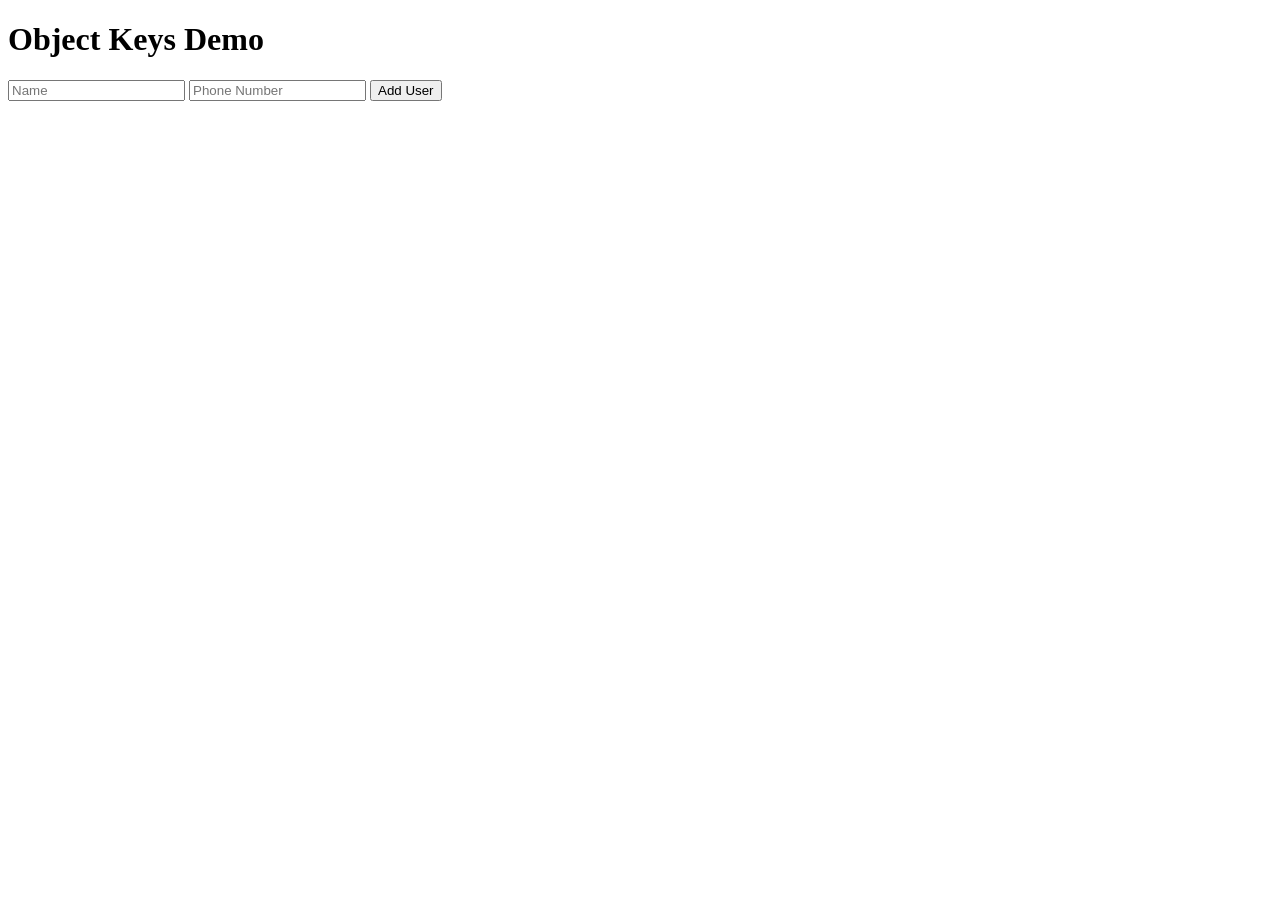
<file: join-main/index.html>
<!DOCTYPE html>
<html lang="en">

<head>
    <meta charset="UTF-8">
    <meta name="viewport" content="width=device-width, initial-scale=1.0">
    <title>Firebase Setup</title>
    <script src="./js/firebase.js"></script>
</head>

<body onload="loadUsers()">
    <h1>Object Keys Demo</h1>
    <div>
        <input type="text" id="name" placeholder="Name">
        <input type="text" id="phone" placeholder="Phone Number">
        <button onclick="addUser()">Add User</button>
    </div>
</body>

</html>
</file>
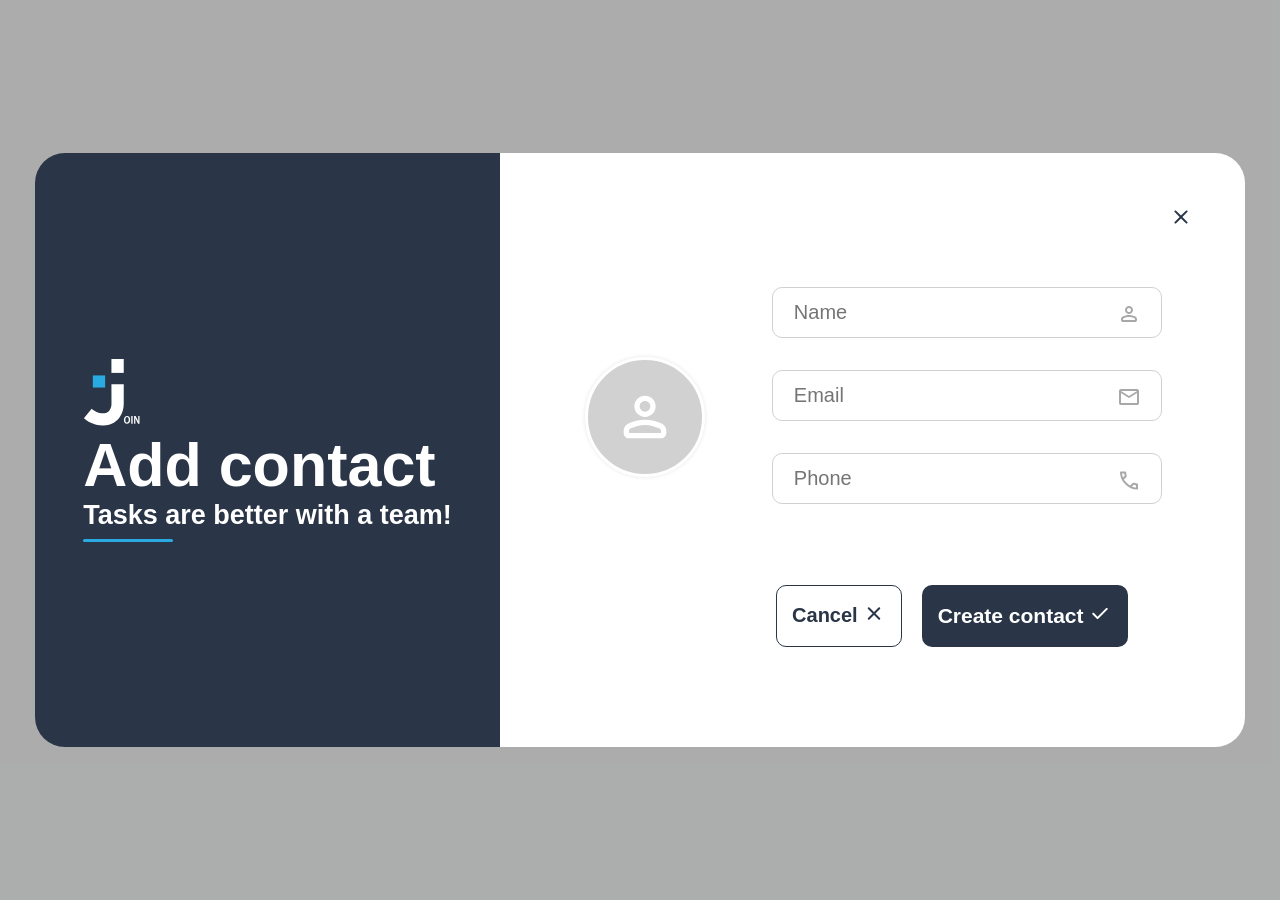
<file: addContacts.html>
<!DOCTYPE html>
<html lang="en">
<head>
    <meta charset="UTF-8">
    <meta name="viewport" content="width=device-width, initial-scale=1.0">
    <title>Document</title>
    <link rel="stylesheet" href="./styles/addContacts.css">
    <script src="./js/firebase.js"></script>
    <script src="./js/contacts.js"></script>
</head>
<body>
    <div id="" class="addContactContainer addContactContainerCenter">
        <div id="" class="popUpContainer popUpOpen">
            <div class="popUpBanner">
                <div class="popUpBannerContent">
                    <div>
                        <img class="joinLogo" src="./img/join_popup.svg" alt="">
                        <h1>Add contact</h1>
                        <p>Tasks are better with a team!</p>
                        <span class="popUpBannerContent span"></span>
                    </div>
                </div>
            </div>
            <div class="popUpContent">
                <div onclick="closePopup()" class="closePopUp addContactContainerCenter">
                    <img src="./img/close.svg" alt="">
                </div>
                <div class="popUpImg contactImg addContactContainerCenter">
                    <img src="./img/person_big.svg" alt="">
                </div>
                <div class="form">
                    <form id="" onsubmit="addUser(); closePopup();return false;" >
                        <div class="input">
                            <input id="name" class="inputInput"type="text" placeholder="Name" required >
                            <div class="iconContainer">
                                <img src="./img/person.svg" alt="Name Icon">
                            </div>
                        </div>
                        <div class="input">
                            <input id="email" class="inputInput "type="email" placeholder="Email" required >
                            <div class="iconContainer">
                                <img src="./img/mail.svg" alt="Mail Icon">
                            </div>
                        </div>
                        <div class="input">
                            <input id="phone" class="inputInput "type="number" pattern="^[0-9-+\s()]{6,16}" placeholder="Phone" required >
                            <div class="iconContainer">
                                <img src="./img/call.svg" alt="Phone Icon">
                            </div>
                        </div>
                        <div class="popUpButton">
                            <button onclick="closePopup()" id="" class="cancelButton">
                                <p>Cancel</p>
                                <div>
                                    <img src="./img/icon_cancel.svg" alt="">
                                </div>
                            </button>
                        <button class="createContactButton">
                            <p>Create contact</p>
                            <div>
                                <img src="./img/check.svg" alt="">
                            </div>
                        </button>                     
                    </div>
                    </form>
</body>
</html>
</file>
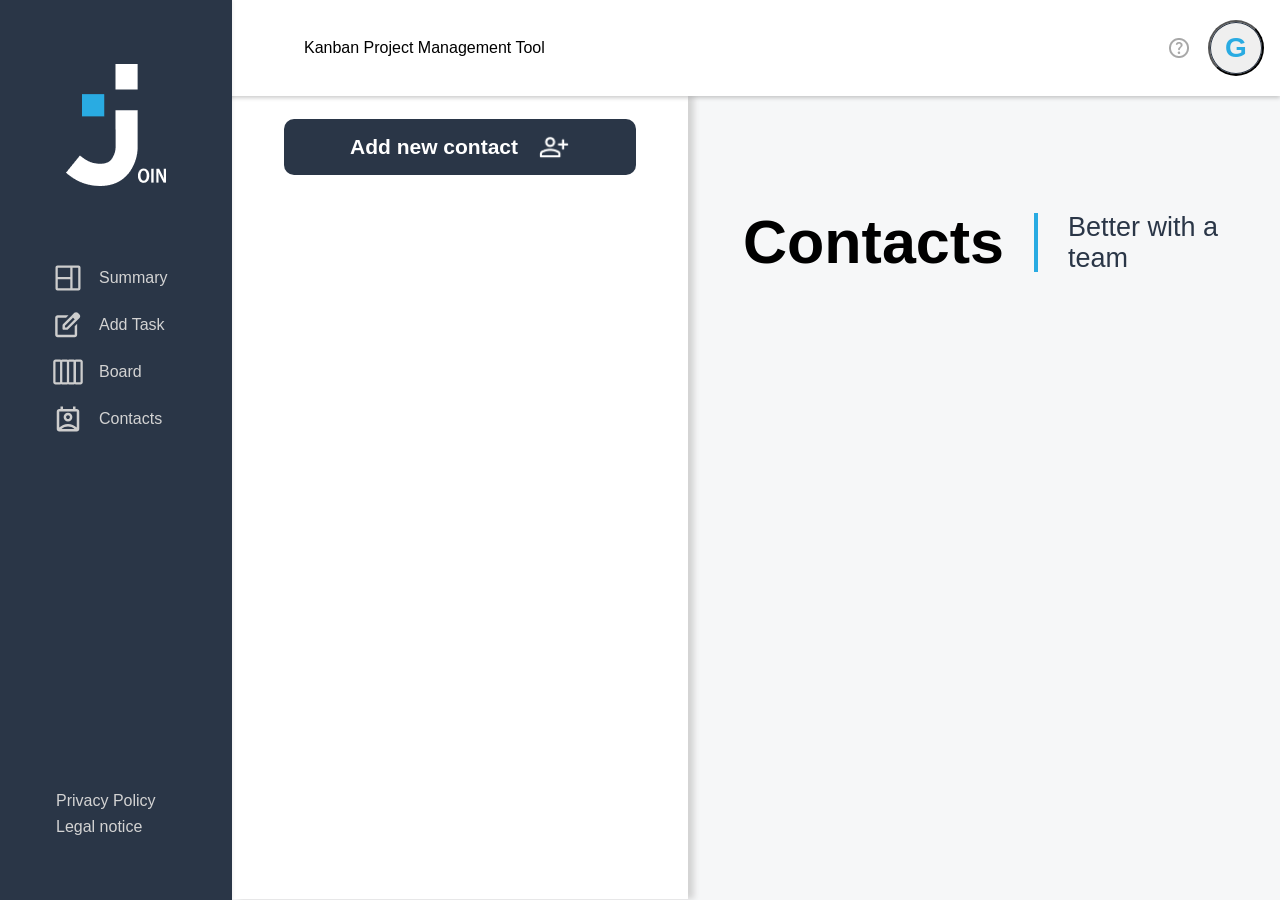
<file: contacts.html>
<!DOCTYPE html>
<html lang="en">
  <head>
    <meta charset="UTF-8" />
    <meta name="viewport" content="width=device-width, initial-scale=1.0" />
    <title>Contacts</title>
    <link rel="stylesheet" href="./styles/contacts.css" />
    <link rel="stylesheet" href="./styles/sidebarHeader.css" />
    <script src="./js/firebase.js"></script>
    <script src="./js/contacts.js"></script>
    <script src="./js/sidebarHeader.js"></script>
  </head>

  <body onload="initContacts()">
    <!-- Header and Sidebar-->
    <header class="desktop-header">
      <h1>Kanban Project Management Tool</h1>
      <div class="header-icons">
          <img src="img/contacts/help.png" alt="icon help" width="32px" height="32px">
          <button class="profile-icon openModalHeader">
              <div id="header-profile-icon" class="profile-name guest-font-size">G</div>
          </button>
      </div>
  </header>
  <dialog id="sub-menu-modal-desktop" class="sub-menu-bg">
      <div id="sub-menu" class="sub-menu sub-menu-open">
          <a class="help-link" href="./help.html">
              <div>Help</div>
          </a>
          <a href="./legalNotice.html">
              <div>Legal Notice</div>
          </a>
          <a href="./privacy.html">
              <div>Privacy Policy</div>
          </a>
          <a href="./login.html"> 
            <div>Log Out</div>
        </a>
      </div>
  </dialog>

    <aside class="sidebar desktop-sidebar">
      <div class="logo-sidebar">
        <a href="summary.html">
            <img
            class="logo-join-white"
            src="img/contacts/logo_join_white.png"
            alt="logo"
        /></a>
      </div>
      <nav class="menu-sidebar">
        <ul class="container-nav-links">
          <div class="nav-links">
            <svg width="30" height="31" viewBox="0 0 30 31" fill="none" xmlns="http://www.w3.org/2000/svg">
                <path d="M25.2273 3.46582H4.77273H4.5C3.39543 3.46582 2.5 4.36155 2.5 5.46612C2.5 5.64591 2.5 5.77328 2.5 5.80579V26.2603V26.4658C2.5 27.5704 3.39572 28.4658 4.50029 28.4658C4.64377 28.4658 4.74401 28.4658 4.77272 28.4658H25.2273C25.256 28.4658 25.3562 28.4658 25.4997 28.4658C26.6043 28.4658 27.5 27.5699 27.5 26.4653C27.5 26.3585 27.5 26.2846 27.5 26.2603V5.80576C27.5 5.77326 27.5 5.6459 27.5 5.46612C27.5 4.36155 26.6043 3.46582 25.4997 3.46582C25.3562 3.46582 25.256 3.46582 25.2273 3.46582ZM17.2727 26.2603H4.77273V17.1694H17.2727V26.2603ZM17.2727 14.8967H4.77273V5.80579L17.2727 5.80576V14.8967ZM25.2273 26.2603H19.5455V5.80579H25.2273V26.2603Z" fill="#CDCDCD"/>
            </svg>
            <li><a href="summary.html">Summary</a></li>
          </div>
          <div class="nav-links">
            <svg width="30" height="31" viewBox="0 0 30 31" fill="none" xmlns="http://www.w3.org/2000/svg">
                <mask id="mask0_69323_5227" style="mask-type:alpha" maskUnits="userSpaceOnUse" x="0" y="0" width="30" height="31">
                <rect y="0.96582" width="30" height="30" fill="#D9D9D9"/>
                </mask>
                <g mask="url(#mask0_69323_5227)">
                <path d="M4.62652 28.1682C3.95579 28.1682 3.38161 27.9294 2.90396 27.4517C2.42632 26.9741 2.1875 26.3999 2.1875 25.7292V8.65599C2.1875 7.98526 2.42632 7.41107 2.90396 6.93343C3.38161 6.45578 3.95579 6.21696 4.62652 6.21696H15.5107L13.0716 8.65599H4.62652V25.7292H21.6997V17.2535L24.1387 14.8145V25.7292C24.1387 26.3999 23.8999 26.9741 23.4223 27.4517C22.9446 27.9294 22.3704 28.1682 21.6997 28.1682H4.62652ZM18.2546 6.91818L19.9924 8.6255L11.9436 16.6743V18.4121H13.6509L21.7302 10.3328L23.468 12.0401L15.3887 20.1194C15.1651 20.343 14.906 20.5208 14.6113 20.6529C14.3166 20.7851 14.0066 20.8511 13.6814 20.8511H10.7241C10.3786 20.8511 10.0889 20.7342 9.85518 20.5005C9.62144 20.2668 9.50457 19.9771 9.50457 19.6316V16.6743C9.50457 16.3491 9.56555 16.0391 9.6875 15.7444C9.80945 15.4497 9.98222 15.1905 10.2058 14.967L18.2546 6.91818ZM23.468 12.0401L18.2546 6.91818L21.3034 3.8694C21.7912 3.3816 22.3755 3.1377 23.0564 3.1377C23.7373 3.1377 24.3115 3.3816 24.779 3.8694L26.4863 5.60721C26.9538 6.07469 27.1875 6.64379 27.1875 7.31452C27.1875 7.98526 26.9538 8.55436 26.4863 9.02184L23.468 12.0401Z" fill="#CDCDCD"/>
                </g>
            </svg>
            <li><a href="task.html">Add Task</a></li>
          </div>
          <div class="nav-links">
            <svg width="30" height="31" viewBox="0 0 30 31" fill="none" xmlns="http://www.w3.org/2000/svg">
                <path d="M22.9546 5.73855L22.9546 26.1929C22.954 26.7955 22.7143 27.3732 22.2882 27.7993C21.8622 28.2253 21.2844 28.465 20.6819 28.4656L16.1365 28.4656C15.5339 28.465 14.9562 28.2253 14.5301 27.7993C14.104 27.3732 13.8644 26.7955 13.8638 26.1929L13.8638 5.73855C13.8644 5.13597 14.104 4.55825 14.5301 4.13217C14.9562 3.70608 15.5339 3.46644 16.1365 3.46584L20.6819 3.46584C21.2844 3.46644 21.8622 3.70608 22.2882 4.13217C22.7143 4.55825 22.954 5.13597 22.9546 5.73855ZM16.1365 26.1929L20.6819 26.1929L20.6819 5.73855L16.1365 5.73855L16.1365 26.1929ZM16.1365 5.73855L16.1365 26.1929C16.1359 26.7955 15.8962 27.3731 15.4701 27.7992C15.0441 28.2253 14.4663 28.4649 13.8638 28.4655L9.31835 28.4655C8.71578 28.4649 8.13806 28.2253 7.71197 27.7992C7.28589 27.3731 7.04625 26.7954 7.04565 26.1928L7.04565 5.73852C7.04625 5.13595 7.28589 4.55823 7.71197 4.13214C8.13806 3.70606 8.71578 3.46642 9.31835 3.46582L13.8638 3.46582C14.4663 3.46642 15.0441 3.70606 15.4701 4.13214C15.8962 4.55823 16.1359 5.13597 16.1365 5.73855ZM9.31835 26.1928L13.8638 26.1929L13.8638 5.73855L9.31835 5.73852L9.31835 26.1928ZM9.31835 5.73852L9.31835 26.1928C9.31775 26.7954 9.07811 27.3731 8.65203 27.7992C8.22594 28.2253 7.64822 28.4649 7.04565 28.4656L2.50024 28.4656C1.89767 28.4649 1.31995 28.2253 0.893863 27.7992C0.467779 27.3731 0.228141 26.7954 0.227539 26.1928L0.227538 5.73852C0.22814 5.13595 0.467778 4.55823 0.893862 4.13214C1.31995 3.70606 1.89767 3.46642 2.50024 3.46582L7.04565 3.46582C7.64822 3.46642 8.22594 3.70606 8.65203 4.13214C9.07811 4.55823 9.31775 5.13595 9.31835 5.73852ZM2.50024 26.1928L7.04565 26.1928L7.04565 5.73852L2.50024 5.73852L2.50024 26.1928Z" fill="#CDCDCD"/>
                <path d="M29.7727 5.7388L29.7727 26.1931C29.7721 26.7957 29.5324 27.3734 29.1064 27.7995C28.6803 28.2256 28.1026 28.4652 27.5 28.4658L22.9546 28.4658C22.352 28.4652 21.7743 28.2256 21.3482 27.7995C20.9221 27.3734 20.6825 26.7955 20.6819 26.1929L20.6819 5.73855C20.6825 5.13597 20.9221 4.5585 21.3482 4.13242C21.7743 3.70633 22.352 3.4667 22.9546 3.46609L27.5 3.46609C28.1026 3.4667 28.6803 3.70633 29.1064 4.13242C29.5324 4.5585 29.7721 5.13622 29.7727 5.7388ZM22.9546 26.1929L27.5 26.1931L27.5 5.7388L22.9546 5.73855L22.9546 26.1929Z" fill="#CDCDCD"/>
            </svg>                
            <li><a href="board.html">Board</a></li>
          </div>
          <div class="nav-links">
            <svg width="30" height="31" viewBox="0 0 30 31" fill="none" xmlns="http://www.w3.org/2000/svg">
                <mask id="mask0_69323_5230" style="mask-type:alpha" maskUnits="userSpaceOnUse" x="0" y="0" width="30" height="31">
                <rect y="0.96582" width="30" height="30" fill="#D9D9D9"/>
                </mask>
                <g mask="url(#mask0_69323_5230)">
                <path d="M15 23.4658C13.8333 23.4658 12.7188 23.6481 11.6563 24.0127C10.5938 24.3773 9.625 24.9242 8.75 25.6533V25.9658H21.25V25.6533C20.375 24.9242 19.4062 24.3773 18.3438 24.0127C17.2812 23.6481 16.1667 23.4658 15 23.4658ZM6.25 24.5283C7.375 23.4242 8.68229 22.5544 10.1719 21.9189C11.6615 21.2835 13.2708 20.9658 15 20.9658C16.7292 20.9658 18.3385 21.2835 19.8281 21.9189C21.3177 22.5544 22.625 23.4242 23.75 24.5283V8.46582H6.25V24.5283ZM15 18.4658C13.7917 18.4658 12.7604 18.0387 11.9062 17.1846C11.0521 16.3304 10.625 15.2992 10.625 14.0908C10.625 12.8825 11.0521 11.8512 11.9062 10.9971C12.7604 10.1429 13.7917 9.71582 15 9.71582C16.2083 9.71582 17.2396 10.1429 18.0938 10.9971C18.9479 11.8512 19.375 12.8825 19.375 14.0908C19.375 15.2992 18.9479 16.3304 18.0938 17.1846C17.2396 18.0387 16.2083 18.4658 15 18.4658ZM15 15.9658C15.5208 15.9658 15.9635 15.7835 16.3281 15.4189C16.6927 15.0544 16.875 14.6117 16.875 14.0908C16.875 13.57 16.6927 13.1273 16.3281 12.7627C15.9635 12.3981 15.5208 12.2158 15 12.2158C14.4792 12.2158 14.0365 12.3981 13.6719 12.7627C13.3073 13.1273 13.125 13.57 13.125 14.0908C13.125 14.6117 13.3073 15.0544 13.6719 15.4189C14.0365 15.7835 14.4792 15.9658 15 15.9658ZM6.25 28.4658C5.5625 28.4658 4.97396 28.221 4.48438 27.7314C3.99479 27.2419 3.75 26.6533 3.75 25.9658V8.46582C3.75 7.77832 3.99479 7.18978 4.48438 6.7002C4.97396 6.21061 5.5625 5.96582 6.25 5.96582H7.5V3.46582H10V5.96582H20V3.46582H22.5V5.96582H23.75C24.4375 5.96582 25.026 6.21061 25.5156 6.7002C26.0052 7.18978 26.25 7.77832 26.25 8.46582V25.9658C26.25 26.6533 26.0052 27.2419 25.5156 27.7314C25.026 28.221 24.4375 28.4658 23.75 28.4658H6.25Z" fill="#CDCDCD"/>
                </g>
            </svg>
            <li><a href="contacts.html">Contacts</a></li>
          </div>
        </ul>
      </nav>
      <nav>
        <ul>
          <div class="nav-links-footer">
            <li><a href="privacy.html">Privacy Policy</a></li>
            <li><a href="legalNotice.html">Legal notice</a></li>
          </div>
        </ul>
      </nav>
    </aside>

     <!--Mobile Header-->
     <header class="mobile-header">
      <a href="summary.html"><img class="logo-join-mobile" src="img/contacts/logo_blue_mobile.png" alt="logo"></a>
      <button class="profile-icon openModalHeader">
          <div id="header-profile-icon" class="profile-name guest-font-size">G</div>
      </button>
  </header>
  <dialog id="sub-menu-modal-mobile" class="sub-menu-bg">
      <div id="sub-menu" class="sub-menu sub-menu-open">
          <a class="help-link" href="./help.html">
              <div>Help</div>
          </a>
          <a href="./legalNotice.html">
              <div>Legal Notice</div>
          </a>
          <a href="./privacy.html">
              <div>Privacy Policy</div>
          </a>
          <a href="./login.html"> 
              <div>Log Out</div>
          </a>
      </div>
  </dialog>

<!--Mobile Navbar-->
<nav class="mobile-nav">
    <ul class="container-nav-links">
        <a href="summary.html">
        <div class="nav-links">
            <svg width="30" height="31" viewBox="0 0 30 31" fill="none" xmlns="http://www.w3.org/2000/svg">
                <path d="M25.2273 3.46582H4.77273H4.5C3.39543 3.46582 2.5 4.36155 2.5 5.46612C2.5 5.64591 2.5 5.77328 2.5 5.80579V26.2603V26.4658C2.5 27.5704 3.39572 28.4658 4.50029 28.4658C4.64377 28.4658 4.74401 28.4658 4.77272 28.4658H25.2273C25.256 28.4658 25.3562 28.4658 25.4997 28.4658C26.6043 28.4658 27.5 27.5699 27.5 26.4653C27.5 26.3585 27.5 26.2846 27.5 26.2603V5.80576C27.5 5.77326 27.5 5.6459 27.5 5.46612C27.5 4.36155 26.6043 3.46582 25.4997 3.46582C25.3562 3.46582 25.256 3.46582 25.2273 3.46582ZM17.2727 26.2603H4.77273V17.1694H17.2727V26.2603ZM17.2727 14.8967H4.77273V5.80579L17.2727 5.80576V14.8967ZM25.2273 26.2603H19.5455V5.80579H25.2273V26.2603Z" fill="#CDCDCD"/>
            </svg>
            <li>Summary</li>
        </div>
        </a>
        <a href="task.html">
        <div class="nav-links">
            <svg width="30" height="31" viewBox="0 0 30 31" fill="none" xmlns="http://www.w3.org/2000/svg">
                <mask id="mask0_69323_5227" style="mask-type:alpha" maskUnits="userSpaceOnUse" x="0" y="0" width="30" height="31">
                <rect y="0.96582" width="30" height="30" fill="#D9D9D9"/>
                </mask>
                <g mask="url(#mask0_69323_5227)">
                <path d="M4.62652 28.1682C3.95579 28.1682 3.38161 27.9294 2.90396 27.4517C2.42632 26.9741 2.1875 26.3999 2.1875 25.7292V8.65599C2.1875 7.98526 2.42632 7.41107 2.90396 6.93343C3.38161 6.45578 3.95579 6.21696 4.62652 6.21696H15.5107L13.0716 8.65599H4.62652V25.7292H21.6997V17.2535L24.1387 14.8145V25.7292C24.1387 26.3999 23.8999 26.9741 23.4223 27.4517C22.9446 27.9294 22.3704 28.1682 21.6997 28.1682H4.62652ZM18.2546 6.91818L19.9924 8.6255L11.9436 16.6743V18.4121H13.6509L21.7302 10.3328L23.468 12.0401L15.3887 20.1194C15.1651 20.343 14.906 20.5208 14.6113 20.6529C14.3166 20.7851 14.0066 20.8511 13.6814 20.8511H10.7241C10.3786 20.8511 10.0889 20.7342 9.85518 20.5005C9.62144 20.2668 9.50457 19.9771 9.50457 19.6316V16.6743C9.50457 16.3491 9.56555 16.0391 9.6875 15.7444C9.80945 15.4497 9.98222 15.1905 10.2058 14.967L18.2546 6.91818ZM23.468 12.0401L18.2546 6.91818L21.3034 3.8694C21.7912 3.3816 22.3755 3.1377 23.0564 3.1377C23.7373 3.1377 24.3115 3.3816 24.779 3.8694L26.4863 5.60721C26.9538 6.07469 27.1875 6.64379 27.1875 7.31452C27.1875 7.98526 26.9538 8.55436 26.4863 9.02184L23.468 12.0401Z" fill="#CDCDCD"/>
                </g>
            </svg>
            <li>Add Task</li>
        </div>
        </a>
        <a href="board.html">        
        <div class="nav-links">
            <svg width="30" height="31" viewBox="0 0 30 31" fill="none" xmlns="http://www.w3.org/2000/svg">
                <path d="M22.9546 5.73855L22.9546 26.1929C22.954 26.7955 22.7143 27.3732 22.2882 27.7993C21.8622 28.2253 21.2844 28.465 20.6819 28.4656L16.1365 28.4656C15.5339 28.465 14.9562 28.2253 14.5301 27.7993C14.104 27.3732 13.8644 26.7955 13.8638 26.1929L13.8638 5.73855C13.8644 5.13597 14.104 4.55825 14.5301 4.13217C14.9562 3.70608 15.5339 3.46644 16.1365 3.46584L20.6819 3.46584C21.2844 3.46644 21.8622 3.70608 22.2882 4.13217C22.7143 4.55825 22.954 5.13597 22.9546 5.73855ZM16.1365 26.1929L20.6819 26.1929L20.6819 5.73855L16.1365 5.73855L16.1365 26.1929ZM16.1365 5.73855L16.1365 26.1929C16.1359 26.7955 15.8962 27.3731 15.4701 27.7992C15.0441 28.2253 14.4663 28.4649 13.8638 28.4655L9.31835 28.4655C8.71578 28.4649 8.13806 28.2253 7.71197 27.7992C7.28589 27.3731 7.04625 26.7954 7.04565 26.1928L7.04565 5.73852C7.04625 5.13595 7.28589 4.55823 7.71197 4.13214C8.13806 3.70606 8.71578 3.46642 9.31835 3.46582L13.8638 3.46582C14.4663 3.46642 15.0441 3.70606 15.4701 4.13214C15.8962 4.55823 16.1359 5.13597 16.1365 5.73855ZM9.31835 26.1928L13.8638 26.1929L13.8638 5.73855L9.31835 5.73852L9.31835 26.1928ZM9.31835 5.73852L9.31835 26.1928C9.31775 26.7954 9.07811 27.3731 8.65203 27.7992C8.22594 28.2253 7.64822 28.4649 7.04565 28.4656L2.50024 28.4656C1.89767 28.4649 1.31995 28.2253 0.893863 27.7992C0.467779 27.3731 0.228141 26.7954 0.227539 26.1928L0.227538 5.73852C0.22814 5.13595 0.467778 4.55823 0.893862 4.13214C1.31995 3.70606 1.89767 3.46642 2.50024 3.46582L7.04565 3.46582C7.64822 3.46642 8.22594 3.70606 8.65203 4.13214C9.07811 4.55823 9.31775 5.13595 9.31835 5.73852ZM2.50024 26.1928L7.04565 26.1928L7.04565 5.73852L2.50024 5.73852L2.50024 26.1928Z" fill="#CDCDCD"/>
                <path d="M29.7727 5.7388L29.7727 26.1931C29.7721 26.7957 29.5324 27.3734 29.1064 27.7995C28.6803 28.2256 28.1026 28.4652 27.5 28.4658L22.9546 28.4658C22.352 28.4652 21.7743 28.2256 21.3482 27.7995C20.9221 27.3734 20.6825 26.7955 20.6819 26.1929L20.6819 5.73855C20.6825 5.13597 20.9221 4.5585 21.3482 4.13242C21.7743 3.70633 22.352 3.4667 22.9546 3.46609L27.5 3.46609C28.1026 3.4667 28.6803 3.70633 29.1064 4.13242C29.5324 4.5585 29.7721 5.13622 29.7727 5.7388ZM22.9546 26.1929L27.5 26.1931L27.5 5.7388L22.9546 5.73855L22.9546 26.1929Z" fill="#CDCDCD"/>
            </svg>  
            <li>Board</li>
        </div>
        </a>
        <a href="contacts.html">        
        <div class="nav-links">
            <svg width="30" height="31" viewBox="0 0 30 31" fill="none" xmlns="http://www.w3.org/2000/svg">
                <mask id="mask0_69323_5230" style="mask-type:alpha" maskUnits="userSpaceOnUse" x="0" y="0" width="30" height="31">
                <rect y="0.96582" width="30" height="30" fill="#D9D9D9"/>
                </mask>
                <g mask="url(#mask0_69323_5230)">
                <path d="M15 23.4658C13.8333 23.4658 12.7188 23.6481 11.6563 24.0127C10.5938 24.3773 9.625 24.9242 8.75 25.6533V25.9658H21.25V25.6533C20.375 24.9242 19.4062 24.3773 18.3438 24.0127C17.2812 23.6481 16.1667 23.4658 15 23.4658ZM6.25 24.5283C7.375 23.4242 8.68229 22.5544 10.1719 21.9189C11.6615 21.2835 13.2708 20.9658 15 20.9658C16.7292 20.9658 18.3385 21.2835 19.8281 21.9189C21.3177 22.5544 22.625 23.4242 23.75 24.5283V8.46582H6.25V24.5283ZM15 18.4658C13.7917 18.4658 12.7604 18.0387 11.9062 17.1846C11.0521 16.3304 10.625 15.2992 10.625 14.0908C10.625 12.8825 11.0521 11.8512 11.9062 10.9971C12.7604 10.1429 13.7917 9.71582 15 9.71582C16.2083 9.71582 17.2396 10.1429 18.0938 10.9971C18.9479 11.8512 19.375 12.8825 19.375 14.0908C19.375 15.2992 18.9479 16.3304 18.0938 17.1846C17.2396 18.0387 16.2083 18.4658 15 18.4658ZM15 15.9658C15.5208 15.9658 15.9635 15.7835 16.3281 15.4189C16.6927 15.0544 16.875 14.6117 16.875 14.0908C16.875 13.57 16.6927 13.1273 16.3281 12.7627C15.9635 12.3981 15.5208 12.2158 15 12.2158C14.4792 12.2158 14.0365 12.3981 13.6719 12.7627C13.3073 13.1273 13.125 13.57 13.125 14.0908C13.125 14.6117 13.3073 15.0544 13.6719 15.4189C14.0365 15.7835 14.4792 15.9658 15 15.9658ZM6.25 28.4658C5.5625 28.4658 4.97396 28.221 4.48438 27.7314C3.99479 27.2419 3.75 26.6533 3.75 25.9658V8.46582C3.75 7.77832 3.99479 7.18978 4.48438 6.7002C4.97396 6.21061 5.5625 5.96582 6.25 5.96582H7.5V3.46582H10V5.96582H20V3.46582H22.5V5.96582H23.75C24.4375 5.96582 25.026 6.21061 25.5156 6.7002C26.0052 7.18978 26.25 7.77832 26.25 8.46582V25.9658C26.25 26.6533 26.0052 27.2419 25.5156 27.7314C25.026 28.221 24.4375 28.4658 23.75 28.4658H6.25Z" fill="#CDCDCD"/>
                </g>
            </svg>
            <li>Contacts</li>
        </div>
        </a>
    </ul>
</nav>

<!-- End of Header und Sidebar-->

     <!-- CONTACTS -->
     <div class="contacts-main-container">
      <div id="add-contact-containerID" class="add-contact-container">
          <button id="add-contact-ButtonID" onclick="addNewUser()" class="add-contact">
              <p class="add-button-text">Add new contact</p>
              <img class="person-add-png" src="./design/personAdd.png" alt="" />
          </button>
      </div>
      <section id="contact-list" class="contact-list"></section>

      <div id="back-arrow-on-responsiveID" onclick="showContactListAgainInResponsiveMode()" class="back-arrow-on-responsive d-none">
        <img src="./img/back-arrow.svg" alt="left arrow">
      </div>

      <section id="display-contact-headerID" class="display-contact-header">
          <h1 class="h1Contacts">Contacts</h1>
          <div class="border-vertical"></div>
          <span class="span-txt">Better with a team</span>
      </section>
      <section id="display-contactID" class="d-none display-contact">
          <div class="contact-name-main-container">
              <div class="ellipse-container">
                  <div id="ellipse" class="ellipse"></div>
              </div>
              <div class="contact-name-container">
                  <div class="contact-name">
                      <span class="span-contact-name" id="contact-name"></span>
                      <div class="edit-delete-container">
                          <div class="edit" onclick="editUserPopup()">
                              <img class="edit-icon" src="./img/edit.png" alt="edit.png" />Edit
                          </div>
                          <div onclick="deleteUser(getUserId(users[currentUser].email))" class="delete">
                              <img class="delete-icon" src="./img/delete.png" alt="delete.png" />Delete
                          </div>
                      </div>
                  </div>
              </div>
          </div>
          <div class="contact-information-container">
              <span class="contact-information-txt">Contact Information</span>
          </div>
          <div class="email-and-phone-container">
              <div class="email-container">
                  <span class="email-headtxt">Email</span>
                  <span id="contact-email" class="email"></span>
              </div>
              <div class="phone-container">
                  <span class="phone-headtxt">Phone</span>
                  <span id="contact-phone" class="phone"></span>
              </div>
          </div>
      </section>
  </div>

    <div id="popup" class="popup">
            <span class="close" onclick="closePopup()">&times;</span>
            <div id="popup-body"></div>
    </div>
  </body>
</html>
</file>
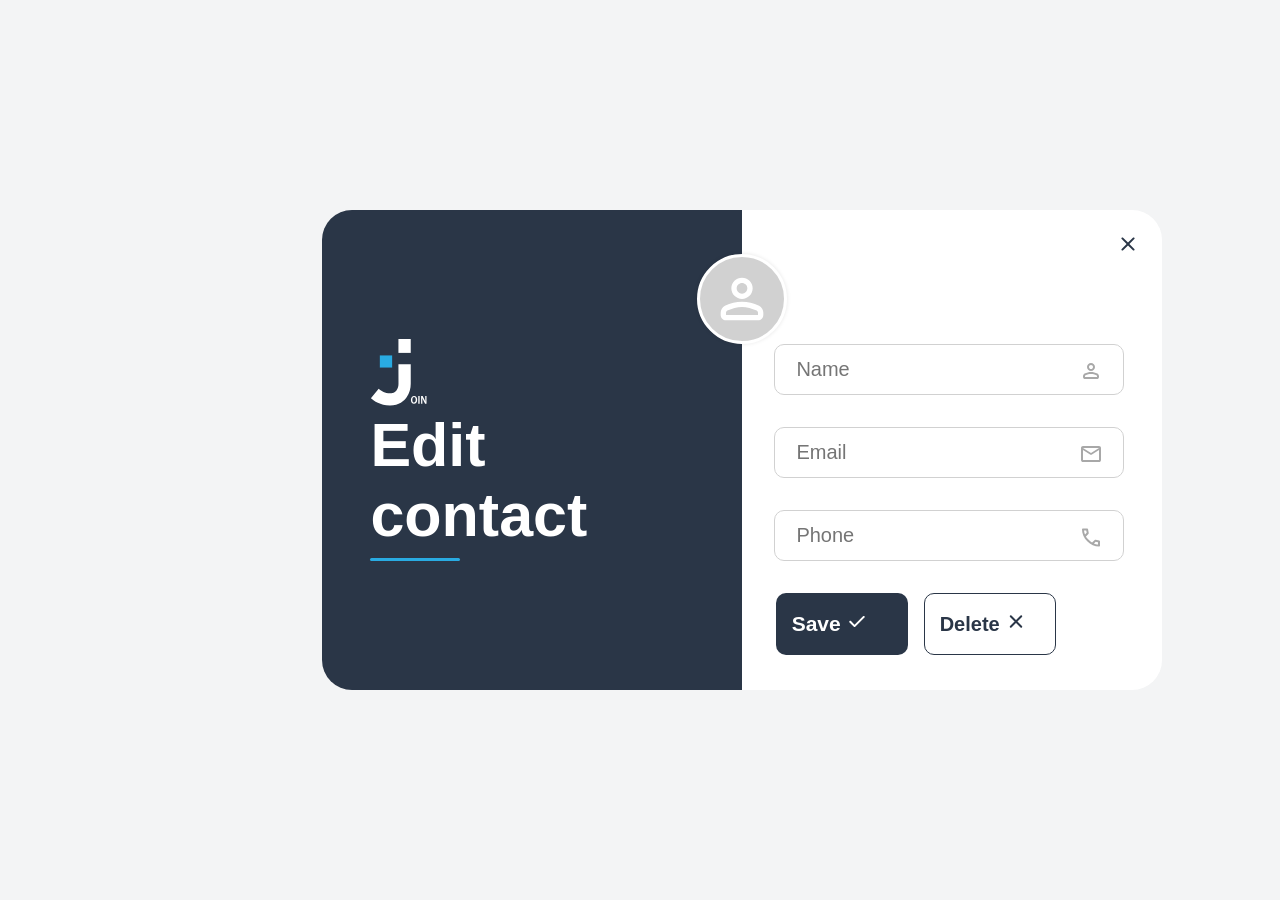
<file: editContacts.html>
<!DOCTYPE html>
<html lang="en">
<head>
    <meta charset="UTF-8">
    <meta name="viewport" content="width=device-width, initial-scale=1.0">
    <title>Edit Contact</title>
    <link rel="stylesheet" href="./styles/editContacts.css">
    <script src="./js/firebase.js"></script>
    <script src="./js/contacts.js"></script>
</head>
<body>
    <div id="" class="addContactContainer addContactContainerCenter">
        <div id="" class="popUpContainer popUpOpen">
            <div class="popUpBanner">
                <div class="popUpBannerContent">
                    <div>
                        <img class="joinPopupImg" src="./img/join_popup.svg" alt="">
                        <h1>Edit contact</h1>
                        <span class="popUpBannerContent span"></span>
                    </div>
                </div>
            </div>
            <div class="popUpContent">
                <div onclick="closePopup()" class="closePopUp addContactContainerCenter">
                    <img src="./img/close.svg" alt="">
                </div>
                <div class="popUpImg contactImg addContactContainerCenter">
                    <img class="personImgOnPopUp" src="./img/person_big.svg" alt="">
                </div>
                <div class="form">
                    <form id="" onsubmit="editUser(users[currentUser].id, users[currentUser]); return false;">
                        <div class="input">
                            <input id="name" class="inputInput" type="text" placeholder="Name" required>
                            <div class="iconContainer">
                                <img src="./img/person.svg" alt="Name Icon">
                            </div>
                        </div>
                        <div class="input">
                            <input id="email" class="inputInput" type="email" placeholder="Email" required>
                            <div class="iconContainer">
                                <img src="./img/mail.svg" alt="Mail Icon">
                            </div>
                        </div>
                        <div class="input">
                            <input id="phone" class="inputInput" type="number" pattern="^[0-9-+\s()]{6,16}" placeholder="Phone" required>
                            <div class="iconContainer">
                                <img src="./img/call.svg" alt="Phone Icon">
                            </div>
                        </div>
                        <div class="popUpButton">
                        <button class="createContactButton">
                            <p>Save</p>
                            <div>
                                <img class="checkSVG" src="./img/check.svg" alt="">
                            </div>
                        </button>
                        <button onclick="deleteUser()" id="" class="cancelButton">
                            <p>Delete</p>
                            <div>
                                <img class="crossSVG" src="./img/icon_cancel.svg" alt="">
                            </div>
                        </button>
                    </div>
                    </form>            
</body>
</html>
</file>
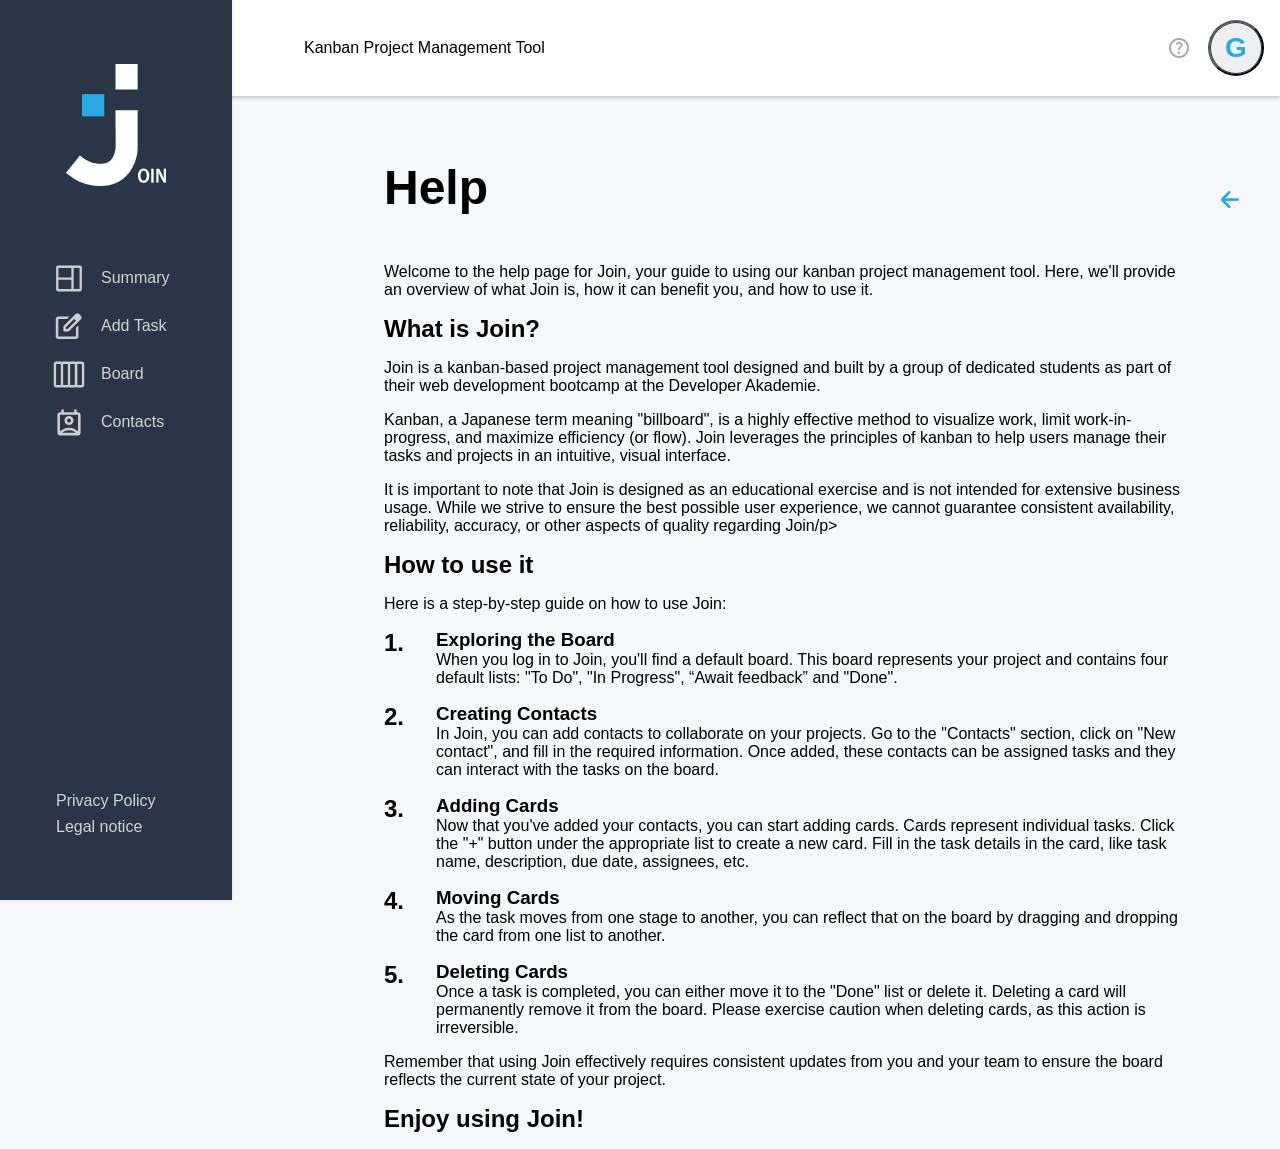
<file: help.html>
<!DOCTYPE html>
<html lang="en">
<head>
    <meta charset="UTF-8">
    <meta name="viewport" content="width=device-width, initial-scale=1.0">
    <title>Privacy Policy</title>
    <link rel="stylesheet" href="./styles/sidebarHeader.css">
    <script src="./js/sidebarHeader.js"></script>
</head>
<body>
    <!-- Header und Sidebar-->
    <header class="desktop-header">
        <h1>Kanban Project Management Tool</h1>
        <div class="header-icons">
            <img src="img/contacts/help.png" alt="icon help" width="32px" height="32px">
            <button class="profile-icon openModalHeader">
                <div id="header-profile-icon" class="profile-name guest-font-size">G</div>
            </button>
        </div>
    </header>
    <dialog id="sub-menu-modal-desktop" class="sub-menu-bg">
        <div id="sub-menu" class="sub-menu sub-menu-open">
            <a class="help-link" href="./help.html">
                <div>Help</div>
            </a>
            <a href="./legalNotice.html">
                <div>Legal Notice</div>
            </a>
            <a href="./privacy.html">
                <div>Privacy Policy</div>
            </a>
            <a href="./login.html"> 
                <div>Log Out</div>
            </a>
        </div>
    </dialog>

    <aside class="sidebar desktop-sidebar">
        <div class="logo-sidebar">
            <a href="summary.html"><img class="logo-join-white" src="img/contacts/logo_join_white.png" alt="logo"></a>
        </div>
        <nav class="menu-sidebar">
            <ul class="container-nav-links">
                <div class="nav-links">
                    <img class="nav-icons" src="img/contacts/summary_icon.svg" alt="icon summary">
                    <li><a href="summary.html">Summary</a></li>
                </div>
                <div class="nav-links">
                    <img class="nav-icons" src="img/contacts/addTask_icon.svg" alt="icon add task">
                    <li><a href="task.html">Add Task</a></li>
                </div>
                <div class="nav-links">
                    <img class="nav-icons" src="img/contacts/board_icon.svg" alt="icon board">
                    <li><a href="board.html">Board</a></li>
                </div>
                <div class="nav-links">
                    <img class="nav-icons" src="img/contacts/contacts_icon.svg" alt="contacts">
                    <li><a href="contacts.html">Contacts</a></li>
                </div>
            </ul>
        </nav>
        <nav>
            <ul>
                <div class="nav-links-footer">
                    <li><a href="privacy.html">Privacy Policy</a></li>
                    <li><a href="legalNotice.html">Legal notice</a></li>
                </div>
            </ul>
        </nav>
    </aside>

     <!--Mobile Header-->
     <header class="mobile-header">
        <a href="summary.html"><img class="logo-join-mobile" src="img/contacts/logo_blue_mobile.png" alt="logo"></a>
        <button class="profile-icon openModalHeader">
            <div id="header-profile-icon" class="profile-name guest-font-size">G</div>
        </button>
    </header>
    <dialog id="sub-menu-modal-mobile" class="sub-menu-bg">
        <div id="sub-menu" class="sub-menu sub-menu-open">
            <a class="help-link" href="./help.html">
                <div>Help</div>
            </a>
            <a href="./legalNotice.html">
                <div>Legal Notice</div>
            </a>
            <a href="./privacy.html">
                <div>Privacy Policy</div>
            </a>
            <a href="./login.html"> 
                <div>Log Out</div>
            </a>
        </div>
    </dialog>

  <!--Mobile Navbar-->
  <nav class="mobile-nav">
      <ul class="container-nav-links">
          <a href="summary.html">
          <div class="nav-links">
              <svg width="30" height="31" viewBox="0 0 30 31" fill="none" xmlns="http://www.w3.org/2000/svg">
                  <path d="M25.2273 3.46582H4.77273H4.5C3.39543 3.46582 2.5 4.36155 2.5 5.46612C2.5 5.64591 2.5 5.77328 2.5 5.80579V26.2603V26.4658C2.5 27.5704 3.39572 28.4658 4.50029 28.4658C4.64377 28.4658 4.74401 28.4658 4.77272 28.4658H25.2273C25.256 28.4658 25.3562 28.4658 25.4997 28.4658C26.6043 28.4658 27.5 27.5699 27.5 26.4653C27.5 26.3585 27.5 26.2846 27.5 26.2603V5.80576C27.5 5.77326 27.5 5.6459 27.5 5.46612C27.5 4.36155 26.6043 3.46582 25.4997 3.46582C25.3562 3.46582 25.256 3.46582 25.2273 3.46582ZM17.2727 26.2603H4.77273V17.1694H17.2727V26.2603ZM17.2727 14.8967H4.77273V5.80579L17.2727 5.80576V14.8967ZM25.2273 26.2603H19.5455V5.80579H25.2273V26.2603Z" fill="#CDCDCD"/>
              </svg>
              <li>Summary</li>
          </div>
          </a>
          <a href="task.html">
          <div class="nav-links">
              <svg width="30" height="31" viewBox="0 0 30 31" fill="none" xmlns="http://www.w3.org/2000/svg">
                  <mask id="mask0_69323_5227" style="mask-type:alpha" maskUnits="userSpaceOnUse" x="0" y="0" width="30" height="31">
                  <rect y="0.96582" width="30" height="30" fill="#D9D9D9"/>
                  </mask>
                  <g mask="url(#mask0_69323_5227)">
                  <path d="M4.62652 28.1682C3.95579 28.1682 3.38161 27.9294 2.90396 27.4517C2.42632 26.9741 2.1875 26.3999 2.1875 25.7292V8.65599C2.1875 7.98526 2.42632 7.41107 2.90396 6.93343C3.38161 6.45578 3.95579 6.21696 4.62652 6.21696H15.5107L13.0716 8.65599H4.62652V25.7292H21.6997V17.2535L24.1387 14.8145V25.7292C24.1387 26.3999 23.8999 26.9741 23.4223 27.4517C22.9446 27.9294 22.3704 28.1682 21.6997 28.1682H4.62652ZM18.2546 6.91818L19.9924 8.6255L11.9436 16.6743V18.4121H13.6509L21.7302 10.3328L23.468 12.0401L15.3887 20.1194C15.1651 20.343 14.906 20.5208 14.6113 20.6529C14.3166 20.7851 14.0066 20.8511 13.6814 20.8511H10.7241C10.3786 20.8511 10.0889 20.7342 9.85518 20.5005C9.62144 20.2668 9.50457 19.9771 9.50457 19.6316V16.6743C9.50457 16.3491 9.56555 16.0391 9.6875 15.7444C9.80945 15.4497 9.98222 15.1905 10.2058 14.967L18.2546 6.91818ZM23.468 12.0401L18.2546 6.91818L21.3034 3.8694C21.7912 3.3816 22.3755 3.1377 23.0564 3.1377C23.7373 3.1377 24.3115 3.3816 24.779 3.8694L26.4863 5.60721C26.9538 6.07469 27.1875 6.64379 27.1875 7.31452C27.1875 7.98526 26.9538 8.55436 26.4863 9.02184L23.468 12.0401Z" fill="#CDCDCD"/>
                  </g>
              </svg>
              <li>Add Task</li>
          </div>
          </a>
          <a href="board.html">        
          <div class="nav-links">
              <svg width="30" height="31" viewBox="0 0 30 31" fill="none" xmlns="http://www.w3.org/2000/svg">
                  <path d="M22.9546 5.73855L22.9546 26.1929C22.954 26.7955 22.7143 27.3732 22.2882 27.7993C21.8622 28.2253 21.2844 28.465 20.6819 28.4656L16.1365 28.4656C15.5339 28.465 14.9562 28.2253 14.5301 27.7993C14.104 27.3732 13.8644 26.7955 13.8638 26.1929L13.8638 5.73855C13.8644 5.13597 14.104 4.55825 14.5301 4.13217C14.9562 3.70608 15.5339 3.46644 16.1365 3.46584L20.6819 3.46584C21.2844 3.46644 21.8622 3.70608 22.2882 4.13217C22.7143 4.55825 22.954 5.13597 22.9546 5.73855ZM16.1365 26.1929L20.6819 26.1929L20.6819 5.73855L16.1365 5.73855L16.1365 26.1929ZM16.1365 5.73855L16.1365 26.1929C16.1359 26.7955 15.8962 27.3731 15.4701 27.7992C15.0441 28.2253 14.4663 28.4649 13.8638 28.4655L9.31835 28.4655C8.71578 28.4649 8.13806 28.2253 7.71197 27.7992C7.28589 27.3731 7.04625 26.7954 7.04565 26.1928L7.04565 5.73852C7.04625 5.13595 7.28589 4.55823 7.71197 4.13214C8.13806 3.70606 8.71578 3.46642 9.31835 3.46582L13.8638 3.46582C14.4663 3.46642 15.0441 3.70606 15.4701 4.13214C15.8962 4.55823 16.1359 5.13597 16.1365 5.73855ZM9.31835 26.1928L13.8638 26.1929L13.8638 5.73855L9.31835 5.73852L9.31835 26.1928ZM9.31835 5.73852L9.31835 26.1928C9.31775 26.7954 9.07811 27.3731 8.65203 27.7992C8.22594 28.2253 7.64822 28.4649 7.04565 28.4656L2.50024 28.4656C1.89767 28.4649 1.31995 28.2253 0.893863 27.7992C0.467779 27.3731 0.228141 26.7954 0.227539 26.1928L0.227538 5.73852C0.22814 5.13595 0.467778 4.55823 0.893862 4.13214C1.31995 3.70606 1.89767 3.46642 2.50024 3.46582L7.04565 3.46582C7.64822 3.46642 8.22594 3.70606 8.65203 4.13214C9.07811 4.55823 9.31775 5.13595 9.31835 5.73852ZM2.50024 26.1928L7.04565 26.1928L7.04565 5.73852L2.50024 5.73852L2.50024 26.1928Z" fill="#CDCDCD"/>
                  <path d="M29.7727 5.7388L29.7727 26.1931C29.7721 26.7957 29.5324 27.3734 29.1064 27.7995C28.6803 28.2256 28.1026 28.4652 27.5 28.4658L22.9546 28.4658C22.352 28.4652 21.7743 28.2256 21.3482 27.7995C20.9221 27.3734 20.6825 26.7955 20.6819 26.1929L20.6819 5.73855C20.6825 5.13597 20.9221 4.5585 21.3482 4.13242C21.7743 3.70633 22.352 3.4667 22.9546 3.46609L27.5 3.46609C28.1026 3.4667 28.6803 3.70633 29.1064 4.13242C29.5324 4.5585 29.7721 5.13622 29.7727 5.7388ZM22.9546 26.1929L27.5 26.1931L27.5 5.7388L22.9546 5.73855L22.9546 26.1929Z" fill="#CDCDCD"/>
              </svg>  
              <li>Board</li>
          </div>
          </a>
          <a href="contacts.html">        
          <div class="nav-links">
              <svg width="30" height="31" viewBox="0 0 30 31" fill="none" xmlns="http://www.w3.org/2000/svg">
                  <mask id="mask0_69323_5230" style="mask-type:alpha" maskUnits="userSpaceOnUse" x="0" y="0" width="30" height="31">
                  <rect y="0.96582" width="30" height="30" fill="#D9D9D9"/>
                  </mask>
                  <g mask="url(#mask0_69323_5230)">
                  <path d="M15 23.4658C13.8333 23.4658 12.7188 23.6481 11.6563 24.0127C10.5938 24.3773 9.625 24.9242 8.75 25.6533V25.9658H21.25V25.6533C20.375 24.9242 19.4062 24.3773 18.3438 24.0127C17.2812 23.6481 16.1667 23.4658 15 23.4658ZM6.25 24.5283C7.375 23.4242 8.68229 22.5544 10.1719 21.9189C11.6615 21.2835 13.2708 20.9658 15 20.9658C16.7292 20.9658 18.3385 21.2835 19.8281 21.9189C21.3177 22.5544 22.625 23.4242 23.75 24.5283V8.46582H6.25V24.5283ZM15 18.4658C13.7917 18.4658 12.7604 18.0387 11.9062 17.1846C11.0521 16.3304 10.625 15.2992 10.625 14.0908C10.625 12.8825 11.0521 11.8512 11.9062 10.9971C12.7604 10.1429 13.7917 9.71582 15 9.71582C16.2083 9.71582 17.2396 10.1429 18.0938 10.9971C18.9479 11.8512 19.375 12.8825 19.375 14.0908C19.375 15.2992 18.9479 16.3304 18.0938 17.1846C17.2396 18.0387 16.2083 18.4658 15 18.4658ZM15 15.9658C15.5208 15.9658 15.9635 15.7835 16.3281 15.4189C16.6927 15.0544 16.875 14.6117 16.875 14.0908C16.875 13.57 16.6927 13.1273 16.3281 12.7627C15.9635 12.3981 15.5208 12.2158 15 12.2158C14.4792 12.2158 14.0365 12.3981 13.6719 12.7627C13.3073 13.1273 13.125 13.57 13.125 14.0908C13.125 14.6117 13.3073 15.0544 13.6719 15.4189C14.0365 15.7835 14.4792 15.9658 15 15.9658ZM6.25 28.4658C5.5625 28.4658 4.97396 28.221 4.48438 27.7314C3.99479 27.2419 3.75 26.6533 3.75 25.9658V8.46582C3.75 7.77832 3.99479 7.18978 4.48438 6.7002C4.97396 6.21061 5.5625 5.96582 6.25 5.96582H7.5V3.46582H10V5.96582H20V3.46582H22.5V5.96582H23.75C24.4375 5.96582 25.026 6.21061 25.5156 6.7002C26.0052 7.18978 26.25 7.77832 26.25 8.46582V25.9658C26.25 26.6533 26.0052 27.2419 25.5156 27.7314C25.026 28.221 24.4375 28.4658 23.75 28.4658H6.25Z" fill="#CDCDCD"/>
                  </g>
              </svg>
              <li>Contacts</li>
          </div>
          </a>
      </ul>
  </nav>

  <!-- End of Header und Sidebar-->

    <!-- Back arrow button-->
    <div onclick="history.back()" class="back-arrow">
        <img src="./img/back-arrow.svg" alt="left arrow">
    </div>

    <!-- Back arrow button-->
    <div onclick="history.back()" class="back-arrow">
        <img src="./img/back-arrow.svg" alt="left arrow">
    </div>


    <div class="text-content">
        <h1>Help</h1>
        <p>Welcome to the help page for Join, your guide to using our kanban project management tool. Here, we'll provide an overview of what 
        Join is, how it can benefit you, and how to use it.</p>
        <h2>What is Join?</h2>
        <p>Join is a kanban-based project management tool designed and built by a group of dedicated students as part of their web development bootcamp at the Developer Akademie.</p>
        <p>Kanban, a Japanese term meaning "billboard", is a highly effective method to visualize work, limit work-in-progress, and maximize efficiency (or flow). Join leverages the principles of kanban to help users manage their tasks and projects in an intuitive, visual interface.</p>
        <p>It is important to note that Join is designed as an educational exercise and is not intended for extensive business usage. While we strive to ensure the best possible user experience, we cannot guarantee consistent availability, reliability, accuracy, or other aspects of quality regarding Join/p>
        <h2>How to use it</h2>
        <p>Here is a step-by-step guide on how to use Join:</p>
        <div class="step">
            <div>
                <h2>1.</h2>
            </div>
            <div>
                <h3>Exploring the Board</h3>
                <p>When you log in to Join, you'll find a default board. This board represents your project and contains four default lists: "To Do", "In Progress", “Await feedback” and "Done".</p>
            </div>
        </div>
        <div class="step">
            <div>
                <h2>2.</h2>
            </div>
            <div>
                <h3>Creating Contacts</h3>                
                <p>In Join, you can add contacts to collaborate on your projects. Go to the "Contacts" section, click on "New contact", and fill in the required information. Once added, these contacts can be assigned tasks and they can interact with the tasks on the board.</p>
            </div>
        </div>
        <div class="step">
            <div>
                <h2>3.</h2>
            </div>
            <div>
                <h3>Adding Cards</h3>                
                <p>Now that you've added your contacts, you can start adding cards. Cards represent individual tasks. Click the "+" button under the appropriate list to create a new card. Fill in the task details in the card, like task name, description, due date, assignees, etc.</p>
            </div>
        </div>
        <div class="step">
            <div>
                <h2>4.</h2>
            </div>
            <div>
                <h3>Moving Cards</h3>                
                <p>As the task moves from one stage to another, you can reflect that on the board by dragging and dropping the card from one list to another.</p>
            </div>
        </div>
        <div class="step">
            <div>
                <h2>5.</h2>
            </div>
            <div>
                <h3>Deleting Cards</h3>                
                <p>Once a task is completed, you can either move it to the "Done" list or delete it. Deleting a card will permanently remove it from the board. Please exercise caution when deleting cards, as this action is irreversible.</p>
            </div>
        </div>

        <p>Remember that using Join effectively requires consistent updates from you and your team to ensure the board reflects the current state of your project. </p>
        <h2 class="end-space">Enjoy using Join!</h2>

    </div>
</body>
</html>
</file>
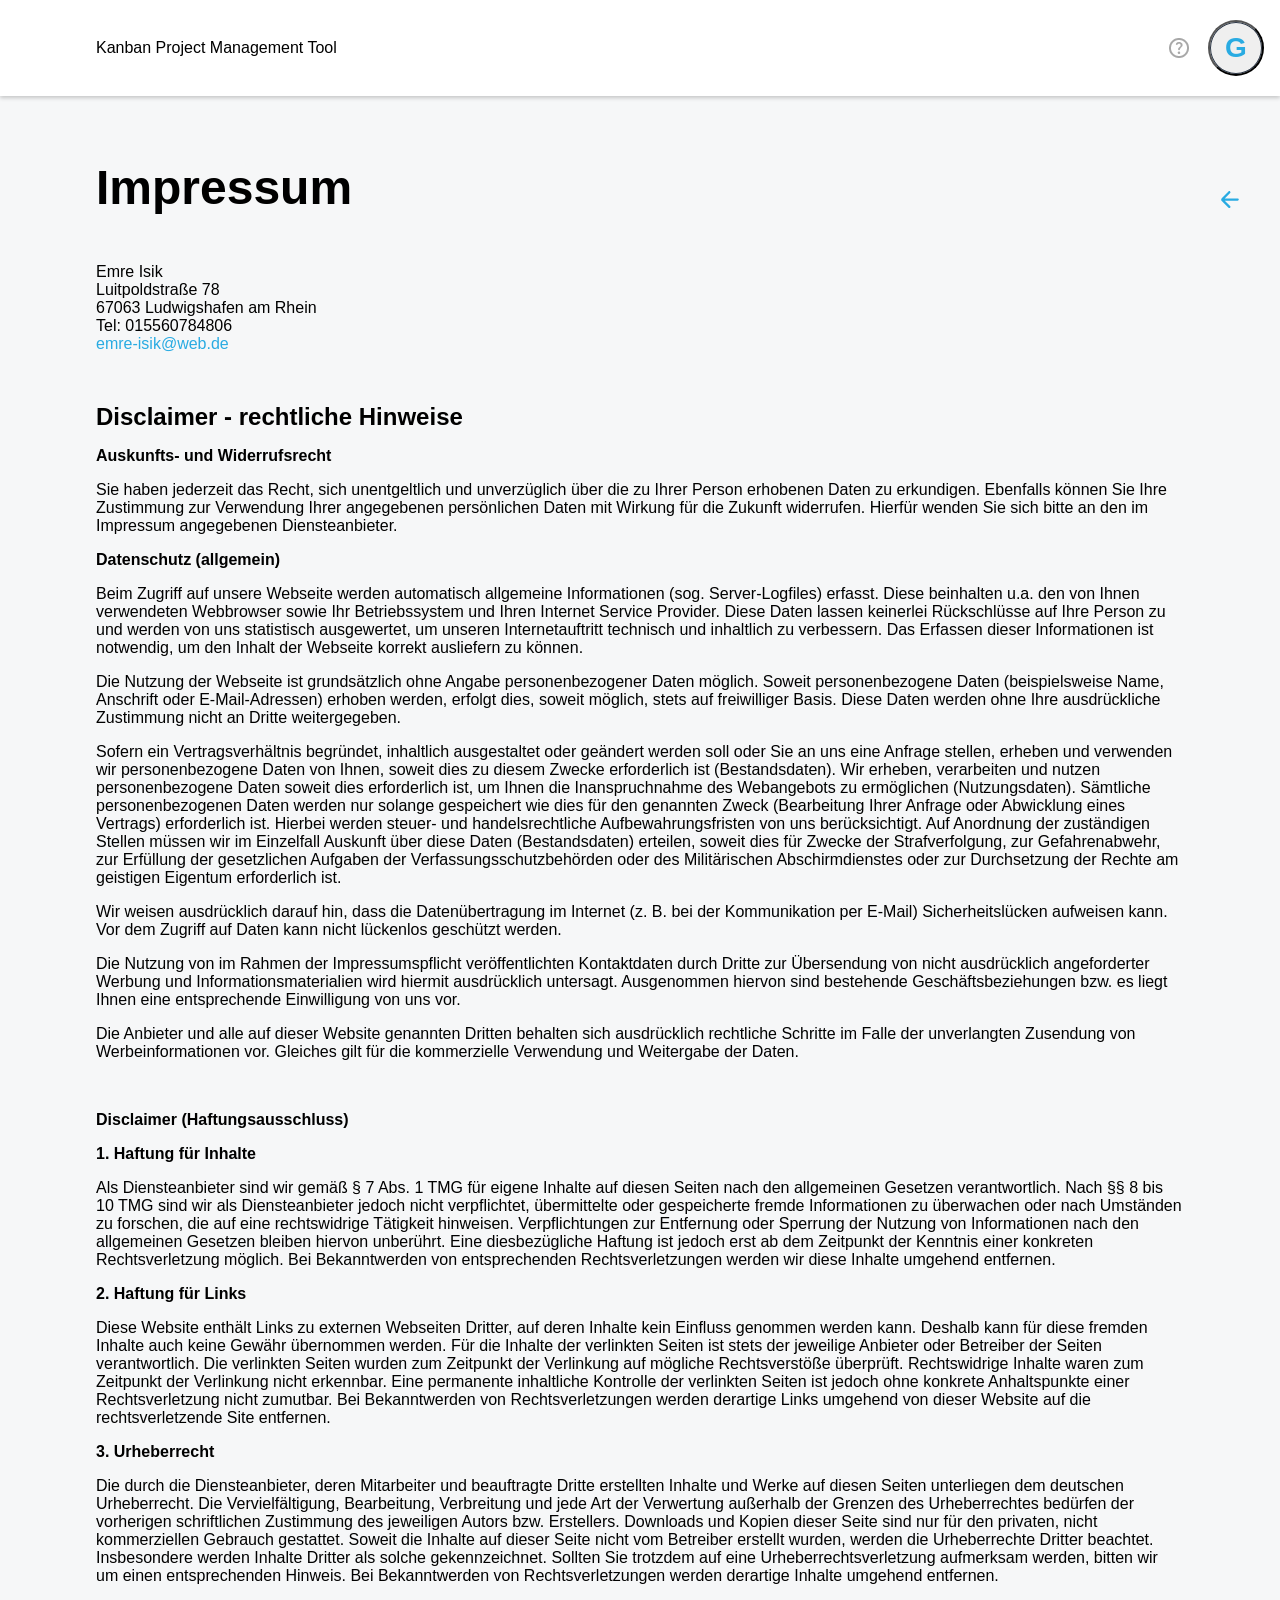
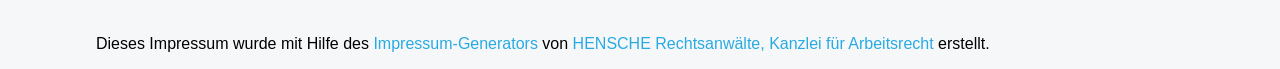
<file: legalNotice.html>
<!DOCTYPE html>
<html lang="en">
<head>
    <meta charset="UTF-8">
    <meta name="viewport" content="width=device-width, initial-scale=1.0">
    <title>Legal notice</title>
    <link rel="stylesheet" href="./styles/sidebarHeader.css">
    <script src="./js/sidebarHeader.js"></script>
</head>
<body>
    <!-- Header und Sidebar-->
    <header class="desktop-header">
        <h1 style="margin-left: 80px !important">Kanban Project Management Tool</h1>
        <div class="header-icons">
            <img src="img/contacts/help.png" alt="icon help" width="32px" height="32px">
            <button class="profile-icon openModalHeader">
                <div id="header-profile-icon" class="profile-name guest-font-size">G</div>
            </button>
        </div>
    </header>
    <dialog id="sub-menu-modal-desktop" class="sub-menu-bg">
        <div id="sub-menu" class="sub-menu sub-menu-open">
            <a class="help-link" href="./help.html">
                <div>Help</div>
            </a>
            <a href="./legalNotice.html">
                <div>Legal Notice</div>
            </a>
            <a href="./privacy.html">
                <div>Privacy Policy</div>
            </a>
            <a href="./login.html"> 
                <div>Log Out</div>
            </a>
        </div>
    </dialog>

     <!--Mobile Header-->
     <header class="mobile-header">
        <a href="summary.html"><img class="logo-join-mobile" src="img/contacts/logo_blue_mobile.png" alt="logo"></a>
        <button class="profile-icon openModalHeader">
            <div id="header-profile-icon" class="profile-name guest-font-size">G</div>
        </button>
    </header>
    <dialog id="sub-menu-modal-mobile" class="sub-menu-bg">
        <div id="sub-menu" class="sub-menu sub-menu-open">
            <a class="help-link" href="./help.html">
                <div>Help</div>
            </a>
            <a href="./legalNotice.html">
                <div>Legal Notice</div>
            </a>
            <a href="./privacy.html">
                <div>Privacy Policy</div>
            </a>
            <a href="./login.html"> 
                <div>Log Out</div>
            </a>
        </div>
    </dialog>

  <!--Mobile Navbar-->
  <nav class="mobile-nav">
      <ul class="container-nav-links">
          <a href="summary.html">
          <div class="nav-links">
              <svg width="30" height="31" viewBox="0 0 30 31" fill="none" xmlns="http://www.w3.org/2000/svg">
                  <path d="M25.2273 3.46582H4.77273H4.5C3.39543 3.46582 2.5 4.36155 2.5 5.46612C2.5 5.64591 2.5 5.77328 2.5 5.80579V26.2603V26.4658C2.5 27.5704 3.39572 28.4658 4.50029 28.4658C4.64377 28.4658 4.74401 28.4658 4.77272 28.4658H25.2273C25.256 28.4658 25.3562 28.4658 25.4997 28.4658C26.6043 28.4658 27.5 27.5699 27.5 26.4653C27.5 26.3585 27.5 26.2846 27.5 26.2603V5.80576C27.5 5.77326 27.5 5.6459 27.5 5.46612C27.5 4.36155 26.6043 3.46582 25.4997 3.46582C25.3562 3.46582 25.256 3.46582 25.2273 3.46582ZM17.2727 26.2603H4.77273V17.1694H17.2727V26.2603ZM17.2727 14.8967H4.77273V5.80579L17.2727 5.80576V14.8967ZM25.2273 26.2603H19.5455V5.80579H25.2273V26.2603Z" fill="#CDCDCD"/>
              </svg>
              <li>Summary</li>
          </div>
          </a>
          <a href="task.html">
          <div class="nav-links">
              <svg width="30" height="31" viewBox="0 0 30 31" fill="none" xmlns="http://www.w3.org/2000/svg">
                  <mask id="mask0_69323_5227" style="mask-type:alpha" maskUnits="userSpaceOnUse" x="0" y="0" width="30" height="31">
                  <rect y="0.96582" width="30" height="30" fill="#D9D9D9"/>
                  </mask>
                  <g mask="url(#mask0_69323_5227)">
                  <path d="M4.62652 28.1682C3.95579 28.1682 3.38161 27.9294 2.90396 27.4517C2.42632 26.9741 2.1875 26.3999 2.1875 25.7292V8.65599C2.1875 7.98526 2.42632 7.41107 2.90396 6.93343C3.38161 6.45578 3.95579 6.21696 4.62652 6.21696H15.5107L13.0716 8.65599H4.62652V25.7292H21.6997V17.2535L24.1387 14.8145V25.7292C24.1387 26.3999 23.8999 26.9741 23.4223 27.4517C22.9446 27.9294 22.3704 28.1682 21.6997 28.1682H4.62652ZM18.2546 6.91818L19.9924 8.6255L11.9436 16.6743V18.4121H13.6509L21.7302 10.3328L23.468 12.0401L15.3887 20.1194C15.1651 20.343 14.906 20.5208 14.6113 20.6529C14.3166 20.7851 14.0066 20.8511 13.6814 20.8511H10.7241C10.3786 20.8511 10.0889 20.7342 9.85518 20.5005C9.62144 20.2668 9.50457 19.9771 9.50457 19.6316V16.6743C9.50457 16.3491 9.56555 16.0391 9.6875 15.7444C9.80945 15.4497 9.98222 15.1905 10.2058 14.967L18.2546 6.91818ZM23.468 12.0401L18.2546 6.91818L21.3034 3.8694C21.7912 3.3816 22.3755 3.1377 23.0564 3.1377C23.7373 3.1377 24.3115 3.3816 24.779 3.8694L26.4863 5.60721C26.9538 6.07469 27.1875 6.64379 27.1875 7.31452C27.1875 7.98526 26.9538 8.55436 26.4863 9.02184L23.468 12.0401Z" fill="#CDCDCD"/>
                  </g>
              </svg>
              <li>Add Task</li>
          </div>
          </a>
          <a href="board.html">        
          <div class="nav-links">
              <svg width="30" height="31" viewBox="0 0 30 31" fill="none" xmlns="http://www.w3.org/2000/svg">
                  <path d="M22.9546 5.73855L22.9546 26.1929C22.954 26.7955 22.7143 27.3732 22.2882 27.7993C21.8622 28.2253 21.2844 28.465 20.6819 28.4656L16.1365 28.4656C15.5339 28.465 14.9562 28.2253 14.5301 27.7993C14.104 27.3732 13.8644 26.7955 13.8638 26.1929L13.8638 5.73855C13.8644 5.13597 14.104 4.55825 14.5301 4.13217C14.9562 3.70608 15.5339 3.46644 16.1365 3.46584L20.6819 3.46584C21.2844 3.46644 21.8622 3.70608 22.2882 4.13217C22.7143 4.55825 22.954 5.13597 22.9546 5.73855ZM16.1365 26.1929L20.6819 26.1929L20.6819 5.73855L16.1365 5.73855L16.1365 26.1929ZM16.1365 5.73855L16.1365 26.1929C16.1359 26.7955 15.8962 27.3731 15.4701 27.7992C15.0441 28.2253 14.4663 28.4649 13.8638 28.4655L9.31835 28.4655C8.71578 28.4649 8.13806 28.2253 7.71197 27.7992C7.28589 27.3731 7.04625 26.7954 7.04565 26.1928L7.04565 5.73852C7.04625 5.13595 7.28589 4.55823 7.71197 4.13214C8.13806 3.70606 8.71578 3.46642 9.31835 3.46582L13.8638 3.46582C14.4663 3.46642 15.0441 3.70606 15.4701 4.13214C15.8962 4.55823 16.1359 5.13597 16.1365 5.73855ZM9.31835 26.1928L13.8638 26.1929L13.8638 5.73855L9.31835 5.73852L9.31835 26.1928ZM9.31835 5.73852L9.31835 26.1928C9.31775 26.7954 9.07811 27.3731 8.65203 27.7992C8.22594 28.2253 7.64822 28.4649 7.04565 28.4656L2.50024 28.4656C1.89767 28.4649 1.31995 28.2253 0.893863 27.7992C0.467779 27.3731 0.228141 26.7954 0.227539 26.1928L0.227538 5.73852C0.22814 5.13595 0.467778 4.55823 0.893862 4.13214C1.31995 3.70606 1.89767 3.46642 2.50024 3.46582L7.04565 3.46582C7.64822 3.46642 8.22594 3.70606 8.65203 4.13214C9.07811 4.55823 9.31775 5.13595 9.31835 5.73852ZM2.50024 26.1928L7.04565 26.1928L7.04565 5.73852L2.50024 5.73852L2.50024 26.1928Z" fill="#CDCDCD"/>
                  <path d="M29.7727 5.7388L29.7727 26.1931C29.7721 26.7957 29.5324 27.3734 29.1064 27.7995C28.6803 28.2256 28.1026 28.4652 27.5 28.4658L22.9546 28.4658C22.352 28.4652 21.7743 28.2256 21.3482 27.7995C20.9221 27.3734 20.6825 26.7955 20.6819 26.1929L20.6819 5.73855C20.6825 5.13597 20.9221 4.5585 21.3482 4.13242C21.7743 3.70633 22.352 3.4667 22.9546 3.46609L27.5 3.46609C28.1026 3.4667 28.6803 3.70633 29.1064 4.13242C29.5324 4.5585 29.7721 5.13622 29.7727 5.7388ZM22.9546 26.1929L27.5 26.1931L27.5 5.7388L22.9546 5.73855L22.9546 26.1929Z" fill="#CDCDCD"/>
              </svg>  
              <li>Board</li>
          </div>
          </a>
          <a href="contacts.html">        
          <div class="nav-links">
              <svg width="30" height="31" viewBox="0 0 30 31" fill="none" xmlns="http://www.w3.org/2000/svg">
                  <mask id="mask0_69323_5230" style="mask-type:alpha" maskUnits="userSpaceOnUse" x="0" y="0" width="30" height="31">
                  <rect y="0.96582" width="30" height="30" fill="#D9D9D9"/>
                  </mask>
                  <g mask="url(#mask0_69323_5230)">
                  <path d="M15 23.4658C13.8333 23.4658 12.7188 23.6481 11.6563 24.0127C10.5938 24.3773 9.625 24.9242 8.75 25.6533V25.9658H21.25V25.6533C20.375 24.9242 19.4062 24.3773 18.3438 24.0127C17.2812 23.6481 16.1667 23.4658 15 23.4658ZM6.25 24.5283C7.375 23.4242 8.68229 22.5544 10.1719 21.9189C11.6615 21.2835 13.2708 20.9658 15 20.9658C16.7292 20.9658 18.3385 21.2835 19.8281 21.9189C21.3177 22.5544 22.625 23.4242 23.75 24.5283V8.46582H6.25V24.5283ZM15 18.4658C13.7917 18.4658 12.7604 18.0387 11.9062 17.1846C11.0521 16.3304 10.625 15.2992 10.625 14.0908C10.625 12.8825 11.0521 11.8512 11.9062 10.9971C12.7604 10.1429 13.7917 9.71582 15 9.71582C16.2083 9.71582 17.2396 10.1429 18.0938 10.9971C18.9479 11.8512 19.375 12.8825 19.375 14.0908C19.375 15.2992 18.9479 16.3304 18.0938 17.1846C17.2396 18.0387 16.2083 18.4658 15 18.4658ZM15 15.9658C15.5208 15.9658 15.9635 15.7835 16.3281 15.4189C16.6927 15.0544 16.875 14.6117 16.875 14.0908C16.875 13.57 16.6927 13.1273 16.3281 12.7627C15.9635 12.3981 15.5208 12.2158 15 12.2158C14.4792 12.2158 14.0365 12.3981 13.6719 12.7627C13.3073 13.1273 13.125 13.57 13.125 14.0908C13.125 14.6117 13.3073 15.0544 13.6719 15.4189C14.0365 15.7835 14.4792 15.9658 15 15.9658ZM6.25 28.4658C5.5625 28.4658 4.97396 28.221 4.48438 27.7314C3.99479 27.2419 3.75 26.6533 3.75 25.9658V8.46582C3.75 7.77832 3.99479 7.18978 4.48438 6.7002C4.97396 6.21061 5.5625 5.96582 6.25 5.96582H7.5V3.46582H10V5.96582H20V3.46582H22.5V5.96582H23.75C24.4375 5.96582 25.026 6.21061 25.5156 6.7002C26.0052 7.18978 26.25 7.77832 26.25 8.46582V25.9658C26.25 26.6533 26.0052 27.2419 25.5156 27.7314C25.026 28.221 24.4375 28.4658 23.75 28.4658H6.25Z" fill="#CDCDCD"/>
                  </g>
              </svg>
              <li>Contacts</li>
          </div>
          </a>
      </ul>
  </nav>

  <!-- End of Header und Sidebar-->

    <div onclick="history.back()" class="back-arrow">
        <img src="./img/back-arrow.svg" alt="left arrow">
    </div>


    <div class="text-content" style="margin-left: 0 !important">
        <h1>Impressum</h1>
        <p>Emre Isik<br/>
        Luitpoldstraße 78<br/>
        67063 Ludwigshafen am Rhein<br/>
        Tel: 015560784806<br/>
        <a href="mailto:emre-isik@web.de">emre-isik@web.de</a>
        </p>
        <meta name="generator" content="Impressum-Generator der Kanzlei Hensche Rechtsanwälte"/>
        <p>&nbsp;</p>
        <h2>Disclaimer - rechtliche Hinweise</h2>
        <p><strong>Auskunfts- und Widerrufsrecht</strong></p>
        <p>Sie haben jederzeit das Recht, sich unentgeltlich und unverz&#252;glich &#252;ber die zu Ihrer Person erhobenen Daten 
        zu erkundigen. Ebenfalls k&#246;nnen Sie Ihre Zustimmung zur Verwendung Ihrer angegebenen pers&#246;nlichen Daten mit 
        Wirkung f&#252;r die Zukunft widerrufen. Hierf&#252;r wenden Sie sich bitte an den im Impressum angegebenen 
        Diensteanbieter.</p>
        <P><STRONG>Datenschutz (allgemein)</STRONG></P>
        <P>Beim Zugriff auf unsere Webseite werden automatisch allgemeine Informationen (sog. Server-Logfiles) erfasst. Diese 
        beinhalten u.a. den von Ihnen verwendeten Webbrowser sowie Ihr Betriebssystem und Ihren Internet Service Provider. Diese 
        Daten lassen keinerlei R&#252;ckschl&#252;sse auf Ihre Person zu und werden von uns statistisch ausgewertet, um unseren 
        Internetauftritt technisch und inhaltlich zu verbessern. Das Erfassen dieser Informationen ist notwendig, um den Inhalt 
        der Webseite korrekt ausliefern zu k&#246;nnen.</P>
        <P>Die Nutzung der Webseite ist grunds&#228;tzlich ohne Angabe personenbezogener Daten m&#246;glich. Soweit 
        personenbezogene Daten (beispielsweise Name, Anschrift oder E-Mail-Adressen) erhoben werden, erfolgt dies, soweit 
        m&#246;glich, stets auf freiwilliger Basis. Diese Daten werden ohne Ihre ausdr&#252;ckliche Zustimmung nicht an Dritte 
        weitergegeben.</P>
        <P>Sofern ein Vertragsverh&#228;ltnis begr&#252;ndet, inhaltlich ausgestaltet oder ge&#228;ndert werden soll oder Sie an 
        uns eine Anfrage stellen, erheben und verwenden wir personenbezogene Daten von Ihnen, soweit dies zu diesem Zwecke 
        erforderlich ist (Bestandsdaten). Wir erheben, verarbeiten und nutzen personenbezogene Daten soweit dies erforderlich 
        ist, um Ihnen die Inanspruchnahme des Webangebots zu erm&#246;glichen (Nutzungsdaten). S&#228;mtliche personenbezogenen 
        Daten werden nur solange gespeichert wie dies f&#252;r den genannten Zweck (Bearbeitung Ihrer Anfrage oder Abwicklung 
        eines Vertrags) erforderlich ist. Hierbei werden steuer- und handelsrechtliche Aufbewahrungsfristen von uns 
        ber&#252;cksichtigt. Auf Anordnung der zust&#228;ndigen Stellen m&#252;ssen wir im Einzelfall Auskunft &#252;ber diese 
        Daten (Bestandsdaten) erteilen, soweit dies f&#252;r Zwecke der Strafverfolgung, zur Gefahrenabwehr, zur Erf&#252;llung 
        der gesetzlichen Aufgaben der Verfassungsschutzbeh&#246;rden oder des Milit&#228;rischen Abschirmdienstes oder zur 
        Durchsetzung der Rechte am geistigen Eigentum erforderlich ist.</P>
        <P>Wir weisen ausdr&#252;cklich darauf hin, dass die Daten&#252;bertragung im Internet (z. B. bei der Kommunikation per 
        E-Mail) Sicherheitsl&#252;cken aufweisen kann. Vor dem Zugriff auf Daten kann nicht l&#252;ckenlos gesch&#252;tzt 
        werden.</P>
        <P>Die Nutzung von im Rahmen der Impressumspflicht ver&#246;ffentlichten Kontaktdaten durch Dritte zur &#220;bersendung 
        von nicht ausdr&#252;cklich angeforderter Werbung und Informationsmaterialien wird hiermit ausdr&#252;cklich untersagt. 
        Ausgenommen hiervon sind bestehende Gesch&#228;ftsbeziehungen bzw. es liegt Ihnen eine entsprechende Einwilligung von uns 
        vor.</P>
        <P>Die Anbieter und alle auf dieser Website genannten Dritten behalten sich ausdr&#252;cklich rechtliche Schritte im 
        Falle der unverlangten Zusendung von Werbeinformationen vor. Gleiches gilt f&#252;r die kommerzielle Verwendung und 
        Weitergabe der Daten.</P>
        <p>&nbsp;</p>
        <p><strong>Disclaimer (Haftungsausschluss)</strong></p>
        <p><strong>1. Haftung f&#252;r Inhalte</strong></p>
        <p>Als Diensteanbieter sind wir gem&#228;&#223; &#167; 7 Abs. 1 TMG f&#252;r eigene Inhalte auf diesen Seiten nach den 
        allgemeinen Gesetzen verantwortlich. Nach &#167;&#167; 8 bis 10 TMG sind wir als Diensteanbieter jedoch nicht 
        verpflichtet, &#252;bermittelte oder gespeicherte fremde Informationen zu &#252;berwachen oder nach Umst&#228;nden zu 
        forschen, die auf eine rechtswidrige T&#228;tigkeit hinweisen. Verpflichtungen zur Entfernung oder Sperrung der Nutzung 
        von Informationen nach den allgemeinen Gesetzen bleiben hiervon unber&#252;hrt. Eine diesbez&#252;gliche Haftung ist 
        jedoch erst ab dem Zeitpunkt der Kenntnis einer konkreten Rechtsverletzung m&#246;glich. Bei Bekanntwerden von 
        entsprechenden Rechtsverletzungen werden wir diese Inhalte umgehend entfernen.</p>
        <p><strong>2. Haftung f&#252;r Links</strong></p>
        <p>Diese Website enth&#228;lt Links zu externen Webseiten Dritter, auf deren Inhalte kein Einfluss genommen werden kann. 
        Deshalb kann f&#252;r diese fremden Inhalte auch keine Gew&#228;hr &#252;bernommen werden. F&#252;r die Inhalte der 
        verlinkten Seiten ist stets der jeweilige Anbieter oder Betreiber der Seiten verantwortlich. Die verlinkten Seiten wurden 
        zum Zeitpunkt der Verlinkung auf m&#246;gliche Rechtsverst&#246;&#223;e &#252;berpr&#252;ft. Rechtswidrige Inhalte waren 
        zum Zeitpunkt der Verlinkung nicht erkennbar. Eine permanente inhaltliche Kontrolle der verlinkten Seiten ist jedoch ohne 
        konkrete Anhaltspunkte einer Rechtsverletzung nicht zumutbar. Bei Bekanntwerden von Rechtsverletzungen werden derartige 
        Links umgehend von dieser Website auf die rechtsverletzende Site entfernen.</p>
        <p><strong>3. Urheberrecht</strong></p>
        <p>Die durch die Diensteanbieter, deren Mitarbeiter und beauftragte Dritte erstellten Inhalte und Werke auf diesen Seiten 
        unterliegen dem deutschen Urheberrecht. Die Vervielf&#228;ltigung, Bearbeitung, Verbreitung und jede Art der Verwertung 
        au&#223;erhalb der Grenzen des Urheberrechtes bed&#252;rfen der vorherigen schriftlichen Zustimmung des jeweiligen Autors 
        bzw. Erstellers. Downloads und Kopien dieser Seite sind nur f&#252;r den privaten, nicht kommerziellen Gebrauch 
        gestattet. Soweit die Inhalte auf dieser Seite nicht vom Betreiber erstellt wurden, werden die Urheberrechte Dritter 
        beachtet. Insbesondere werden Inhalte Dritter als solche gekennzeichnet. Sollten Sie trotzdem auf eine 
        Urheberrechtsverletzung aufmerksam werden, bitten wir um einen entsprechenden Hinweis. Bei Bekanntwerden von 
        Rechtsverletzungen werden derartige Inhalte umgehend entfernen.</p>
        <p>&nbsp;</p>
        <p>Dieses Impressum wurde mit Hilfe des <a target="_blank" 
        href="http://www.hensche.de/impressum-generator.html">Impressum-Generators</a> von <a target="_blank" 
        href="http://www.hensche.de/Rechtsanwalt_Arbeitsrecht_Hannover.html">HENSCHE Rechtsanw&auml;lte, Kanzlei f&uuml;r 
        Arbeitsrecht</a> erstellt.</p>
    </div>
</file>
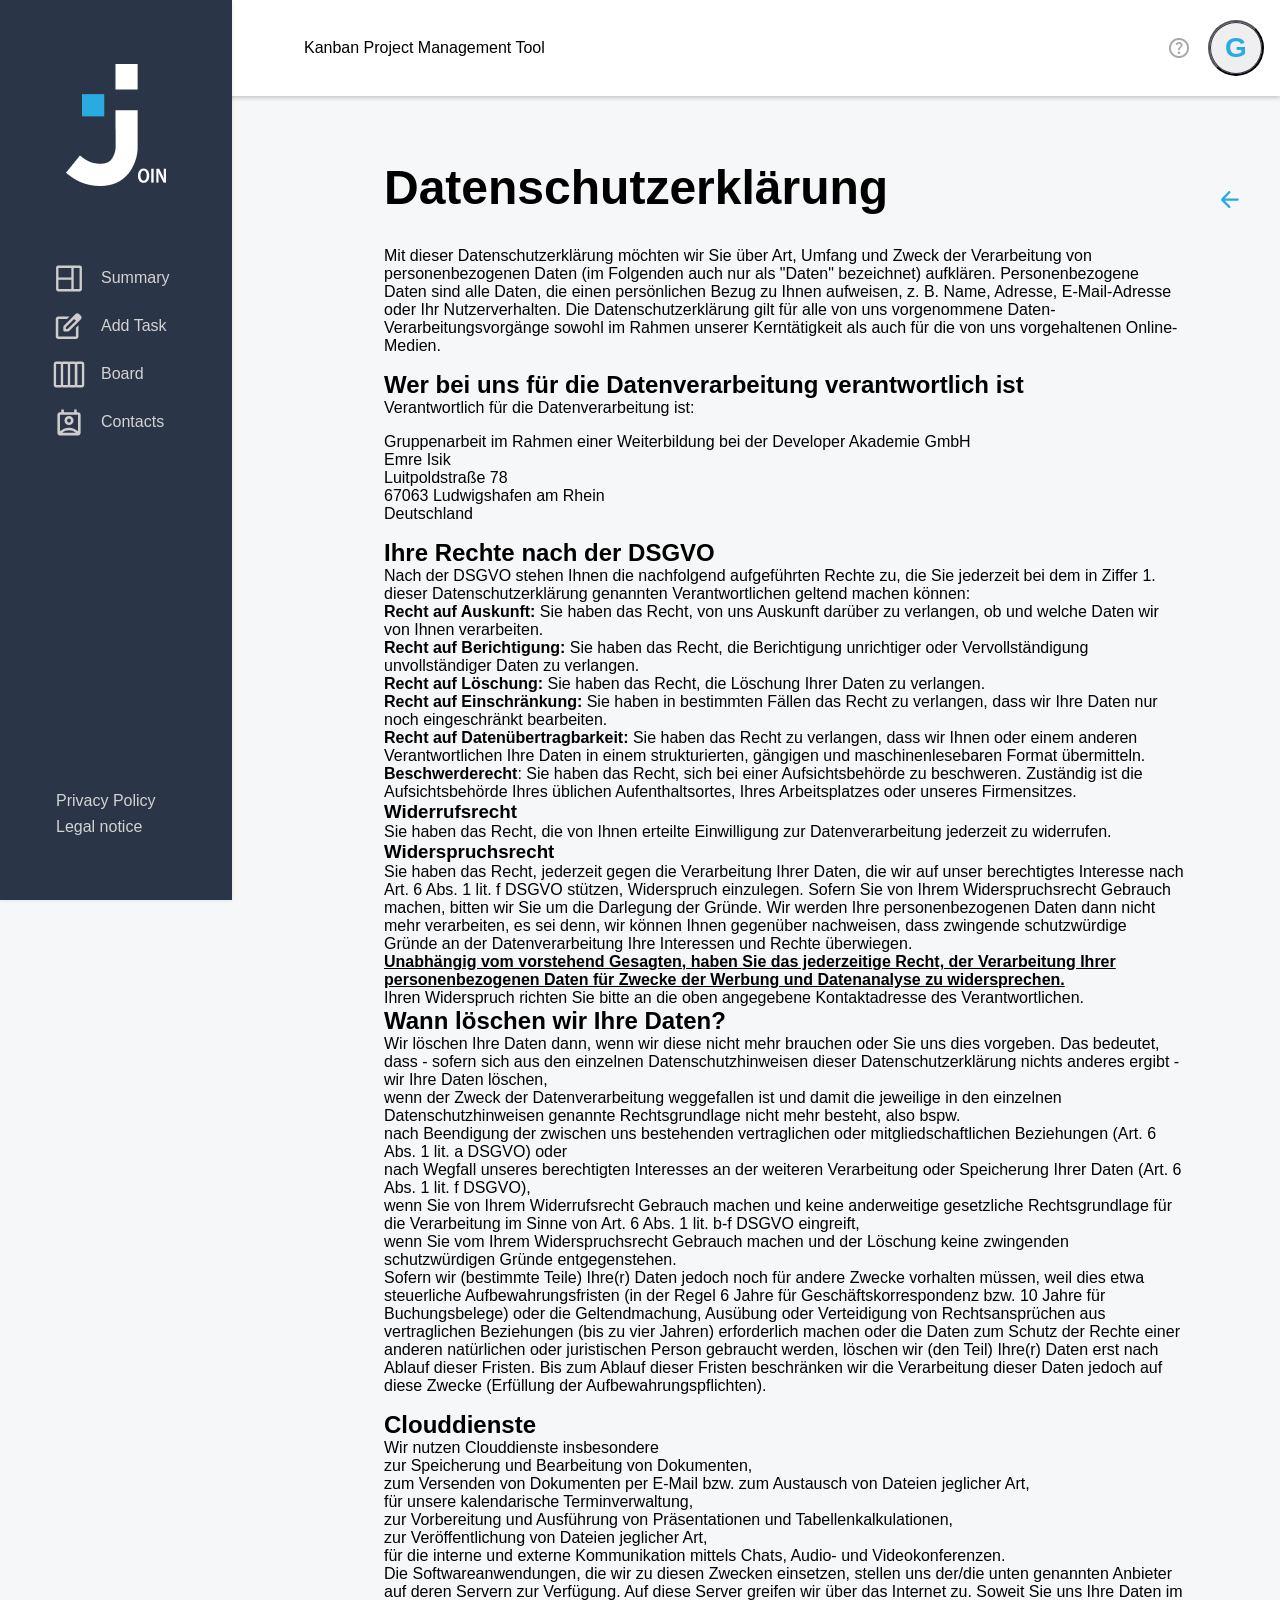
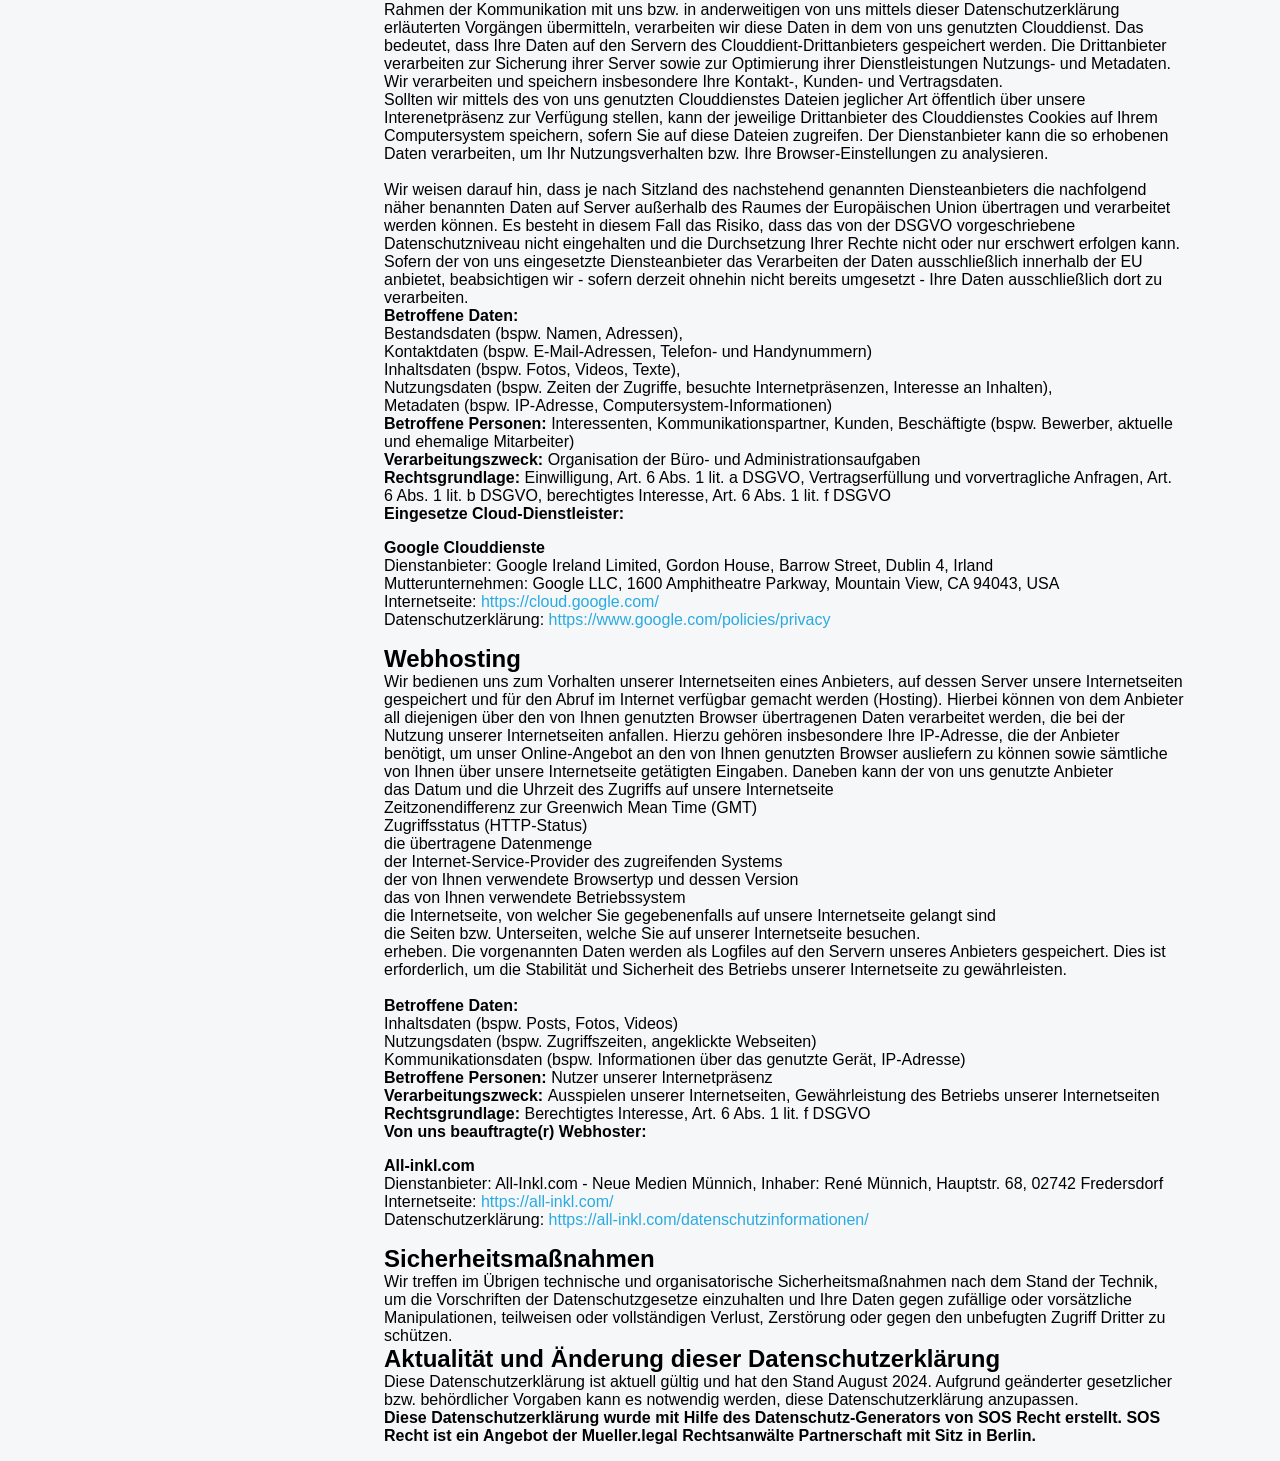
<file: privacy.html>
<!DOCTYPE html>
<html lang="en">
<head>
    <meta charset="UTF-8">
    <meta name="viewport" content="width=device-width, initial-scale=1.0">
    <title>Privacy Policy</title>
    <link rel="stylesheet" href="./styles/sidebarHeader.css">
    <script src="./js/sidebarHeader.js"></script>
</head>
<body>
    <!-- Header und Sidebar-->
    <header class="desktop-header">
        <h1>Kanban Project Management Tool</h1>
        <div class="header-icons">
            <img src="img/contacts/help.png" alt="icon help" width="32px" height="32px">
            <button class="profile-icon openModalHeader">
                <div id="header-profile-icon" class="profile-name guest-font-size">G</div>
            </button>
        </div>
    </header>
    <dialog id="sub-menu-modal-desktop" class="sub-menu-bg">
        <div id="sub-menu" class="sub-menu sub-menu-open">
            <a class="help-link" href="./help.html">
                <div>Help</div>
            </a>
            <a href="./legalNotice.html">
                <div>Legal Notice</div>
            </a>
            <a href="./privacy.html">
                <div>Privacy Policy</div>
            </a>
            <a href="./login.html"> 
                <div>Log Out</div>
            </a>
        </div>
    </dialog>

    <aside class="sidebar desktop-sidebar">
        <div class="logo-sidebar">
            <a href="summary.html"><img class="logo-join-white" src="img/contacts/logo_join_white.png" alt="logo"></a>
        </div>
        <nav class="menu-sidebar">
            <ul class="container-nav-links">
                <div class="nav-links">
                    <img class="nav-icons" src="img/contacts/summary_icon.svg" alt="icon summary">
                    <li><a href="summary.html">Summary</a></li>
                </div>
                <div class="nav-links">
                    <img class="nav-icons" src="img/contacts/addTask_icon.svg" alt="icon add task">
                    <li><a href="task.html">Add Task</a></li>
                </div>
                <div class="nav-links">
                    <img class="nav-icons" src="img/contacts/board_icon.svg" alt="icon board">
                    <li><a href="board.html">Board</a></li>
                </div>
                <div class="nav-links">
                    <img class="nav-icons" src="img/contacts/contacts_icon.svg" alt="contacts">
                    <li><a href="contacts.html">Contacts</a></li>
                </div>
            </ul>
        </nav>
        <nav>
            <ul>
                <div class="nav-links-footer">
                    <li><a href="privacy.html">Privacy Policy</a></li>
                    <li><a href="legalNotice.html">Legal notice</a></li>
                </div>
            </ul>
        </nav>
    </aside>

     <!--Mobile Header-->
     <header class="mobile-header">
        <a href="summary.html"><img class="logo-join-mobile" src="img/contacts/logo_blue_mobile.png" alt="logo"></a>
        <button class="profile-icon openModalHeader">
            <div id="header-profile-icon" class="profile-name guest-font-size">G</div>
        </button>
    </header>
    <dialog id="sub-menu-modal-mobile" class="sub-menu-bg">
        <div id="sub-menu" class="sub-menu sub-menu-open">
            <a class="help-link" href="./help.html">
                <div>Help</div>
            </a>
            <a href="./legalNotice.html">
                <div>Legal Notice</div>
            </a>
            <a href="./privacy.html">
                <div>Privacy Policy</div>
            </a>
            <a href="./login.html"> 
                <div>Log Out</div>
            </a>
        </div>
    </dialog>

  <!--Mobile Navbar-->
  <nav class="mobile-nav">
      <ul class="container-nav-links">
          <a href="summary.html">
          <div class="nav-links">
              <svg width="30" height="31" viewBox="0 0 30 31" fill="none" xmlns="http://www.w3.org/2000/svg">
                  <path d="M25.2273 3.46582H4.77273H4.5C3.39543 3.46582 2.5 4.36155 2.5 5.46612C2.5 5.64591 2.5 5.77328 2.5 5.80579V26.2603V26.4658C2.5 27.5704 3.39572 28.4658 4.50029 28.4658C4.64377 28.4658 4.74401 28.4658 4.77272 28.4658H25.2273C25.256 28.4658 25.3562 28.4658 25.4997 28.4658C26.6043 28.4658 27.5 27.5699 27.5 26.4653C27.5 26.3585 27.5 26.2846 27.5 26.2603V5.80576C27.5 5.77326 27.5 5.6459 27.5 5.46612C27.5 4.36155 26.6043 3.46582 25.4997 3.46582C25.3562 3.46582 25.256 3.46582 25.2273 3.46582ZM17.2727 26.2603H4.77273V17.1694H17.2727V26.2603ZM17.2727 14.8967H4.77273V5.80579L17.2727 5.80576V14.8967ZM25.2273 26.2603H19.5455V5.80579H25.2273V26.2603Z" fill="#CDCDCD"/>
              </svg>
              <li>Summary</li>
          </div>
          </a>
          <a href="task.html">
          <div class="nav-links">
              <svg width="30" height="31" viewBox="0 0 30 31" fill="none" xmlns="http://www.w3.org/2000/svg">
                  <mask id="mask0_69323_5227" style="mask-type:alpha" maskUnits="userSpaceOnUse" x="0" y="0" width="30" height="31">
                  <rect y="0.96582" width="30" height="30" fill="#D9D9D9"/>
                  </mask>
                  <g mask="url(#mask0_69323_5227)">
                  <path d="M4.62652 28.1682C3.95579 28.1682 3.38161 27.9294 2.90396 27.4517C2.42632 26.9741 2.1875 26.3999 2.1875 25.7292V8.65599C2.1875 7.98526 2.42632 7.41107 2.90396 6.93343C3.38161 6.45578 3.95579 6.21696 4.62652 6.21696H15.5107L13.0716 8.65599H4.62652V25.7292H21.6997V17.2535L24.1387 14.8145V25.7292C24.1387 26.3999 23.8999 26.9741 23.4223 27.4517C22.9446 27.9294 22.3704 28.1682 21.6997 28.1682H4.62652ZM18.2546 6.91818L19.9924 8.6255L11.9436 16.6743V18.4121H13.6509L21.7302 10.3328L23.468 12.0401L15.3887 20.1194C15.1651 20.343 14.906 20.5208 14.6113 20.6529C14.3166 20.7851 14.0066 20.8511 13.6814 20.8511H10.7241C10.3786 20.8511 10.0889 20.7342 9.85518 20.5005C9.62144 20.2668 9.50457 19.9771 9.50457 19.6316V16.6743C9.50457 16.3491 9.56555 16.0391 9.6875 15.7444C9.80945 15.4497 9.98222 15.1905 10.2058 14.967L18.2546 6.91818ZM23.468 12.0401L18.2546 6.91818L21.3034 3.8694C21.7912 3.3816 22.3755 3.1377 23.0564 3.1377C23.7373 3.1377 24.3115 3.3816 24.779 3.8694L26.4863 5.60721C26.9538 6.07469 27.1875 6.64379 27.1875 7.31452C27.1875 7.98526 26.9538 8.55436 26.4863 9.02184L23.468 12.0401Z" fill="#CDCDCD"/>
                  </g>
              </svg>
              <li>Add Task</li>
          </div>
          </a>
          <a href="board.html">        
          <div class="nav-links">
              <svg width="30" height="31" viewBox="0 0 30 31" fill="none" xmlns="http://www.w3.org/2000/svg">
                  <path d="M22.9546 5.73855L22.9546 26.1929C22.954 26.7955 22.7143 27.3732 22.2882 27.7993C21.8622 28.2253 21.2844 28.465 20.6819 28.4656L16.1365 28.4656C15.5339 28.465 14.9562 28.2253 14.5301 27.7993C14.104 27.3732 13.8644 26.7955 13.8638 26.1929L13.8638 5.73855C13.8644 5.13597 14.104 4.55825 14.5301 4.13217C14.9562 3.70608 15.5339 3.46644 16.1365 3.46584L20.6819 3.46584C21.2844 3.46644 21.8622 3.70608 22.2882 4.13217C22.7143 4.55825 22.954 5.13597 22.9546 5.73855ZM16.1365 26.1929L20.6819 26.1929L20.6819 5.73855L16.1365 5.73855L16.1365 26.1929ZM16.1365 5.73855L16.1365 26.1929C16.1359 26.7955 15.8962 27.3731 15.4701 27.7992C15.0441 28.2253 14.4663 28.4649 13.8638 28.4655L9.31835 28.4655C8.71578 28.4649 8.13806 28.2253 7.71197 27.7992C7.28589 27.3731 7.04625 26.7954 7.04565 26.1928L7.04565 5.73852C7.04625 5.13595 7.28589 4.55823 7.71197 4.13214C8.13806 3.70606 8.71578 3.46642 9.31835 3.46582L13.8638 3.46582C14.4663 3.46642 15.0441 3.70606 15.4701 4.13214C15.8962 4.55823 16.1359 5.13597 16.1365 5.73855ZM9.31835 26.1928L13.8638 26.1929L13.8638 5.73855L9.31835 5.73852L9.31835 26.1928ZM9.31835 5.73852L9.31835 26.1928C9.31775 26.7954 9.07811 27.3731 8.65203 27.7992C8.22594 28.2253 7.64822 28.4649 7.04565 28.4656L2.50024 28.4656C1.89767 28.4649 1.31995 28.2253 0.893863 27.7992C0.467779 27.3731 0.228141 26.7954 0.227539 26.1928L0.227538 5.73852C0.22814 5.13595 0.467778 4.55823 0.893862 4.13214C1.31995 3.70606 1.89767 3.46642 2.50024 3.46582L7.04565 3.46582C7.64822 3.46642 8.22594 3.70606 8.65203 4.13214C9.07811 4.55823 9.31775 5.13595 9.31835 5.73852ZM2.50024 26.1928L7.04565 26.1928L7.04565 5.73852L2.50024 5.73852L2.50024 26.1928Z" fill="#CDCDCD"/>
                  <path d="M29.7727 5.7388L29.7727 26.1931C29.7721 26.7957 29.5324 27.3734 29.1064 27.7995C28.6803 28.2256 28.1026 28.4652 27.5 28.4658L22.9546 28.4658C22.352 28.4652 21.7743 28.2256 21.3482 27.7995C20.9221 27.3734 20.6825 26.7955 20.6819 26.1929L20.6819 5.73855C20.6825 5.13597 20.9221 4.5585 21.3482 4.13242C21.7743 3.70633 22.352 3.4667 22.9546 3.46609L27.5 3.46609C28.1026 3.4667 28.6803 3.70633 29.1064 4.13242C29.5324 4.5585 29.7721 5.13622 29.7727 5.7388ZM22.9546 26.1929L27.5 26.1931L27.5 5.7388L22.9546 5.73855L22.9546 26.1929Z" fill="#CDCDCD"/>
              </svg>  
              <li>Board</li>
          </div>
          </a>
          <a href="contacts.html">        
          <div class="nav-links">
              <svg width="30" height="31" viewBox="0 0 30 31" fill="none" xmlns="http://www.w3.org/2000/svg">
                  <mask id="mask0_69323_5230" style="mask-type:alpha" maskUnits="userSpaceOnUse" x="0" y="0" width="30" height="31">
                  <rect y="0.96582" width="30" height="30" fill="#D9D9D9"/>
                  </mask>
                  <g mask="url(#mask0_69323_5230)">
                  <path d="M15 23.4658C13.8333 23.4658 12.7188 23.6481 11.6563 24.0127C10.5938 24.3773 9.625 24.9242 8.75 25.6533V25.9658H21.25V25.6533C20.375 24.9242 19.4062 24.3773 18.3438 24.0127C17.2812 23.6481 16.1667 23.4658 15 23.4658ZM6.25 24.5283C7.375 23.4242 8.68229 22.5544 10.1719 21.9189C11.6615 21.2835 13.2708 20.9658 15 20.9658C16.7292 20.9658 18.3385 21.2835 19.8281 21.9189C21.3177 22.5544 22.625 23.4242 23.75 24.5283V8.46582H6.25V24.5283ZM15 18.4658C13.7917 18.4658 12.7604 18.0387 11.9062 17.1846C11.0521 16.3304 10.625 15.2992 10.625 14.0908C10.625 12.8825 11.0521 11.8512 11.9062 10.9971C12.7604 10.1429 13.7917 9.71582 15 9.71582C16.2083 9.71582 17.2396 10.1429 18.0938 10.9971C18.9479 11.8512 19.375 12.8825 19.375 14.0908C19.375 15.2992 18.9479 16.3304 18.0938 17.1846C17.2396 18.0387 16.2083 18.4658 15 18.4658ZM15 15.9658C15.5208 15.9658 15.9635 15.7835 16.3281 15.4189C16.6927 15.0544 16.875 14.6117 16.875 14.0908C16.875 13.57 16.6927 13.1273 16.3281 12.7627C15.9635 12.3981 15.5208 12.2158 15 12.2158C14.4792 12.2158 14.0365 12.3981 13.6719 12.7627C13.3073 13.1273 13.125 13.57 13.125 14.0908C13.125 14.6117 13.3073 15.0544 13.6719 15.4189C14.0365 15.7835 14.4792 15.9658 15 15.9658ZM6.25 28.4658C5.5625 28.4658 4.97396 28.221 4.48438 27.7314C3.99479 27.2419 3.75 26.6533 3.75 25.9658V8.46582C3.75 7.77832 3.99479 7.18978 4.48438 6.7002C4.97396 6.21061 5.5625 5.96582 6.25 5.96582H7.5V3.46582H10V5.96582H20V3.46582H22.5V5.96582H23.75C24.4375 5.96582 25.026 6.21061 25.5156 6.7002C26.0052 7.18978 26.25 7.77832 26.25 8.46582V25.9658C26.25 26.6533 26.0052 27.2419 25.5156 27.7314C25.026 28.221 24.4375 28.4658 23.75 28.4658H6.25Z" fill="#CDCDCD"/>
                  </g>
              </svg>
              <li>Contacts</li>
          </div>
          </a>
      </ul>
  </nav>

  <!-- End of Header und Sidebar-->

    <!-- Back arrow button-->
    <div onclick="history.back()" class="back-arrow">
        <img src="./img/back-arrow.svg" alt="left arrow">
    </div>


    <div class="text-content">
         <div class="ce_text privacy_item general_part1 block">            <h1>Datenschutzerklärung</h1>              <div class="text"><p>Mit dieser Datenschutzerklärung möchten wir Sie über Art, Umfang und Zweck der Verarbeitung von personenbezogenen Daten (im Folgenden auch nur als "Daten" bezeichnet) aufklären. Personenbezogene Daten sind alle Daten, die einen persönlichen Bezug zu Ihnen aufweisen, z. B. Name, Adresse, E-Mail-Adresse oder Ihr Nutzerverhalten. Die Datenschutzerklärung gilt für alle von uns vorgenommene Daten-Verarbeitungsvorgänge sowohl im Rahmen unserer Kerntätigkeit als auch für die von uns vorgehaltenen Online-Medien.</p></div>      </div><div class="ce_text privacy_item contact_responsible block">                <div class="text"><h2>Wer bei uns für die Datenverarbeitung verantwortlich ist</h2><p>Verantwortlich für die Datenverarbeitung ist:</p></div>      </div><p>Gruppenarbeit im Rahmen einer Weiterbildung bei der Developer Akademie GmbH<br>Emre Isik<br>Luitpoldstraße 78<br>67063 Ludwigshafen am Rhein<br>Deutschland<br></p><div class="ce_text privacy_item general_part3 block">                <div class="text"><h2>Ihre Rechte nach der DSGVO</h2><p>Nach der DSGVO stehen Ihnen die nachfolgend aufgeführten Rechte zu, die Sie jederzeit bei dem in Ziffer 1. dieser Datenschutzerklärung genannten Verantwortlichen geltend machen können:</p><ul><li><strong>Recht auf Auskunft:</strong> Sie haben das Recht, von uns Auskunft darüber zu verlangen, ob und welche Daten wir von Ihnen verarbeiten.</li><li><strong>Recht auf Berichtigung:</strong> Sie haben das Recht, die Berichtigung unrichtiger oder Vervollständigung unvollständiger Daten zu verlangen.</li><li><strong>Recht auf Löschung:</strong> Sie haben das Recht, die Löschung Ihrer Daten zu verlangen.</li><li><strong>Recht auf Einschränkung:</strong> Sie haben in bestimmten Fällen das Recht zu verlangen, dass wir Ihre Daten nur noch eingeschränkt bearbeiten.</li><li><strong>Recht auf Datenübertragbarkeit:</strong> Sie haben das Recht zu verlangen, dass wir Ihnen oder einem anderen Verantwortlichen Ihre Daten in einem strukturierten, gängigen und maschinenlesebaren Format übermitteln.</li><li><strong>Beschwerderecht</strong>: Sie haben das Recht, sich bei einer Aufsichtsbehörde zu beschweren. Zuständig ist die Aufsichtsbehörde Ihres üblichen Aufenthaltsortes, Ihres Arbeitsplatzes oder unseres Firmensitzes.</li></ul><h3>Widerrufsrecht</h3><p>Sie haben das Recht, die von Ihnen erteilte Einwilligung zur Datenverarbeitung jederzeit zu widerrufen.</p><h3>Widerspruchsrecht</h3><p>Sie haben das Recht, jederzeit gegen die Verarbeitung Ihrer Daten, die wir auf unser berechtigtes Interesse nach Art. 6 Abs. 1 lit. f DSGVO stützen, Widerspruch einzulegen. Sofern Sie von Ihrem Widerspruchsrecht Gebrauch machen, bitten wir Sie um die Darlegung der Gründe. Wir werden Ihre personenbezogenen Daten dann nicht mehr verarbeiten, es sei denn, wir können Ihnen gegenüber nachweisen, dass zwingende schutzwürdige Gründe an der Datenverarbeitung Ihre Interessen und Rechte überwiegen.</p><p><span style="text-decoration: underline;"><strong>Unabhängig vom vorstehend Gesagten, haben Sie das jederzeitige Recht, der Verarbeitung Ihrer personenbezogenen Daten für Zwecke der Werbung und Datenanalyse zu widersprechen.</strong></span></p><p>Ihren Widerspruch richten Sie bitte an die oben angegebene Kontaktadresse des Verantwortlichen.</p><h2>Wann löschen wir Ihre Daten?</h2><p>Wir löschen Ihre Daten dann, wenn wir diese nicht mehr brauchen oder Sie uns dies vorgeben. Das bedeutet, dass - sofern sich aus den einzelnen Datenschutzhinweisen dieser Datenschutzerklärung nichts anderes ergibt - wir Ihre Daten löschen,</p><ul><li>wenn der Zweck der Datenverarbeitung weggefallen ist und damit die jeweilige in den einzelnen Datenschutzhinweisen genannte Rechtsgrundlage nicht mehr besteht, also bspw.<ul><li>nach Beendigung der zwischen uns bestehenden vertraglichen oder mitgliedschaftlichen Beziehungen (Art. 6 Abs. 1 lit. a DSGVO) oder</li><li>nach Wegfall unseres berechtigten Interesses an der weiteren Verarbeitung oder Speicherung Ihrer Daten (Art. 6 Abs. 1 lit. f DSGVO),</li></ul></li><li>wenn Sie von Ihrem Widerrufsrecht Gebrauch machen und keine anderweitige gesetzliche Rechtsgrundlage für die Verarbeitung im Sinne von Art. 6 Abs. 1 lit. b-f DSGVO eingreift,</li><li>wenn Sie vom Ihrem Widerspruchsrecht Gebrauch machen und der Löschung keine zwingenden schutzwürdigen Gründe entgegenstehen.</li></ul><p>Sofern wir (bestimmte Teile) Ihre(r) Daten jedoch noch für andere Zwecke vorhalten müssen, weil dies etwa steuerliche Aufbewahrungsfristen (in der Regel 6 Jahre für Geschäftskorrespondenz bzw. 10 Jahre für Buchungsbelege) oder die Geltendmachung, Ausübung oder Verteidigung von Rechtsansprüchen aus vertraglichen Beziehungen (bis zu vier Jahren) erforderlich machen oder die Daten zum Schutz der Rechte einer anderen natürlichen oder juristischen Person gebraucht werden, löschen wir (den Teil) Ihre(r) Daten erst nach Ablauf dieser Fristen. Bis zum Ablauf dieser Fristen beschränken wir die Verarbeitung dieser Daten jedoch auf diese Zwecke (Erfüllung der Aufbewahrungspflichten).</p></div>      </div><div class="ce_text block">                <div class="text"><h2>Clouddienste</h2><p>Wir nutzen Clouddienste insbesondere</p><ul><li>zur Speicherung und Bearbeitung von Dokumenten,</li><li>zum Versenden von Dokumenten per E-Mail bzw. zum Austausch von Dateien jeglicher Art,</li><li>für unsere kalendarische Terminverwaltung,</li><li>zur Vorbereitung und Ausführung von Präsentationen und Tabellenkalkulationen,</li><li>zur Veröffentlichung von Dateien jeglicher Art,</li><li>für die interne und externe Kommunikation mittels Chats, Audio- und Videokonferenzen.</li></ul><p>Die Softwareanwendungen, die wir zu diesen Zwecken einsetzen, stellen uns der/die unten genannten Anbieter auf deren Servern zur Verfügung. Auf diese Server greifen wir über das Internet zu. Soweit Sie uns Ihre Daten im Rahmen der Kommunikation mit uns bzw. in anderweitigen von uns mittels dieser Datenschutzerklärung erläuterten Vorgängen übermitteln, verarbeiten wir diese Daten in dem von uns genutzten Clouddienst. Das bedeutet, dass Ihre Daten auf den Servern des Clouddient-Drittanbieters gespeichert werden. Die Drittanbieter verarbeiten zur Sicherung ihrer Server sowie zur Optimierung ihrer Dienstleistungen Nutzungs- und Metadaten. Wir verarbeiten und speichern insbesondere Ihre Kontakt-, Kunden- und Vertragsdaten.</p><p>Sollten wir mittels des von uns genutzten Clouddienstes Dateien jeglicher Art öffentlich über unsere Interenetpräsenz zur Verfügung stellen, kann der jeweilige Drittanbieter des Clouddienstes Cookies auf Ihrem Computersystem speichern, sofern Sie auf diese Dateien zugreifen. Der Dienstanbieter kann die so erhobenen Daten verarbeiten, um Ihr Nutzungsverhalten bzw. Ihre Browser-Einstellungen zu analysieren.<br><br>Wir weisen darauf hin, dass je nach Sitzland des nachstehend genannten Diensteanbieters die nachfolgend näher benannten Daten auf Server außerhalb des Raumes der Europäischen Union übertragen und verarbeitet werden können. Es besteht in diesem Fall das Risiko, dass das von der DSGVO vorgeschriebene Datenschutzniveau nicht eingehalten und die Durchsetzung Ihrer Rechte nicht oder nur erschwert erfolgen kann. Sofern der von uns eingesetzte Diensteanbieter das Verarbeiten der Daten ausschließlich innerhalb der EU anbietet, beabsichtigen wir - sofern derzeit ohnehin nicht bereits umgesetzt - Ihre Daten ausschließlich dort zu verarbeiten.</p><p><strong>Betroffene Daten:</strong></p><ul><li>Bestandsdaten (bspw. Namen, Adressen),</li><li>Kontaktdaten (bspw. E-Mail-Adressen, Telefon- und Handynummern)</li><li>Inhaltsdaten (bspw. Fotos, Videos, Texte),</li><li>Nutzungsdaten (bspw. Zeiten der Zugriffe, besuchte Internetpräsenzen, Interesse an Inhalten),</li><li>Metadaten (bspw. IP-Adresse, Computersystem-Informationen)</li></ul><p><strong>Betroffene Personen:</strong> Interessenten, Kommunikationspartner, Kunden, Beschäftigte (bspw. Bewerber, aktuelle und ehemalige Mitarbeiter)</p><p><strong>Verarbeitungszweck: </strong>Organisation der Büro- und Administrationsaufgaben</p><p><strong>Rechtsgrundlage:</strong> Einwilligung, Art. 6 Abs. 1 lit. a DSGVO, Vertragserfüllung und vorvertragliche Anfragen, Art. 6 Abs. 1 lit. b DSGVO, berechtigtes Interesse, Art. 6 Abs. 1 lit. f DSGVO</p><p><strong>Eingesetze Cloud-Dienstleister:</strong></p></div>      </div><div class="ce_text block">                <div class="text"><p><strong>Google Clouddienste</strong></p><p>Dienstanbieter: Google Ireland Limited, Gordon House, Barrow Street, Dublin 4, Irland<br>Mutterunternehmen: Google LLC, 1600 Amphitheatre Parkway, Mountain View, CA 94043, USA<br>Internetseite: <a href="https://cloud.google.com/" class="externalLink">https://cloud.google.com/</a><br>Datenschutzerklärung: <a href="https://www.google.com/policies/privacy" class="externalLink">https://www.google.com/policies/privacy</a></p></div>      </div><div class="ce_text privacy_item external_hosting block">                <div class="text"><h2>Webhosting</h2><p>Wir bedienen uns zum Vorhalten unserer Internetseiten eines Anbieters, auf dessen Server unsere Internetseiten gespeichert und für den Abruf im Internet verfügbar gemacht werden (Hosting). Hierbei können von dem Anbieter all diejenigen über den von Ihnen genutzten Browser übertragenen Daten verarbeitet werden, die bei der Nutzung unserer Internetseiten anfallen. Hierzu gehören insbesondere Ihre IP-Adresse, die der Anbieter benötigt, um unser Online-Angebot an den von Ihnen genutzten Browser ausliefern zu können sowie sämtliche von Ihnen über unsere Internetseite getätigten Eingaben. Daneben kann der von uns genutzte Anbieter&nbsp;&nbsp;</p><ul><li>das Datum und die Uhrzeit des Zugriffs auf unsere Internetseite</li><li>Zeitzonendifferenz zur Greenwich Mean Time (GMT)</li><li>Zugriffsstatus (HTTP-Status)</li><li>die übertragene Datenmenge</li><li>der Internet-Service-Provider des zugreifenden Systems</li><li>der von Ihnen verwendete Browsertyp und dessen Version</li><li>das von Ihnen verwendete Betriebssystem</li><li>die Internetseite, von welcher Sie gegebenenfalls auf unsere Internetseite gelangt sind</li><li>die Seiten bzw. Unterseiten, welche Sie auf unserer Internetseite besuchen.</li></ul><p>erheben. Die vorgenannten Daten werden als Logfiles auf den Servern unseres Anbieters gespeichert. Dies ist erforderlich, um die Stabilität und Sicherheit des Betriebs unserer Internetseite zu gewährleisten.</p><p class="invisible">&nbsp;</p><p><strong>Betroffene Daten:</strong></p><ul><li>Inhaltsdaten (bspw. Posts, Fotos, Videos)</li><li>Nutzungsdaten (bspw. Zugriffszeiten, angeklickte Webseiten)</li><li>Kommunikationsdaten (bspw. Informationen über das genutzte Gerät, IP-Adresse)</li></ul><p><strong>Betroffene Personen: </strong>Nutzer unserer Internetpräsenz</p><p><strong>Verarbeitungszweck: </strong>Ausspielen unserer Internetseiten, Gewährleistung des Betriebs unserer Internetseiten</p><p><strong>Rechtsgrundlage:</strong> Berechtigtes Interesse, Art. 6 Abs. 1 lit. f DSGVO</p><p><strong>Von uns beauftragte(r) Webhoster:</strong></p></div>      </div><div class="ce_text block">                <div class="text"><p><strong>All-inkl.com</strong></p><p>Dienstanbieter: All-Inkl.com - Neue Medien Münnich, Inhaber: René Münnich, Hauptstr. 68, 02742 Fredersdorf<br>Internetseite: <a href="https://all-inkl.com/" class="externalLink">https://all-inkl.com/</a><br>Datenschutzerklärung: <a href="https://all-inkl.com/datenschutzinformationen/" class="externalLink">https://all-inkl.com/datenschutzinformationen/</a></p></div>      </div><div class="ce_text privacy_item general_part4 block">                <div class="text"><h2>Sicherheitsmaßnahmen</h2><p>Wir treffen im Übrigen technische und organisatorische Sicherheitsmaßnahmen nach dem Stand der Technik, um die Vorschriften der Datenschutzgesetze einzuhalten und Ihre Daten gegen zufällige oder vorsätzliche Manipulationen, teilweisen oder vollständigen Verlust, Zerstörung oder gegen den unbefugten Zugriff Dritter zu schützen.</p><h2>Aktualität und Änderung dieser Datenschutzerklärung</h2><p>Diese Datenschutzerklärung ist aktuell gültig und hat den Stand August 2024. Aufgrund geänderter gesetzlicher bzw. behördlicher Vorgaben kann es notwendig werden, diese Datenschutzerklärung anzupassen.</p><p><strong>Diese Datenschutzerklärung wurde mit Hilfe des Datenschutz-Generators von SOS Recht erstellt. SOS Recht ist ein Angebot der Mueller.legal Rechtsanwälte Partnerschaft mit Sitz in Berlin.</strong></p></div>      </div>

    </div>
</body>
</html>
</file>
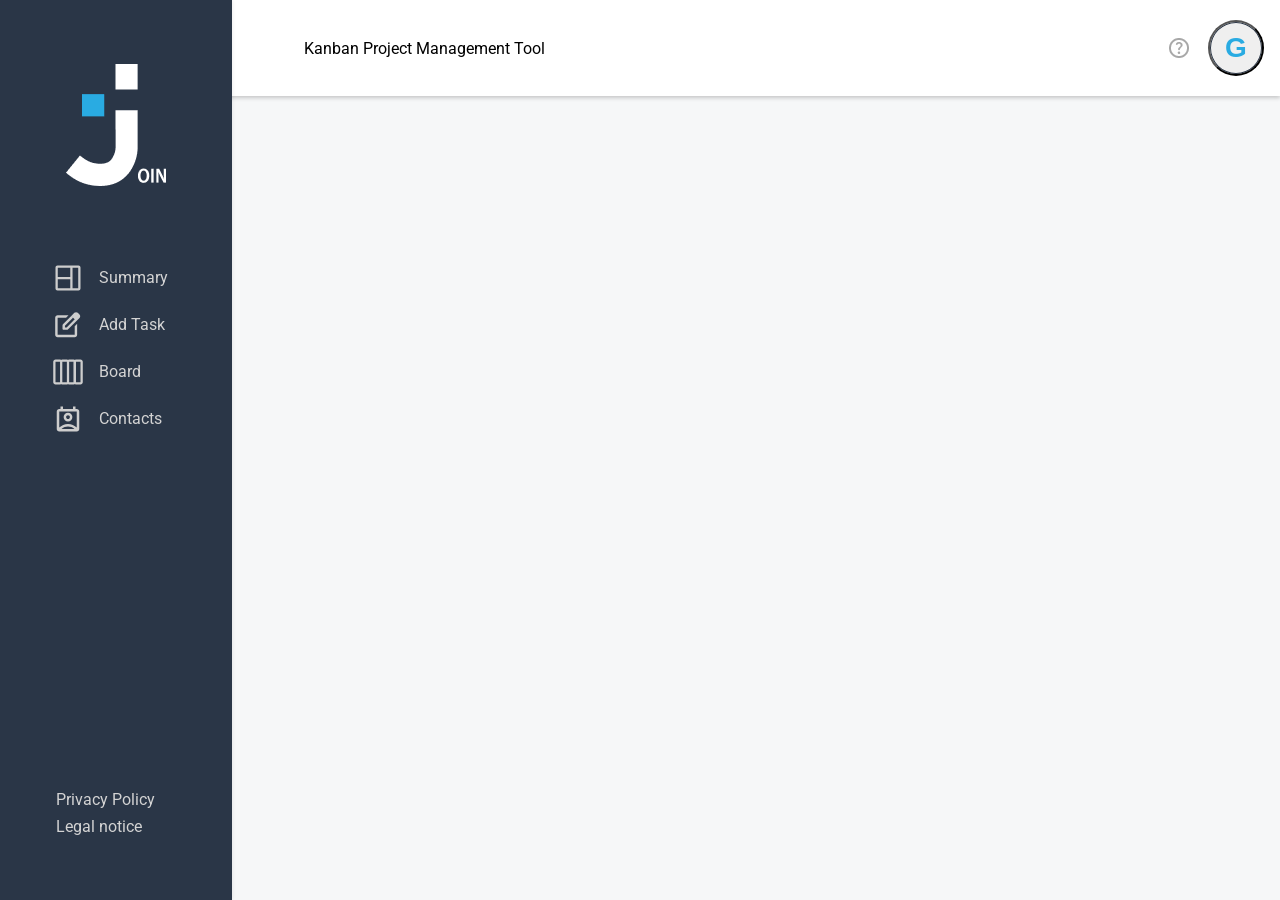
<file: sidebar-header.html>
<!DOCTYPE html>
<html lang="en">
<head>
    <meta charset="UTF-8">
    <meta name="viewport" content="width=device-width, initial-scale=1.0">
    <title>Document</title>
    <link rel="stylesheet" href="./styles/sidebarHeader.css">
    <!--Google Font Roboto-->
    <link rel="preconnect" href="https://fonts.googleapis.com">
    <link rel="preconnect" href="https://fonts.gstatic.com" crossorigin>
    <link href="https://fonts.googleapis.com/css2?family=PT+Sans:ital,wght@0,400;0,700;1,400;1,700&family=Roboto:ital,wght@0,100;0,300;0,400;0,500;0,700;0,900;1,100;1,300;1,400;1,500;1,700;1,900&family=Viga&display=swap" rel="stylesheet">
</head>
<body>

    <!-- Header und Sidebar-->
    <header class="desktop-header">
        <h1>Kanban Project Management Tool</h1>
        <div class="header-icons">
            <img src="img/contacts/help.png" alt="icon help" width="32px" height="32px">
            <button class="profile-icon openModalHeader">
                <div id="header-profile-icon" class="profile-name guest-font-size">G</div>
            </button>
        </div>
    </header>
    <dialog id="sub-menu-modal-desktop" class="sub-menu-bg">
        <div id="sub-menu" class="sub-menu sub-menu-open">
            <a class="help-link" href="./help.html">
                <div>Help</div>
            </a>
            <a href="./legalNotice.html">
                <div>Legal Notice</div>
            </a>
            <a href="./privacy.html">
                <div>Privacy Policy</div>
            </a>
            <a href="#"> 
                <div>Log Out</div>
            </a>
        </div>
    </dialog>
    
        <aside class="sidebar desktop-sidebar">
          <div class="logo-sidebar">
            <a href="summary.html">
                <img
                class="logo-join-white"
                src="img/contacts/logo_join_white.png"
                alt="logo"
            /></a>
          </div>
          <nav class="menu-sidebar">
            <ul class="container-nav-links">
              <div class="nav-links">
                <svg width="30" height="31" viewBox="0 0 30 31" fill="none" xmlns="http://www.w3.org/2000/svg">
                    <path d="M25.2273 3.46582H4.77273H4.5C3.39543 3.46582 2.5 4.36155 2.5 5.46612C2.5 5.64591 2.5 5.77328 2.5 5.80579V26.2603V26.4658C2.5 27.5704 3.39572 28.4658 4.50029 28.4658C4.64377 28.4658 4.74401 28.4658 4.77272 28.4658H25.2273C25.256 28.4658 25.3562 28.4658 25.4997 28.4658C26.6043 28.4658 27.5 27.5699 27.5 26.4653C27.5 26.3585 27.5 26.2846 27.5 26.2603V5.80576C27.5 5.77326 27.5 5.6459 27.5 5.46612C27.5 4.36155 26.6043 3.46582 25.4997 3.46582C25.3562 3.46582 25.256 3.46582 25.2273 3.46582ZM17.2727 26.2603H4.77273V17.1694H17.2727V26.2603ZM17.2727 14.8967H4.77273V5.80579L17.2727 5.80576V14.8967ZM25.2273 26.2603H19.5455V5.80579H25.2273V26.2603Z" fill="#CDCDCD"/>
                </svg>
                <li><a href="summary.html">Summary</a></li>
              </div>
              <div class="nav-links">
                <svg width="30" height="31" viewBox="0 0 30 31" fill="none" xmlns="http://www.w3.org/2000/svg">
                    <mask id="mask0_69323_5227" style="mask-type:alpha" maskUnits="userSpaceOnUse" x="0" y="0" width="30" height="31">
                    <rect y="0.96582" width="30" height="30" fill="#D9D9D9"/>
                    </mask>
                    <g mask="url(#mask0_69323_5227)">
                    <path d="M4.62652 28.1682C3.95579 28.1682 3.38161 27.9294 2.90396 27.4517C2.42632 26.9741 2.1875 26.3999 2.1875 25.7292V8.65599C2.1875 7.98526 2.42632 7.41107 2.90396 6.93343C3.38161 6.45578 3.95579 6.21696 4.62652 6.21696H15.5107L13.0716 8.65599H4.62652V25.7292H21.6997V17.2535L24.1387 14.8145V25.7292C24.1387 26.3999 23.8999 26.9741 23.4223 27.4517C22.9446 27.9294 22.3704 28.1682 21.6997 28.1682H4.62652ZM18.2546 6.91818L19.9924 8.6255L11.9436 16.6743V18.4121H13.6509L21.7302 10.3328L23.468 12.0401L15.3887 20.1194C15.1651 20.343 14.906 20.5208 14.6113 20.6529C14.3166 20.7851 14.0066 20.8511 13.6814 20.8511H10.7241C10.3786 20.8511 10.0889 20.7342 9.85518 20.5005C9.62144 20.2668 9.50457 19.9771 9.50457 19.6316V16.6743C9.50457 16.3491 9.56555 16.0391 9.6875 15.7444C9.80945 15.4497 9.98222 15.1905 10.2058 14.967L18.2546 6.91818ZM23.468 12.0401L18.2546 6.91818L21.3034 3.8694C21.7912 3.3816 22.3755 3.1377 23.0564 3.1377C23.7373 3.1377 24.3115 3.3816 24.779 3.8694L26.4863 5.60721C26.9538 6.07469 27.1875 6.64379 27.1875 7.31452C27.1875 7.98526 26.9538 8.55436 26.4863 9.02184L23.468 12.0401Z" fill="#CDCDCD"/>
                    </g>
                </svg>
                <li><a href="task.html">Add Task</a></li>
              </div>
              <div class="nav-links">
                <svg width="30" height="31" viewBox="0 0 30 31" fill="none" xmlns="http://www.w3.org/2000/svg">
                    <path d="M22.9546 5.73855L22.9546 26.1929C22.954 26.7955 22.7143 27.3732 22.2882 27.7993C21.8622 28.2253 21.2844 28.465 20.6819 28.4656L16.1365 28.4656C15.5339 28.465 14.9562 28.2253 14.5301 27.7993C14.104 27.3732 13.8644 26.7955 13.8638 26.1929L13.8638 5.73855C13.8644 5.13597 14.104 4.55825 14.5301 4.13217C14.9562 3.70608 15.5339 3.46644 16.1365 3.46584L20.6819 3.46584C21.2844 3.46644 21.8622 3.70608 22.2882 4.13217C22.7143 4.55825 22.954 5.13597 22.9546 5.73855ZM16.1365 26.1929L20.6819 26.1929L20.6819 5.73855L16.1365 5.73855L16.1365 26.1929ZM16.1365 5.73855L16.1365 26.1929C16.1359 26.7955 15.8962 27.3731 15.4701 27.7992C15.0441 28.2253 14.4663 28.4649 13.8638 28.4655L9.31835 28.4655C8.71578 28.4649 8.13806 28.2253 7.71197 27.7992C7.28589 27.3731 7.04625 26.7954 7.04565 26.1928L7.04565 5.73852C7.04625 5.13595 7.28589 4.55823 7.71197 4.13214C8.13806 3.70606 8.71578 3.46642 9.31835 3.46582L13.8638 3.46582C14.4663 3.46642 15.0441 3.70606 15.4701 4.13214C15.8962 4.55823 16.1359 5.13597 16.1365 5.73855ZM9.31835 26.1928L13.8638 26.1929L13.8638 5.73855L9.31835 5.73852L9.31835 26.1928ZM9.31835 5.73852L9.31835 26.1928C9.31775 26.7954 9.07811 27.3731 8.65203 27.7992C8.22594 28.2253 7.64822 28.4649 7.04565 28.4656L2.50024 28.4656C1.89767 28.4649 1.31995 28.2253 0.893863 27.7992C0.467779 27.3731 0.228141 26.7954 0.227539 26.1928L0.227538 5.73852C0.22814 5.13595 0.467778 4.55823 0.893862 4.13214C1.31995 3.70606 1.89767 3.46642 2.50024 3.46582L7.04565 3.46582C7.64822 3.46642 8.22594 3.70606 8.65203 4.13214C9.07811 4.55823 9.31775 5.13595 9.31835 5.73852ZM2.50024 26.1928L7.04565 26.1928L7.04565 5.73852L2.50024 5.73852L2.50024 26.1928Z" fill="#CDCDCD"/>
                    <path d="M29.7727 5.7388L29.7727 26.1931C29.7721 26.7957 29.5324 27.3734 29.1064 27.7995C28.6803 28.2256 28.1026 28.4652 27.5 28.4658L22.9546 28.4658C22.352 28.4652 21.7743 28.2256 21.3482 27.7995C20.9221 27.3734 20.6825 26.7955 20.6819 26.1929L20.6819 5.73855C20.6825 5.13597 20.9221 4.5585 21.3482 4.13242C21.7743 3.70633 22.352 3.4667 22.9546 3.46609L27.5 3.46609C28.1026 3.4667 28.6803 3.70633 29.1064 4.13242C29.5324 4.5585 29.7721 5.13622 29.7727 5.7388ZM22.9546 26.1929L27.5 26.1931L27.5 5.7388L22.9546 5.73855L22.9546 26.1929Z" fill="#CDCDCD"/>
                </svg>                
                <li><a href="board.html">Board</a></li>
              </div>
              <div class="nav-links">
                <svg width="30" height="31" viewBox="0 0 30 31" fill="none" xmlns="http://www.w3.org/2000/svg">
                    <mask id="mask0_69323_5230" style="mask-type:alpha" maskUnits="userSpaceOnUse" x="0" y="0" width="30" height="31">
                    <rect y="0.96582" width="30" height="30" fill="#D9D9D9"/>
                    </mask>
                    <g mask="url(#mask0_69323_5230)">
                    <path d="M15 23.4658C13.8333 23.4658 12.7188 23.6481 11.6563 24.0127C10.5938 24.3773 9.625 24.9242 8.75 25.6533V25.9658H21.25V25.6533C20.375 24.9242 19.4062 24.3773 18.3438 24.0127C17.2812 23.6481 16.1667 23.4658 15 23.4658ZM6.25 24.5283C7.375 23.4242 8.68229 22.5544 10.1719 21.9189C11.6615 21.2835 13.2708 20.9658 15 20.9658C16.7292 20.9658 18.3385 21.2835 19.8281 21.9189C21.3177 22.5544 22.625 23.4242 23.75 24.5283V8.46582H6.25V24.5283ZM15 18.4658C13.7917 18.4658 12.7604 18.0387 11.9062 17.1846C11.0521 16.3304 10.625 15.2992 10.625 14.0908C10.625 12.8825 11.0521 11.8512 11.9062 10.9971C12.7604 10.1429 13.7917 9.71582 15 9.71582C16.2083 9.71582 17.2396 10.1429 18.0938 10.9971C18.9479 11.8512 19.375 12.8825 19.375 14.0908C19.375 15.2992 18.9479 16.3304 18.0938 17.1846C17.2396 18.0387 16.2083 18.4658 15 18.4658ZM15 15.9658C15.5208 15.9658 15.9635 15.7835 16.3281 15.4189C16.6927 15.0544 16.875 14.6117 16.875 14.0908C16.875 13.57 16.6927 13.1273 16.3281 12.7627C15.9635 12.3981 15.5208 12.2158 15 12.2158C14.4792 12.2158 14.0365 12.3981 13.6719 12.7627C13.3073 13.1273 13.125 13.57 13.125 14.0908C13.125 14.6117 13.3073 15.0544 13.6719 15.4189C14.0365 15.7835 14.4792 15.9658 15 15.9658ZM6.25 28.4658C5.5625 28.4658 4.97396 28.221 4.48438 27.7314C3.99479 27.2419 3.75 26.6533 3.75 25.9658V8.46582C3.75 7.77832 3.99479 7.18978 4.48438 6.7002C4.97396 6.21061 5.5625 5.96582 6.25 5.96582H7.5V3.46582H10V5.96582H20V3.46582H22.5V5.96582H23.75C24.4375 5.96582 25.026 6.21061 25.5156 6.7002C26.0052 7.18978 26.25 7.77832 26.25 8.46582V25.9658C26.25 26.6533 26.0052 27.2419 25.5156 27.7314C25.026 28.221 24.4375 28.4658 23.75 28.4658H6.25Z" fill="#CDCDCD"/>
                    </g>
                </svg>
                <li><a href="contacts.html">Contacts</a></li>
              </div>
            </ul>
          </nav>
          <nav>
            <ul>
              <div class="nav-links-footer">
                <li><a href="privacy.html">Privacy Policy</a></li>
                <li><a href="legalNotice.html">Legal notice</a></li>
              </div>
            </ul>
          </nav>
        </aside>
    
        <!--Mobile Header-->
        <header class="mobile-header">
          <a href="summary.html"><img class="logo-join-mobile" src="img/contacts/logo_blue_mobile.png" alt="logo"></a>
          <button class="profile-icon openModalHeader">
              <div id="header-profile-icon" class="profile-name guest-font-size">G</div>
          </button>
      </header>
      <dialog id="sub-menu-modal-mobile" class="sub-menu-bg">
          <div id="sub-menu" class="sub-menu sub-menu-open">
              <a class="help-link" href="./help.html">
                  <div>Help</div>
              </a>
              <a href="./legalNotice.html">
                  <div>Legal Notice</div>
              </a>
              <a href="./privacy.html">
                  <div>Privacy Policy</div>
              </a>
              <a href="./login.html"> 
                  <div>Log Out</div>
              </a>
          </div>
      </dialog>

    <!--Mobile Navbar-->
    <nav class="mobile-nav">
        <ul class="container-nav-links">
            <a href="summary.html">
            <div class="nav-links">
                <svg width="30" height="31" viewBox="0 0 30 31" fill="none" xmlns="http://www.w3.org/2000/svg">
                    <path d="M25.2273 3.46582H4.77273H4.5C3.39543 3.46582 2.5 4.36155 2.5 5.46612C2.5 5.64591 2.5 5.77328 2.5 5.80579V26.2603V26.4658C2.5 27.5704 3.39572 28.4658 4.50029 28.4658C4.64377 28.4658 4.74401 28.4658 4.77272 28.4658H25.2273C25.256 28.4658 25.3562 28.4658 25.4997 28.4658C26.6043 28.4658 27.5 27.5699 27.5 26.4653C27.5 26.3585 27.5 26.2846 27.5 26.2603V5.80576C27.5 5.77326 27.5 5.6459 27.5 5.46612C27.5 4.36155 26.6043 3.46582 25.4997 3.46582C25.3562 3.46582 25.256 3.46582 25.2273 3.46582ZM17.2727 26.2603H4.77273V17.1694H17.2727V26.2603ZM17.2727 14.8967H4.77273V5.80579L17.2727 5.80576V14.8967ZM25.2273 26.2603H19.5455V5.80579H25.2273V26.2603Z" fill="#CDCDCD"/>
                </svg>
                <li>Summary</li>
            </div>
            </a>
            <a href="task.html">
            <div class="nav-links">
                <svg width="30" height="31" viewBox="0 0 30 31" fill="none" xmlns="http://www.w3.org/2000/svg">
                    <mask id="mask0_69323_5227" style="mask-type:alpha" maskUnits="userSpaceOnUse" x="0" y="0" width="30" height="31">
                    <rect y="0.96582" width="30" height="30" fill="#D9D9D9"/>
                    </mask>
                    <g mask="url(#mask0_69323_5227)">
                    <path d="M4.62652 28.1682C3.95579 28.1682 3.38161 27.9294 2.90396 27.4517C2.42632 26.9741 2.1875 26.3999 2.1875 25.7292V8.65599C2.1875 7.98526 2.42632 7.41107 2.90396 6.93343C3.38161 6.45578 3.95579 6.21696 4.62652 6.21696H15.5107L13.0716 8.65599H4.62652V25.7292H21.6997V17.2535L24.1387 14.8145V25.7292C24.1387 26.3999 23.8999 26.9741 23.4223 27.4517C22.9446 27.9294 22.3704 28.1682 21.6997 28.1682H4.62652ZM18.2546 6.91818L19.9924 8.6255L11.9436 16.6743V18.4121H13.6509L21.7302 10.3328L23.468 12.0401L15.3887 20.1194C15.1651 20.343 14.906 20.5208 14.6113 20.6529C14.3166 20.7851 14.0066 20.8511 13.6814 20.8511H10.7241C10.3786 20.8511 10.0889 20.7342 9.85518 20.5005C9.62144 20.2668 9.50457 19.9771 9.50457 19.6316V16.6743C9.50457 16.3491 9.56555 16.0391 9.6875 15.7444C9.80945 15.4497 9.98222 15.1905 10.2058 14.967L18.2546 6.91818ZM23.468 12.0401L18.2546 6.91818L21.3034 3.8694C21.7912 3.3816 22.3755 3.1377 23.0564 3.1377C23.7373 3.1377 24.3115 3.3816 24.779 3.8694L26.4863 5.60721C26.9538 6.07469 27.1875 6.64379 27.1875 7.31452C27.1875 7.98526 26.9538 8.55436 26.4863 9.02184L23.468 12.0401Z" fill="#CDCDCD"/>
                    </g>
                </svg>
                <li>Add Task</li>
            </div>
            </a>
            <a href="board.html">        
            <div class="nav-links">
                <svg width="30" height="31" viewBox="0 0 30 31" fill="none" xmlns="http://www.w3.org/2000/svg">
                    <path d="M22.9546 5.73855L22.9546 26.1929C22.954 26.7955 22.7143 27.3732 22.2882 27.7993C21.8622 28.2253 21.2844 28.465 20.6819 28.4656L16.1365 28.4656C15.5339 28.465 14.9562 28.2253 14.5301 27.7993C14.104 27.3732 13.8644 26.7955 13.8638 26.1929L13.8638 5.73855C13.8644 5.13597 14.104 4.55825 14.5301 4.13217C14.9562 3.70608 15.5339 3.46644 16.1365 3.46584L20.6819 3.46584C21.2844 3.46644 21.8622 3.70608 22.2882 4.13217C22.7143 4.55825 22.954 5.13597 22.9546 5.73855ZM16.1365 26.1929L20.6819 26.1929L20.6819 5.73855L16.1365 5.73855L16.1365 26.1929ZM16.1365 5.73855L16.1365 26.1929C16.1359 26.7955 15.8962 27.3731 15.4701 27.7992C15.0441 28.2253 14.4663 28.4649 13.8638 28.4655L9.31835 28.4655C8.71578 28.4649 8.13806 28.2253 7.71197 27.7992C7.28589 27.3731 7.04625 26.7954 7.04565 26.1928L7.04565 5.73852C7.04625 5.13595 7.28589 4.55823 7.71197 4.13214C8.13806 3.70606 8.71578 3.46642 9.31835 3.46582L13.8638 3.46582C14.4663 3.46642 15.0441 3.70606 15.4701 4.13214C15.8962 4.55823 16.1359 5.13597 16.1365 5.73855ZM9.31835 26.1928L13.8638 26.1929L13.8638 5.73855L9.31835 5.73852L9.31835 26.1928ZM9.31835 5.73852L9.31835 26.1928C9.31775 26.7954 9.07811 27.3731 8.65203 27.7992C8.22594 28.2253 7.64822 28.4649 7.04565 28.4656L2.50024 28.4656C1.89767 28.4649 1.31995 28.2253 0.893863 27.7992C0.467779 27.3731 0.228141 26.7954 0.227539 26.1928L0.227538 5.73852C0.22814 5.13595 0.467778 4.55823 0.893862 4.13214C1.31995 3.70606 1.89767 3.46642 2.50024 3.46582L7.04565 3.46582C7.64822 3.46642 8.22594 3.70606 8.65203 4.13214C9.07811 4.55823 9.31775 5.13595 9.31835 5.73852ZM2.50024 26.1928L7.04565 26.1928L7.04565 5.73852L2.50024 5.73852L2.50024 26.1928Z" fill="#CDCDCD"/>
                    <path d="M29.7727 5.7388L29.7727 26.1931C29.7721 26.7957 29.5324 27.3734 29.1064 27.7995C28.6803 28.2256 28.1026 28.4652 27.5 28.4658L22.9546 28.4658C22.352 28.4652 21.7743 28.2256 21.3482 27.7995C20.9221 27.3734 20.6825 26.7955 20.6819 26.1929L20.6819 5.73855C20.6825 5.13597 20.9221 4.5585 21.3482 4.13242C21.7743 3.70633 22.352 3.4667 22.9546 3.46609L27.5 3.46609C28.1026 3.4667 28.6803 3.70633 29.1064 4.13242C29.5324 4.5585 29.7721 5.13622 29.7727 5.7388ZM22.9546 26.1929L27.5 26.1931L27.5 5.7388L22.9546 5.73855L22.9546 26.1929Z" fill="#CDCDCD"/>
                </svg>  
                <li>Board</li>
            </div>
            </a>
            <a href="contacts.html">        
            <div class="nav-links">
                <svg width="30" height="31" viewBox="0 0 30 31" fill="none" xmlns="http://www.w3.org/2000/svg">
                    <mask id="mask0_69323_5230" style="mask-type:alpha" maskUnits="userSpaceOnUse" x="0" y="0" width="30" height="31">
                    <rect y="0.96582" width="30" height="30" fill="#D9D9D9"/>
                    </mask>
                    <g mask="url(#mask0_69323_5230)">
                    <path d="M15 23.4658C13.8333 23.4658 12.7188 23.6481 11.6563 24.0127C10.5938 24.3773 9.625 24.9242 8.75 25.6533V25.9658H21.25V25.6533C20.375 24.9242 19.4062 24.3773 18.3438 24.0127C17.2812 23.6481 16.1667 23.4658 15 23.4658ZM6.25 24.5283C7.375 23.4242 8.68229 22.5544 10.1719 21.9189C11.6615 21.2835 13.2708 20.9658 15 20.9658C16.7292 20.9658 18.3385 21.2835 19.8281 21.9189C21.3177 22.5544 22.625 23.4242 23.75 24.5283V8.46582H6.25V24.5283ZM15 18.4658C13.7917 18.4658 12.7604 18.0387 11.9062 17.1846C11.0521 16.3304 10.625 15.2992 10.625 14.0908C10.625 12.8825 11.0521 11.8512 11.9062 10.9971C12.7604 10.1429 13.7917 9.71582 15 9.71582C16.2083 9.71582 17.2396 10.1429 18.0938 10.9971C18.9479 11.8512 19.375 12.8825 19.375 14.0908C19.375 15.2992 18.9479 16.3304 18.0938 17.1846C17.2396 18.0387 16.2083 18.4658 15 18.4658ZM15 15.9658C15.5208 15.9658 15.9635 15.7835 16.3281 15.4189C16.6927 15.0544 16.875 14.6117 16.875 14.0908C16.875 13.57 16.6927 13.1273 16.3281 12.7627C15.9635 12.3981 15.5208 12.2158 15 12.2158C14.4792 12.2158 14.0365 12.3981 13.6719 12.7627C13.3073 13.1273 13.125 13.57 13.125 14.0908C13.125 14.6117 13.3073 15.0544 13.6719 15.4189C14.0365 15.7835 14.4792 15.9658 15 15.9658ZM6.25 28.4658C5.5625 28.4658 4.97396 28.221 4.48438 27.7314C3.99479 27.2419 3.75 26.6533 3.75 25.9658V8.46582C3.75 7.77832 3.99479 7.18978 4.48438 6.7002C4.97396 6.21061 5.5625 5.96582 6.25 5.96582H7.5V3.46582H10V5.96582H20V3.46582H22.5V5.96582H23.75C24.4375 5.96582 25.026 6.21061 25.5156 6.7002C26.0052 7.18978 26.25 7.77832 26.25 8.46582V25.9658C26.25 26.6533 26.0052 27.2419 25.5156 27.7314C25.026 28.221 24.4375 28.4658 23.75 28.4658H6.25Z" fill="#CDCDCD"/>
                    </g>
                </svg>
                <li>Contacts</li>
            </div>
            </a>
        </ul>
    </nav>

    <!-- End of Header und Sidebar-->
    <script src="./js/sidebarHeader.js"></script>
</body>
</html>
</file>
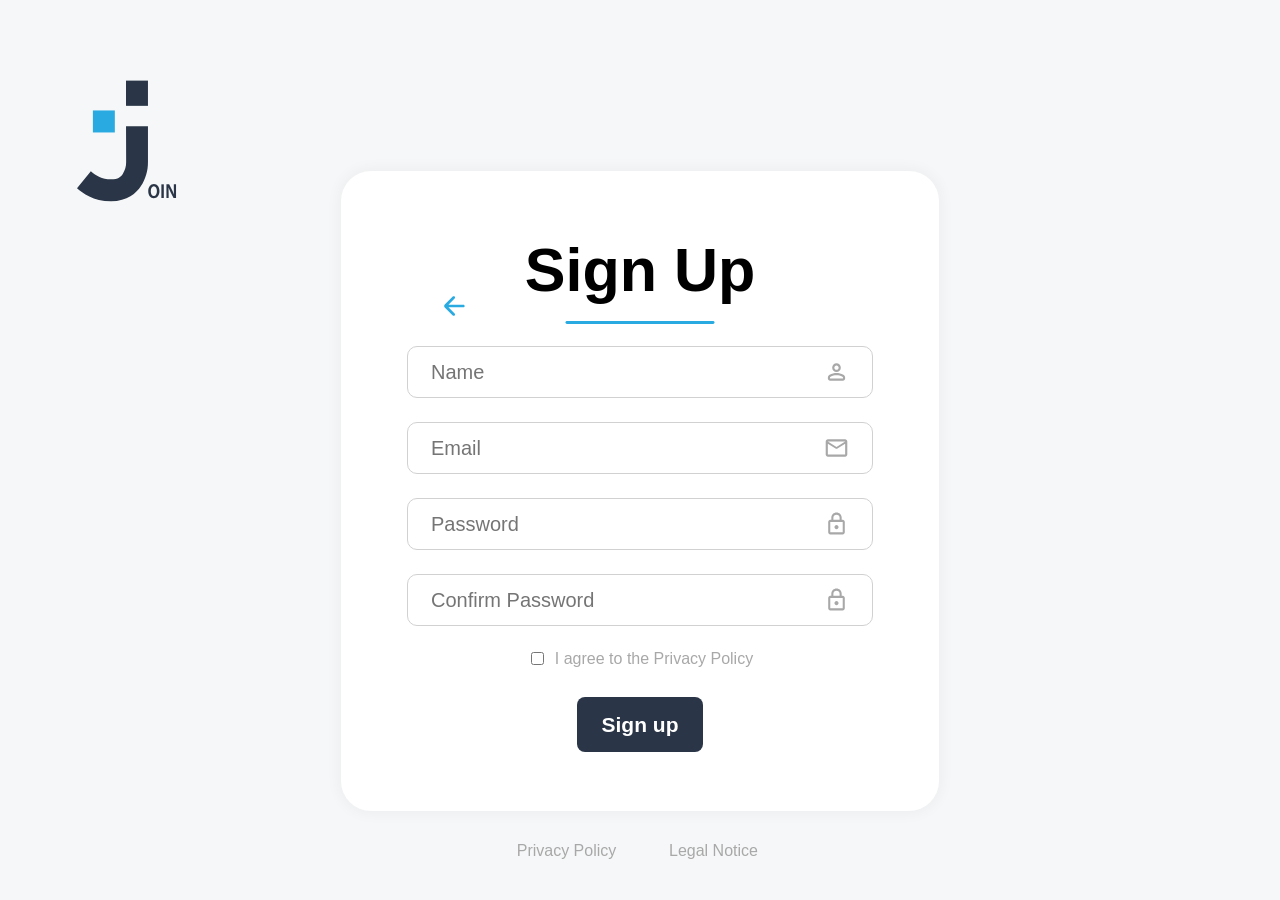
<file: signup.html>
<!DOCTYPE html>
<html lang="de">
<head>
    <meta charset="UTF-8">
    <meta name="viewport" content="width=device-width, initial-scale=1.0">
    <title>Sign Up - Join</title>
    <link rel="stylesheet" href="./styles/signup.css">
</head>
<body>
    <div class="content__box">
        <header class="top__bar">
            <div class="logo__box">
                <img id="site__logo" class="site__logo" src="./img/logo_desktop.svg" alt="Logo" />
            </div>
        </header>
    
        <div class="registration__box">
            <div class="title__box">
                <div class="back__button" onclick="history.back()">
                    <img src="./img/arrow-left-line.svg" alt="back" />
                </div>
    
                <h1>Sign Up</h1>
                <img class="divider__img" src="./img/seperator.svg" alt="separator" />
            </div>
    
            <form id="register" class="registration__form" onsubmit="handleSignUp(event)" onkeyup="toggleSignUpButton()">
                <div class="input__box input__box--spaced">
                    <input id="fullName" type="text" placeholder="Name" autocomplete="name" required />
                    <img class="input__icon" src="./img/person.svg" alt="person" />
                </div>
    
                <div class="input__box input__box--spaced">
                    <input id="userEmail" type="email" placeholder="Email" autocomplete="email" required oninput="checkEmail()" />
                    <img class="input__icon" src="./img/mail.svg" alt="mail" />
                </div>
    
                <!-- Password -->
                <div class="input__box input__box--spaced">
                    <input
                        id="userPassword"
                        type="password"
                        placeholder="Password"
                        autocomplete="current-password"
                        required
                        onkeyup="togglePasswordIcon('userPassword')"
                        oninput="checkPassword()"
                        onkeypress="clearPasswordMismatchMessage()" 
                        onkeydown="onPasswordKeyDown()"/>
                    <img id="password__toggle" class="password__icon pointer--disabled" src="./img/lock.svg" alt="lock" onclick="togglePasswordVisibility('userPassword')" />
                </div>
    
                <!-- Confirm Password -->
                <div id="confirmPasswordBox" class="input__box">
                    <input
                        id="confirmPassword"
                        type="password"
                        placeholder="Confirm Password"
                        autocomplete="off"
                        required
                        onkeyup="togglePasswordIcon('confirmPassword')"
                        onkeypress="clearPasswordMismatchMessage()" 
                        />
                    <img
                        id="confirmPassword__toggle"
                        class="password__icon pointer--disabled"
                        src="./img/lock.svg"
                        alt="lock"
                        onclick="togglePasswordVisibility('confirmPassword')" />
                </div>
    
                <!-- If passwords do not match, show message -->
                <div class="error__box">
                    <div class="error__message" id="passwordMismatchMessage"></div>
                </div>
    
                <div class="checkbox__wrapper">
                    <input type="checkbox" id="agreeCheckbox" onclick="toggleCheckbox()" data-checked="false"/></input>
                    <div>
                        <div>
                            I agree to the
                            <a href="./privacy.html" class="privacy__link">&nbspPrivacy Policy</a>
                        </div>
                    </div>
                </div>
    
                <div class="button__box">
                    <button type="submit" id="registerButton" class="submit__button" onclick="">Sign up</button>
                </div>
            </form>
        </div>
    
        <footer class="site__footer footer__links">
            <a href="./privacyPolicy.html">Privacy Policy</a>
            <a href="./legalNotice.html">Legal Notice</a>
        </footer>
    </div>
    <script src="./js/signup.js"></script>
</body>
</html>
</file>
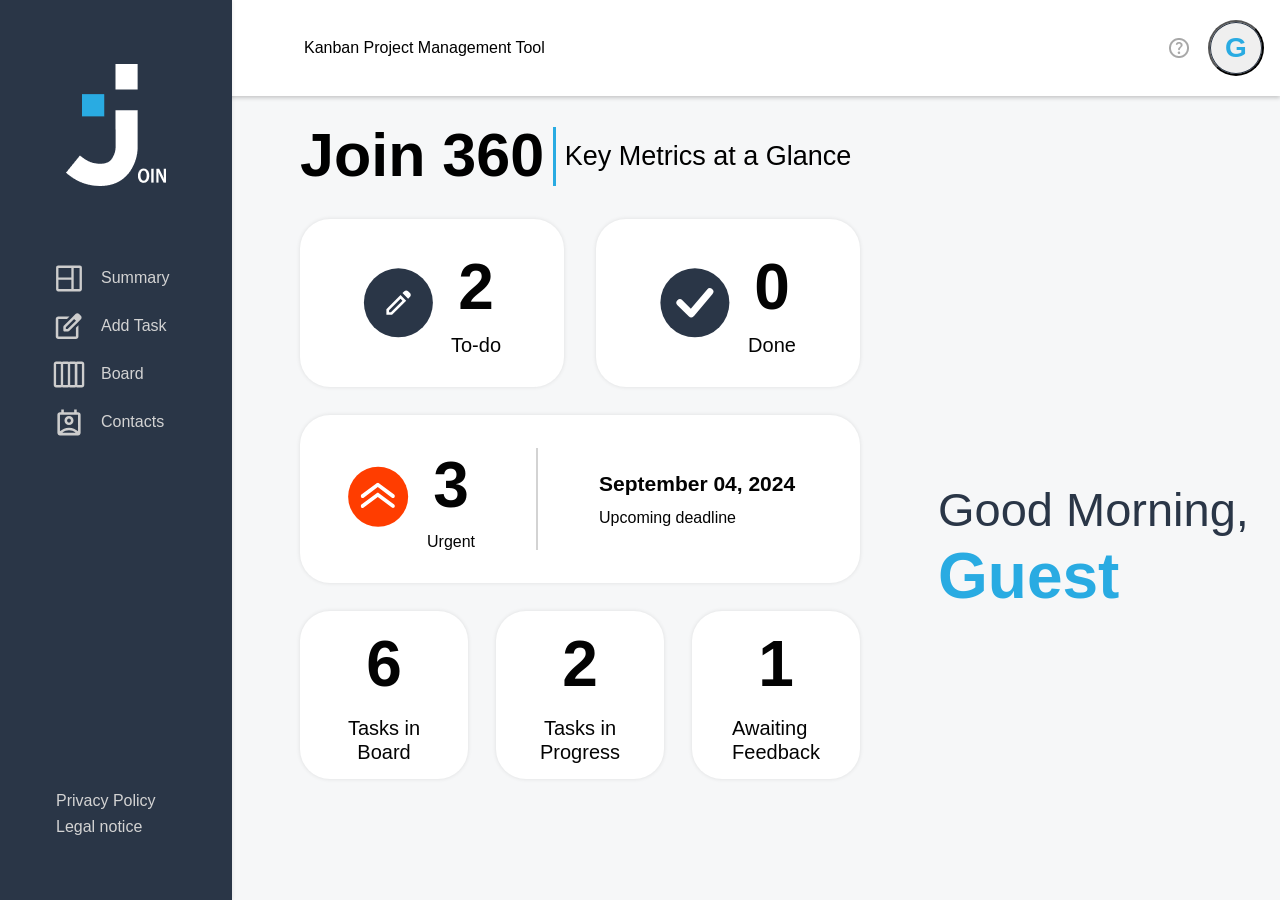
<file: summary.html>
<!DOCTYPE html>
<html lang="en">
<head>
    <meta charset="UTF-8">
    <meta name="viewport" content="width=device-width, initial-scale=1.0">
    <title>Summary</title>
    <link rel="stylesheet" href="./styles/summary.css">
    <link rel="stylesheet" href="./styles/sidebarHeader.css">
    <script src="./js/sidebarHeader.js"></script>
    <script src="./js/firebase.js"></script>
    <script src="./js/summary.js"></script>

</head>
<body onload="loadSummaryInfos(), greetUser()">
    <!-- Header und Sidebar-->
    <header class="desktop-header">
        <h1>Kanban Project Management Tool</h1>
        <div class="header-icons">
            <img src="img/contacts/help.png" alt="icon help" width="32px" height="32px">
            <button class="profile-icon openModalHeader">
                <div id="header-profile-icon" class="profile-name guest-font-size">G</div>
            </button>
        </div>
    </header>
    <dialog id="sub-menu-modal-desktop" class="sub-menu-bg">
        <div id="sub-menu" class="sub-menu sub-menu-open">
            <a class="help-link" href="./help.html">
                <div>Help</div>
            </a>
            <a href="./legalNotice.html">
                <div>Legal Notice</div>
            </a>
            <a href="./privacy.html">
                <div>Privacy Policy</div>
            </a>
            <a href="./login.html"> 
                <div>Log Out</div>
            </a>
        </div>
    </dialog>

    <aside class="sidebar desktop-sidebar">
        <div class="logo-sidebar">
            <a href="summary.html"><img class="logo-join-white" src="img/contacts/logo_join_white.png" alt="logo"></a>
        </div>
        <nav class="menu-sidebar">
            <ul class="container-nav-links">
                <div class="nav-links">
                    <img class="nav-icons" src="img/contacts/summary_icon.svg" alt="icon summary">
                    <li><a href="summary.html">Summary</a></li>
                </div>
                <div class="nav-links">
                    <img class="nav-icons" src="img/contacts/addTask_icon.svg" alt="icon add task">
                    <li><a href="task.html">Add Task</a></li>
                </div>
                <div class="nav-links">
                    <img class="nav-icons" src="img/contacts/board_icon.svg" alt="icon board">
                    <li><a href="board.html">Board</a></li>
                </div>
                <div class="nav-links">
                    <img class="nav-icons" src="img/contacts/contacts_icon.svg" alt="contacts">
                    <li><a href="contacts.html">Contacts</a></li>
                </div>
            </ul>
        </nav>
        <nav>
            <ul>
                <div class="nav-links-footer">
                    <li><a href="privacy.html">Privacy Policy</a></li>
                    <li><a href="legalNotice.html">Legal notice</a></li>
                </div>
            </ul>
        </nav>
    </aside>

    <!--Mobile Header-->
    <header class="mobile-header">
        <a href="summary.html"><img class="logo-join-mobile" src="img/contacts/logo_blue_mobile.png" alt="logo"></a>
        <button class="profile-icon openModalHeader">
            <div id="header-profile-icon" class="profile-name guest-font-size">G</div>
        </button>
    </header>
    <dialog id="sub-menu-modal-mobile" class="sub-menu-bg">
        <div id="sub-menu" class="sub-menu sub-menu-open">
            <a class="help-link" href="./help.html">
                <div>Help</div>
            </a>
            <a href="./legalNotice.html">
                <div>Legal Notice</div>
            </a>
            <a href="./privacy.html">
                <div>Privacy Policy</div>
            </a>
            <a href="./login.html"> 
                <div>Log Out</div>
            </a>
        </div>
    </dialog>

  <!--Mobile Navbar-->
  <nav class="mobile-nav">
      <ul class="container-nav-links">
          <a href="summary.html">
          <div class="nav-links">
              <svg width="30" height="31" viewBox="0 0 30 31" fill="none" xmlns="http://www.w3.org/2000/svg">
                  <path d="M25.2273 3.46582H4.77273H4.5C3.39543 3.46582 2.5 4.36155 2.5 5.46612C2.5 5.64591 2.5 5.77328 2.5 5.80579V26.2603V26.4658C2.5 27.5704 3.39572 28.4658 4.50029 28.4658C4.64377 28.4658 4.74401 28.4658 4.77272 28.4658H25.2273C25.256 28.4658 25.3562 28.4658 25.4997 28.4658C26.6043 28.4658 27.5 27.5699 27.5 26.4653C27.5 26.3585 27.5 26.2846 27.5 26.2603V5.80576C27.5 5.77326 27.5 5.6459 27.5 5.46612C27.5 4.36155 26.6043 3.46582 25.4997 3.46582C25.3562 3.46582 25.256 3.46582 25.2273 3.46582ZM17.2727 26.2603H4.77273V17.1694H17.2727V26.2603ZM17.2727 14.8967H4.77273V5.80579L17.2727 5.80576V14.8967ZM25.2273 26.2603H19.5455V5.80579H25.2273V26.2603Z" fill="#CDCDCD"/>
              </svg>
              <li>Summary</li>
          </div>
          </a>
          <a href="task.html">
          <div class="nav-links">
              <svg width="30" height="31" viewBox="0 0 30 31" fill="none" xmlns="http://www.w3.org/2000/svg">
                  <mask id="mask0_69323_5227" style="mask-type:alpha" maskUnits="userSpaceOnUse" x="0" y="0" width="30" height="31">
                  <rect y="0.96582" width="30" height="30" fill="#D9D9D9"/>
                  </mask>
                  <g mask="url(#mask0_69323_5227)">
                  <path d="M4.62652 28.1682C3.95579 28.1682 3.38161 27.9294 2.90396 27.4517C2.42632 26.9741 2.1875 26.3999 2.1875 25.7292V8.65599C2.1875 7.98526 2.42632 7.41107 2.90396 6.93343C3.38161 6.45578 3.95579 6.21696 4.62652 6.21696H15.5107L13.0716 8.65599H4.62652V25.7292H21.6997V17.2535L24.1387 14.8145V25.7292C24.1387 26.3999 23.8999 26.9741 23.4223 27.4517C22.9446 27.9294 22.3704 28.1682 21.6997 28.1682H4.62652ZM18.2546 6.91818L19.9924 8.6255L11.9436 16.6743V18.4121H13.6509L21.7302 10.3328L23.468 12.0401L15.3887 20.1194C15.1651 20.343 14.906 20.5208 14.6113 20.6529C14.3166 20.7851 14.0066 20.8511 13.6814 20.8511H10.7241C10.3786 20.8511 10.0889 20.7342 9.85518 20.5005C9.62144 20.2668 9.50457 19.9771 9.50457 19.6316V16.6743C9.50457 16.3491 9.56555 16.0391 9.6875 15.7444C9.80945 15.4497 9.98222 15.1905 10.2058 14.967L18.2546 6.91818ZM23.468 12.0401L18.2546 6.91818L21.3034 3.8694C21.7912 3.3816 22.3755 3.1377 23.0564 3.1377C23.7373 3.1377 24.3115 3.3816 24.779 3.8694L26.4863 5.60721C26.9538 6.07469 27.1875 6.64379 27.1875 7.31452C27.1875 7.98526 26.9538 8.55436 26.4863 9.02184L23.468 12.0401Z" fill="#CDCDCD"/>
                  </g>
              </svg>
              <li>Add Task</li>
          </div>
          </a>
          <a href="board.html">        
          <div class="nav-links">
              <svg width="30" height="31" viewBox="0 0 30 31" fill="none" xmlns="http://www.w3.org/2000/svg">
                  <path d="M22.9546 5.73855L22.9546 26.1929C22.954 26.7955 22.7143 27.3732 22.2882 27.7993C21.8622 28.2253 21.2844 28.465 20.6819 28.4656L16.1365 28.4656C15.5339 28.465 14.9562 28.2253 14.5301 27.7993C14.104 27.3732 13.8644 26.7955 13.8638 26.1929L13.8638 5.73855C13.8644 5.13597 14.104 4.55825 14.5301 4.13217C14.9562 3.70608 15.5339 3.46644 16.1365 3.46584L20.6819 3.46584C21.2844 3.46644 21.8622 3.70608 22.2882 4.13217C22.7143 4.55825 22.954 5.13597 22.9546 5.73855ZM16.1365 26.1929L20.6819 26.1929L20.6819 5.73855L16.1365 5.73855L16.1365 26.1929ZM16.1365 5.73855L16.1365 26.1929C16.1359 26.7955 15.8962 27.3731 15.4701 27.7992C15.0441 28.2253 14.4663 28.4649 13.8638 28.4655L9.31835 28.4655C8.71578 28.4649 8.13806 28.2253 7.71197 27.7992C7.28589 27.3731 7.04625 26.7954 7.04565 26.1928L7.04565 5.73852C7.04625 5.13595 7.28589 4.55823 7.71197 4.13214C8.13806 3.70606 8.71578 3.46642 9.31835 3.46582L13.8638 3.46582C14.4663 3.46642 15.0441 3.70606 15.4701 4.13214C15.8962 4.55823 16.1359 5.13597 16.1365 5.73855ZM9.31835 26.1928L13.8638 26.1929L13.8638 5.73855L9.31835 5.73852L9.31835 26.1928ZM9.31835 5.73852L9.31835 26.1928C9.31775 26.7954 9.07811 27.3731 8.65203 27.7992C8.22594 28.2253 7.64822 28.4649 7.04565 28.4656L2.50024 28.4656C1.89767 28.4649 1.31995 28.2253 0.893863 27.7992C0.467779 27.3731 0.228141 26.7954 0.227539 26.1928L0.227538 5.73852C0.22814 5.13595 0.467778 4.55823 0.893862 4.13214C1.31995 3.70606 1.89767 3.46642 2.50024 3.46582L7.04565 3.46582C7.64822 3.46642 8.22594 3.70606 8.65203 4.13214C9.07811 4.55823 9.31775 5.13595 9.31835 5.73852ZM2.50024 26.1928L7.04565 26.1928L7.04565 5.73852L2.50024 5.73852L2.50024 26.1928Z" fill="#CDCDCD"/>
                  <path d="M29.7727 5.7388L29.7727 26.1931C29.7721 26.7957 29.5324 27.3734 29.1064 27.7995C28.6803 28.2256 28.1026 28.4652 27.5 28.4658L22.9546 28.4658C22.352 28.4652 21.7743 28.2256 21.3482 27.7995C20.9221 27.3734 20.6825 26.7955 20.6819 26.1929L20.6819 5.73855C20.6825 5.13597 20.9221 4.5585 21.3482 4.13242C21.7743 3.70633 22.352 3.4667 22.9546 3.46609L27.5 3.46609C28.1026 3.4667 28.6803 3.70633 29.1064 4.13242C29.5324 4.5585 29.7721 5.13622 29.7727 5.7388ZM22.9546 26.1929L27.5 26.1931L27.5 5.7388L22.9546 5.73855L22.9546 26.1929Z" fill="#CDCDCD"/>
              </svg>  
              <li>Board</li>
          </div>
          </a>
          <a href="contacts.html">        
          <div class="nav-links">
              <svg width="30" height="31" viewBox="0 0 30 31" fill="none" xmlns="http://www.w3.org/2000/svg">
                  <mask id="mask0_69323_5230" style="mask-type:alpha" maskUnits="userSpaceOnUse" x="0" y="0" width="30" height="31">
                  <rect y="0.96582" width="30" height="30" fill="#D9D9D9"/>
                  </mask>
                  <g mask="url(#mask0_69323_5230)">
                  <path d="M15 23.4658C13.8333 23.4658 12.7188 23.6481 11.6563 24.0127C10.5938 24.3773 9.625 24.9242 8.75 25.6533V25.9658H21.25V25.6533C20.375 24.9242 19.4062 24.3773 18.3438 24.0127C17.2812 23.6481 16.1667 23.4658 15 23.4658ZM6.25 24.5283C7.375 23.4242 8.68229 22.5544 10.1719 21.9189C11.6615 21.2835 13.2708 20.9658 15 20.9658C16.7292 20.9658 18.3385 21.2835 19.8281 21.9189C21.3177 22.5544 22.625 23.4242 23.75 24.5283V8.46582H6.25V24.5283ZM15 18.4658C13.7917 18.4658 12.7604 18.0387 11.9062 17.1846C11.0521 16.3304 10.625 15.2992 10.625 14.0908C10.625 12.8825 11.0521 11.8512 11.9062 10.9971C12.7604 10.1429 13.7917 9.71582 15 9.71582C16.2083 9.71582 17.2396 10.1429 18.0938 10.9971C18.9479 11.8512 19.375 12.8825 19.375 14.0908C19.375 15.2992 18.9479 16.3304 18.0938 17.1846C17.2396 18.0387 16.2083 18.4658 15 18.4658ZM15 15.9658C15.5208 15.9658 15.9635 15.7835 16.3281 15.4189C16.6927 15.0544 16.875 14.6117 16.875 14.0908C16.875 13.57 16.6927 13.1273 16.3281 12.7627C15.9635 12.3981 15.5208 12.2158 15 12.2158C14.4792 12.2158 14.0365 12.3981 13.6719 12.7627C13.3073 13.1273 13.125 13.57 13.125 14.0908C13.125 14.6117 13.3073 15.0544 13.6719 15.4189C14.0365 15.7835 14.4792 15.9658 15 15.9658ZM6.25 28.4658C5.5625 28.4658 4.97396 28.221 4.48438 27.7314C3.99479 27.2419 3.75 26.6533 3.75 25.9658V8.46582C3.75 7.77832 3.99479 7.18978 4.48438 6.7002C4.97396 6.21061 5.5625 5.96582 6.25 5.96582H7.5V3.46582H10V5.96582H20V3.46582H22.5V5.96582H23.75C24.4375 5.96582 25.026 6.21061 25.5156 6.7002C26.0052 7.18978 26.25 7.77832 26.25 8.46582V25.9658C26.25 26.6533 26.0052 27.2419 25.5156 27.7314C25.026 28.221 24.4375 28.4658 23.75 28.4658H6.25Z" fill="#CDCDCD"/>
                  </g>
              </svg>
              <li>Contacts</li>
          </div>
          </a>
      </ul>
  </nav>

  <!-- End of Header und Sidebar-->
    <div class="main__container">
        <!-- GREETING Mobile Version -->
        <div id="overlay" class="summary__overlay__container d-none">
            <div class="summary__greeting__container-mobile">
                <div id="greeting__text-mobile" class="summary__greeting__formula-mobile"></div>
                <div id="user__name-mobile" class="summary__greeting__name-mobile"></div>
            </div>
        </div>

        <!--  SUMMARY Container -->
        <div class="summary__container">
            <div class="summary__header">
                <h2>Join 360</h2>
                <div class="seperator"></div>
                <div class="summary__header-text">Key Metrics at a Glance</div>
                <div class="seperator__horizental"></div>
            </div>

            <div class="summary__tiles__container">
                <div class="summary__tiles">
                    <!-- two tiles  -->
                    <div class="summary__first__section">
                        <a href="./board.html">
                            <div class="summary__two_tiles">
                                <img class="summary__icons onloadImg" id="summary__toDo" src="./img/editSummary.svg" alt="edit">
                                <img class="summary__icons hoverImg" id="summary__toDo" src="./img/editSummaryHover.svg" alt="edit">

                                <div class="summary__tiles__text">
                                    <div id="summary__todo" class="summary__tiles__number">2</div>
                                    <div class="summary__text__top-and-bottom">To-do</div>
                                </div>
                            </div>
                        </a>

                        <a href="./board.html">
                            <div class="summary__two_tiles">
                                <img class="summary__icons onloadImg" id="summary__done" src="./img/checkSummary.svg" alt="check">
                                <img class="summary__icons hoverImg" id="summary__done" src="./img/checkSummaryHover.svg" alt="check">
                                <div class="summary__tiles__text">
                                    <div id="summary__done" class="summary__tiles__number">0</div>
                                    <div class="summary__text__top-and-bottom">Done</div>
                                </div>
                            </div>
                        </a>
                    </div>

                    <!-- one tile/s  -->
                    <div>
                        <a href="./board.html">
                            <div class="summary__second__section">
                                <div class="second__section__first__tile">
                                    <div>
                                        <img class="summary__icons" src="./img/urgentSummary.svg" alt="urgent">
                                    </div>
                                    <div class="summary__tiles__text">
                                        <div id="summary__urgent" class="summary__tiles__number">3</div>
                                        <div class="summary__text__middle">Urgent</div>
                                    </div>
                                </div>

                                <img class="summary__tiles__seperator">

                                <div>
                                    <div id="summary__date" class="summary__deadline__date">September 04,  2024</div>
                                    <div class="summary__deadline__text">Upcoming deadline</div>
                                </div>
                            </div>
                        </a>
                    </div>

                    <!-- 3 tiles  -->
                    <div class="summary__third__section">
                        <a href="./board.html">
                            <div class="summary__third__section-tiles">
                                <div id="summary__tasks" class="summary__tiles__number">6</div>
                                <div class="summary__text__top-and-bottom">Tasks in<br>Board</div>
                            </div>
                        </a>

                        <a href="./board.html">
                            <div class="summary__third__section-tiles">
                                <div id="summary__progress" class="summary__tiles__number">2</div>
                                <div class="summary__text__top-and-bottom">Tasks in<br>Progress</div>
                            </div>
                        </a>

                        <a href="./board.html">
                            <div class="summary__third__section-tiles">
                                <div id="summary__feedback" class="summary__tiles__number">1</div>
                                <div class="summary__text__top-and-bottom summary__text__top-and-bottom-text_align">Awaiting<br>Feedback</div>
                            </div>
                        </a>
                    </div>
                </div>
            </div>
        </div>

        <div id="summary__greeting__desktop" class="summary__greeting__container">
            <div id="greeting__text" class="summary__greeting__formula">Good Morning,</div>
            <div id="user__name" class="summary__greeting__name">Guest</div>
        </div>
    </div>
</body>
</html>
</file>
<file: styles/addContacts.css>
* {
    box-sizing: border-box;
    margin: 0;
    padding: 0;
}


html {
    scroll-behavior: smooth;
    display: inline-block;
    color-scheme: light;
    font-size: 100%;
    overflow-x: hidden;
}


body {
    min-height: 100dvh;
    width: 100%;
    font-family: "inter", sans-serif;
    background-color: #F6F7F8;
    font-weight: bold;
    overflow: visible;   
}


.popUpBannerContent h1 {
    font-size: 61px;
}


.popUpBannerContent p {
    font-size: 27px;
}


@keyframes slideIn {
    0% {
        transform: translateX(100%);
    }
    100% {
        transform: translateX(0);
    }
  }

  .animation {
    animation: slideIn 1s forwards;
  }


.addContactContainer {
    position: fixed;
    z-index: 3;
    width: 100%;
    height: 100%;
    left: 0;
    top: 0;
    background-color: rgba(0, 0, 0, 0.30);
    animation: slideIn 1s forwards;
}


.popUpContainer {
    position: relative;
    top: 0px;
    left: 0px;
    transition: transform 125ms ease-in-out;
    display: flex;
    border-radius: 30px;
}


.popUpOpen {
    transform: translateX(0);
}


.popUpBanner {
    position: relative;
    display: flex;
    align-items: center;
    height: 594px;
    padding: 66px 48px;
    border-radius: 30px 0px 0px 30px;
    background-color: #2A3647;
    /* height: 594px;  */
}


.popUpBannerContent {
    display: flex;
    flex-direction: column;
    color: white;
    gap: 16px;
}


.popUpBannerContent span {
    width: 90px;
    height: 3px;
    background-color: rgba(41, 171, 226, 1);
    border-radius: 10px;
    margin-top: 8px;
}



.popUpContent {
    position: relative;
    width: 745px;
    height: 594px;
    background-color: white;
    border-radius: 0px 30px 30px 0px;
}


.closePopUp {
    position: absolute;
    top: 48px;
    height: 32px;
    width: 32px;
    right: 48px;
    border-radius: 30px;
    cursor: pointer;
    z-index: 2;
}


.popUpButton {
    position: absolute;
    display: flex;
    width: 370px;
    margin-top: 70%;
    gap: 20px;
    margin-left: 1%;
}


.addContactContainerCenter {
    display: flex;
    align-items: center;
    justify-content: center;
}


.popUpImg {
    position: absolute;
    top: 204px;
    right: 540px;
}


.iconContainer {
    display: flex;
    justify-content: center;
    align-items: center;
    width: 24px;
    height: 24px;
}


.contactImg {
    font-size: 47px;
    min-width: 120px;
    font-weight: 500;
    height: 120px;
    border-radius: 70px;
    color: white;
    background-color: rgba(209, 209, 209, 1);
    border: 3px solid white;
    box-shadow: 0 0 4px rgba(0, 0, 0, 0.1);
}


.form {
    position: absolute;
    width: 425px;
    height: 210px;
    top: 134px;
    right: 48px;
}


.form form {
    display: flex;
    flex-direction: column;
    gap: 32px;
    width: 390px;
}


.pop-up-close {
    transform: translateX(1000%);
}


.d-none {
    display: none !important;
}


.input {
    position: relative;
    padding: 13px 21px;
    border-radius: 10px;
    border: 1px solid rgba(209, 209, 209, 1);
    z-index: 2;
}


input {
    border: none;
}


.input div {
    position: absolute;
    top: 14px;
    right: 20px;
}


.inputInput {
    font-size: 20px;
    border: 0px;
}


.landscape-warning {
    display: none;
    text-align: center;
    justify-content: center;
    align-items: center;
    z-index: 999;
    position: fixed;
    top: 0;
    left: 0;
    width: 100%;
    height: 100%;
    background-color: rgba(0, 0, 0, 0.8);
    color: white;
    font-size: 2em;
    padding: 20px;
}


button {
    all: unset;
    cursor: pointer;
}


.cancelButton {
    transition: 75ms;
    display: flex;
    align-items: center;
    border-radius: 10px;
    padding: 15px;
    gap: 4px;
    border: 1px solid #2A3647;
    color: #2A3647;
    font-size: 20px;
}


.cancelButton:hover {
        cursor: pointer;
        padding: 14px; 
        color: rgba(43, 169, 227, 1);
        border: 2px solid rgba(43, 169, 227, 1);
        box-shadow: 0 4px 4px rgba(0, 0, 0, 0.30);
    }


.createContactButton {
    transition: 75ms;
    display: flex;
    align-items: center;
    gap: 4px;
    border-radius: 10px;
    padding: 16px;
    color: white;
    background-color: #2A3647;
    font-size: 21px; 
    /* margin-left: 180px; */
    /* margin-top: -135px; */
}


.createContactButton:hover {
    background-color: rgba(43, 169, 227, 1);
    box-shadow: 0 4px 4px rgba(0, 0, 0, 0.30);
}


/* styles/contacts.css */

/* Pop-up-Styles */
.popup {
    display: none;
    position: fixed;
    z-index: 1;
    left: 0;
    top: 0;
    width: 100%;
    height: 100%;
    overflow: auto;
    background-color: rgba(0, 0, 0, 0.4);
}

.popup-content {
    background-color: #ffffff;
    margin: 15% auto;
    padding: 20px;
    border: 1px solid #969494;
    width: 80%;
    max-width: 600px;
    border-radius: 10px;
    box-shadow: 0 5px 15px rgba(0, 0, 0, 0.3);
}

.close {
    color: #aaa;
    float: right;
    font-size: 28px;
    font-weight: bold;
}

.close:hover,
.close:focus {
    color: black;
    text-decoration: none;
    cursor: pointer;
}

@media (max-width: 1250px) {
    .popUpBanner {
        width: 520px;
    }

    .popUpContent {
        width: 520px;
    }

    .contactImg {
        margin-right: -64px;
        min-width: 90px;
        height: 90px;
    }

    .popUpButton {
        gap: 20px;
        margin-top: -35%;
    }
    
    .createContactButton {
        margin-top: 120%;
        height: fit-content;
        margin-block-start: auto;
    }
    
    .cancelButton {
        margin-top: 120%;
    }
}   

@media (max-width: 1150px) {
    .popUpBanner {
        width: 420px;
        height: 480px;
    }

    .popUpContent {
        width: 420px;
        height: auto;
    }

    .contactImg {
        margin-right: -64px;
        min-width: 90px;
        height: 90px;
    }

    .createContactButton {
        width: 100px;
        height: 30px;
    }

    .cancelButton {
        width: 100px;
        height: 30px;
    }

    .popUpButton {
        position: absolute;
        display: flex;
        gap: 16px;
        top: 400px;
        right: -10px;
        margin-top: -140%;
        margin-right: -5%;
    }

    .form form {
        width: 350px;
        margin-left: 85px;
    }

    .closePopUp {
        margin-right: -30px;
        margin-top: -30px;
    }

    .contactImg {
        margin-right: -165px;
        margin-top: -160px;
    }
}


@media (max-width: 850px) {

    .addContactContainer {
        flex-direction: row;
    }

    .addContactContainerCenter {
        flex-direction: row;
        margin-top: 50px;
    }

    .popUpBanner {
        width: 320px;
        height: 480px;
    }

    .popUpContent {
        width: 420px;
    }

    .joinLogo {
        margin-bottom: 30px;
    }

    .contactImg {
        margin-top: -180px;
    }
}

@media (max-width: 760px) {

    .popUpContainer {
        display: flex;
        flex-direction: column;
    }

    .joinLogo {
        display: none;
        
    }

    .cancelButton {
        display: none;
    }

    .popUpBanner {
        width: 500px;
        height: 352px;
        margin-top: -250px;
        border-radius: 0;
    }

    .popUpContent {
        width: 420px;
    }

    .popUpBannerContent h1 {
        font-size: 48px;
    }

    .popUpBannerContent p {
        font-size: 24px;
        font-weight: 300;
    }

    .addContactJoinLogo{
        display: none;
    }

    .contactImg {
        margin-right: -420px;
        margin-top: -260px;
    }

    .popUpBanner {
        margin-top: 10px;
        height: 250px;
        width: 100%;
        border-radius: 30px 30px 0px 0px;
    }
    
    .popUpContent {
        height: 500px;
        margin-bottom: 120px;
        border-radius: 0px 0px 30px 30px;
    }
    
    .contactImg {
        margin-right: -89%;
        margin-top: -250px;
    }
    
    .closePopUp {
        margin-top: -60%;
        background-color: white;
    }
    
    .createContactButton {
        margin-left: 12%;
        width: 50%;
    }

    .popUpButton {
        margin-top: -30%;
        margin-right: -11%;
    }
}


@media (max-width: 420px) {
    .popUpBanner {
        width: 100%;
        /* margin-left: 20px; */
    }

    h1 {
        font-size: 32px !important;
    }

    p {
        font-size: 16px !important;
    }

    .popUpContent {
        width: 100%;
        /* margin-left: 20px;
        margin-right: 20px; */
    } 

    .closePopUp {
        margin-top: -92%;
        background-color: white;
        height: 24px;
        width: 24px;
    }

    .contactImg {
        margin-top: -12%;
        margin-left: 35%;
        /* z-index: 5; */
        /* display: flex; */
        /* align-items: center; */
        /* justify-content: center; */
        height: 90px;
        width: 0;
        position: unset;
    }

    .popUpContainer {
        max-width: 100%;
    }

    .popUpContent {
        width: 100%;
    }

    .form form {
        width: 60%;
        margin-left: 47.5%;
    }

    .inputInput {
        width: 210px;
    }

    .createContactButton {
        width: 45%;
        text-wrap: nowrap;
        margin-left: 32.5%;
    }

    .popUpBanner {
        padding: 42px 42px !important;
    }
}


@media (max-width: 400px) {
    .closePopUp {
        margin-top: -150px;
        background-color: rgb(255, 255, 255);
        height: 24px;
        width: 24px;
    }

    .contactImg {
        margin-top: -6%;
        margin-left: 35%;
        /* z-index: 5; */
        /* display: flex; */
        /* align-items: center; */
        /* justify-content: center; */
        height: 90px;
        width: 0px;
        position: unset;
    }

    .popUpBanner {
        height: 110px;
    }

    .form form {
        margin-left: 47.5%;
        margin-top: -60px;
        gap: 24px;
    }

    .createContactButton {
        margin-left: 38.5%;
        margin-top: -110px;
        height: 20px;
        width: 130px;
    }

    .popUpContent {
        height: 360px;
        margin-bottom: 110px;
    }
 }



@media (max-width: 320px) {
    .closePopUp {
        margin-top: -85%;
        background-color: rgb(255, 255, 255);
    }

    .contactImg {
        margin-right: -130%;
        margin-top: -190px;
    }

    .createContactButton {
        width: 45%;
    }

    .form form {
        margin-top: 50px;
        gap: 24px;
    }

    .createContactButton {
        margin-top: -90px;
    }

    .popUpContent {
        height: 390px;
        margin-bottom: 110px;
    }
}
</file>
<file: styles/contacts.css>
/* styles.css */
.d-none {
  display: none !important;
}
.contacts-main-container {
  display: flex;
  align-items: center;
  flex-direction: column;
  position: fixed;
  width: 456px;
  height: calc(100vh - 97px);
  top: 96px;
  left: 232px;
  background-color: #ffffff;
  box-shadow: 6px 0px 6px 0px lightgray;
  overflow-y: scroll;
  overflow-x: hidden;
}
.contacts-first-letter-container {
  display: flex;
  align-items: center;
  width: 352px;
  height: 58px;
  padding-left: 36px;
  gap: 8px;
}
.contacts-first-letter {
  width: 14px;
  height: 24px;
  font-size: 20px;
  font-weight: 400;
  line-height: 24px;
  text-align: left;
}
.contact-list {
  width: 400px;
  height: 1188px;
  padding: 0px 24px;
  gap: 0px;
  opacity: 0px;
}
.contact-list-name {
  font-size: 20px;
  font-weight: 400;
  line-height: 24px;
  text-align: left;
}
.ellipse-list {
  width: 42px;
  height: 42px;
  gap: 0px;
  border: 2px 0px 0px 0px;
  opacity: 0px;
  background-color: #ff7a00;
  border-radius: 100%;
  display: flex;
  justify-content: center;
  align-items: center;
  font-weight: 300;
  color: white;
}
.contact-list-email {
  font-size: 16px;
  font-weight: 400;
  line-height: 19.2px;
  text-align: left;
  color: #007cee;
}
.border-container {
  width: Fill 352px;
  height: 16px;
  padding: 8px, 0px, 8px, 0px;
  gap: 10px;
}
.border {
  width: 352px;
  border: 1px solid #d1d1d1;
}
.contact-container {
  display: flex;
  width: 352px;
  height: 78px;
  padding: 15px 24px 15px 24px;
  gap: 35px;
  border-radius: 10px 0px 0px 0px;
}
.contact-container:hover {
  background-color: #F5F5F5;
  cursor: pointer;
  border-radius: 16px;
}
.contact {
  width: 140px;
  height: 48px;
  gap: 5px;
  opacity: 0px;
}
/* Button zum Hinzufügen neuer Kontakte */
.add-contact-container {
  width: 456px;
  height: 101px;
  padding: 22.5px 52px 22.5px 52px;
  gap: 10px;
}
.add-contact {
  display: flex;
  justify-content: center;
  align-items: center;
  width: 352px;
  height: 56px;
  border-radius: 10px;
  border: none;
  opacity: 0px;
  cursor: pointer;
  background-color: #2a3647;
}
.add-button-text {
  font-size: 21px;
  font-weight: 700;
  text-align: left;
  color: #ffffff;
}
.person-add-png {
  height: 32px;
  width: 32px;
  margin-left: 20px;
}
.add-contact:hover {
  background-color: rgba(43, 169, 227, 1);
  border: none;
}
/* display-contact-header */
.display-contact-header {
  position: fixed;
  display: flex;
  align-items: center;
  width: 569px;
  height: 73px;
  top: 206px;
  left: 743px;
  gap: 30px;
  opacity: 0px;
}
.h1Contacts {
  width: 274px;
  height: 73px;
  font-size: 61px;
  font-weight: 700;
  line-height: 73.2px;
  text-align: left;
  color: #000000;
}
.border-vertical {
  width: 0px;
  height: 59px;
  border: 3px 0px 0px 0px;
  opacity: 0px;
  border: 2px solid #29abe2;
}

.span-txt {
  width: 235px;
  height: 32px;
  font-size: 27px;
  font-weight: 400;
  text-align: left;
  color: #2a3647;
}


@keyframes slideIn {
  0% {
      transform: translateX(100%);
  }
  100% {
      transform: translateX(0);
  }
}

.display-contact {
  display: flex;
  flex-direction: column;
  justify-content: center;
  position: fixed;
  width: 461px;
  height: 364px;
  top: 311px;
  left: 750px;
  gap: 21px;
  animation: slideIn 1s forwards;
}

.ellipse-container {
  display: flex;
  align-items: center;
  width: 120px;
  height: 120px;
  gap: 10px;
  border-radius: 70px 0px 0px 0px;
  border: 3px 0px 0px 0px;
  opacity: 0px;
}

.ellipse {
  background-color: #ff7a00;
  border-radius: 100%;
  width: 100px;
  height: 100px;
  display: flex;
  justify-content: center;
  align-items: center;
  color: white;
  font-size: 47px;
  font-weight: 300;
}

.contact-name-main-container {
  display: flex;
  align-items: center;
  justify-content: center;
  width: 461px;
  height: 120px;
  gap: 54px;
}
.contact-name-container {
  width: 287px;
  height: 88px;
  gap: 8px;
}
.display-name-contact {
  width: 287px;
  height: 88px;
  gap: 8px;
  opacity: 0px;
}
.contact-name {
  width: 287px;
  height: 56px;
  font-size: 47px;
  font-weight: 500;
  line-height: 56.4px;
  text-align: left;
  text-wrap: nowrap;
}
.edit-delete-container {
  width: 159px;
  height: 24px;
  gap: 16px;
}
.edit-delete-container {
  font-size: 16px;
  font-weight: 400;
  line-height: 19.2px;
  text-align: left;
  display: flex;
  width: 62px;
  height: 24px;
  gap: 13px;
  opacity: 0px;
}
.edit,
.delete {
  display: flex;
  align-items: center;
  gap: 10px;
  cursor: pointer;
}
.edit-icon {
  width: 18.28px;
  height: 18.25px;
  top: 2.75px;
  left: 3px;
  gap: 0px;
  opacity: 0px;
}
.delte-icon {
  width: 24px;
  height: 24px;
  gap: 0px;
  opacity: 0px;
}
.contact-information-container {
  width: 207px;
  height: 74px;
  padding-top: 15px;
  gap: 59px;
  opacity: 0px;
}
.contact-information-txt {
  font-size: 20px;
  font-weight: 400;
  line-height: 24px;
  text-align: left;
}
.email-and-phone-container {
  width: 140px;
  height: 128px;
  gap: 22px;
  opacity: 0px;
}
.email-container {
  width: 140px;
  height: 53px;
  gap: 15px;
  opacity: 0px;
}
.phone-container {
  width: 124px;
  height: 53px;
  gap: 15px;
  opacity: 0px;
}
.email-headtxt {
  font-size: 16px;
  font-weight: 700;
  line-height: 19.2px;
  text-align: left;
}
.email {
  font-size: 16px;
  font-weight: 400;
  line-height: 19.2px;
  text-wrap: nowrap;
  text-align: left;
  color: #007cee;
}
.phone-headtxt {
  font-size: 16px;
  font-weight: 700;
  line-height: 19.2px;
  text-align: left;
}
.phone {
  font-size: 16px;
  font-weight: 400;
  line-height: 19.2px;
  text-align: left;
  color: #007cee;
}
.back-arrow-on-responsive {
  position: absolute;
  padding: 4px 4px 0px 4px;
  border-radius: 100px;
  top: 20px;
  left: 80px;
}

.back-arrow-on-responsive:hover {
  background-color: #0C2E621F;
  cursor: pointer;
}

.highlightUser {
  background-color: #2a3647;
  color: white;
  border-radius: 16px;
}

.initialsColor1 {
  background-color: #f58b8b; /* Rot */
}

.initialsColor2 {
  background-color: #90f190; /* Grün */
}

.initialsColor3 {
  background-color: #7272f5; /* Blau */
}

.initialsColor4 {
  background-color: #dfdf7d; /* Gelb */
}

.initialsColor5 {
  background-color: #98eeee; /* Cyan */
}

.initialsColor6 {
  background-color: #ff9cff; /* Magenta */
}

.initialsColor7 {
  background-color: #ecc06e; /* Orange */
}

.initialsColor8 {
  background-color: #f18cf1; /* Lila */
}

.initialsColor9 {
  background-color: #FFC0CB; /* Pink */
}

.initialsColor10 {
  background-color: #8d3939; /* Braun */
}

.initialsColor11 {
  background-color: #b7d6e0; /* Hellblau */
}

.initialsColor12 {
  background-color: #699669; /* Dunkelgrün */
}

.initialsColor13 {
  background-color: #c0ab36; /* Gold */
}

.initialsColor14 {
  background-color: #C0C0C0; /* Silber */
}

.initialsColor15 {
  background-color: #000000; /* Schwarz */
}


@media (max-width: 1315px) {
  .display-contact-header {
    width: 520px;
    height: 73px;
  }
  .span-txt {
    height: 62px;
    font-size: 27px;
  }
}
@media (max-width: 1250px) {
  .display-contact-header {
    width: 460px;
    height: 73px;
    top: 180px;
    left: 692px;
  }
  .span-txt {
    height: 62px;
    font-size: 27px;
    text-wrap: wrap;
  }
  .contact-name {
    text-wrap: wrap;
  }
  .contacts-main-container {
    width: 400px;
  }
  .display-contact {
    top: 285px;
    left: 692px;
  }
}
@media (max-width: 1160px) {
  .display-contact-header {
    width: 400px;
    height: 73px;
  }
}
@media (max-width: 1111px) {
  .contacts-main-container {
    width: 370px;
  }
  .contact-name-main-container {
    width: 420px;
    height: 120px;
    gap: 30px;
  }
  .display-contact-header {
    top: 180px;
    left: 630px;
  }
  .display-contact {
    top: 285px;
    left: 630px;
  }
  .contact-name {
    text-wrap: nowrap;
  }
}
@media (max-width: 1024px) {
  .contacts-main-container {
    left: 0px;
    height: calc(100vh - 192px);
  }
  .display-contact-header {
    top: 200px;
    width: 600px;
    left: 430px;
  }
  .span-txt {
    width: 235px;
    height: 32px;
    font-size: 27px;
  }
  .display-contact {
    top: 305px;
    left: 430px;
  }
  .contact-name {
    text-wrap: nowrap;
  }
}
@media (max-width: 1000px) {
  .display-contact-header {
    width: 500px;
  }
  .span-txt {
    height: 60px;
  }
}
@media (max-width: 925px) {
  .display-contact-header {
    width: 460px;
  }
}
@media (max-width: 892px) {
  .display-contact-header {
    width: 450px;
  }
  .span-txt {
    height: 95px;
  }
  .contact-name {
    text-wrap: wrap;
  }
}
@media (max-width: 850px) {
  .contacts-main-container {
    width: 300px;
  }
  .add-contact-container {
    width: 300px;
    height: 98px;
    display: flex;
    justify-content: center;
    padding-right: 0px;
    padding-left: 0px;
  }
  .add-contact {
    width: 280px;
    height: 56px;
  }
  .contacts-first-letter-container {
    width: 300px;
    height: 58px;
    padding-left: 60px;
  }
  .contact-container {
    width: 300px;
    height: 78px;
    padding-left: 45px;
    gap: 35px;
    border-radius: 10px 0px 0px 0px;
  }
  .contact-containerHighlight {
    width: 300px;
    height: 78px;
    padding-left: 45px;
    gap: 35px;
    border-radius: 10px 0px 0px 0px;
  }
  .contact-containerHighlight:hover {
    background-color: red;
    cursor: default;
  }
  .border-container {
    width: 300px;
    padding-left: 40px;
    padding-right: 20px;
  }
  .border {
    width: 260px;
    border: 1px solid #d1d1d1;
  }
  .display-contact-header {
    top: 180px;
    left: 350px;
  }
  .display-contact {
    top: 285px;
    left: 350px;
  }
  .display-contact-header {
    width: 460px;
  }
  .span-txt {
    height: 60px;
  }
}
@media (max-width: 820px) {
  .h1Contacts {
    font-size: 51px;
  }
  .span-txt {
    font-size: 20px;
    height: 42px;
  }
  .span-contact-name {
    font-size: 40px;
  }
  .display-contact-header {
    width: 390px;
  }
  .ellipse {
    width: 90px;
    height: 90px;
  }
  .edit {
    font-size: 18px;
  }
  .edit-icon {
    width: 20px;
    height: 20px;
  }
  .delete {
    font-size: 18px;
  }
  .delete-icon {
    width: 20px;
    height: 20px;
  }
  .contact-information-txt {
    font-size: 18px;
  }
}
@media (max-width: 768px) {
  .contacts-main-container {
    width: 100%;
  }
  .display-contact-header,
  .display-contact {
    display: none;
  }
  .contact-list {
    width: 100%;
    padding: 0;
    margin: 0;
  }
  .border-container,
  .add-contact-container {
    width: 100%;
    display: flex;
    justify-content: center;
    align-items: center;
    padding: 0;
    margin: 0;
  }
  .contact-container,
  .contacts-first-letter-container {
    padding-left: 150px;
    padding-right: 150px;
  }
  .add-contact,
  .border {
    width: 500px;
  }
  .contact-list-name {
    width: 400px;
  }
  .add-contact-container {
    margin-bottom: 20px;
  }
  .display-contact-header {
    width: 550px;
    top: 180px;
    left: 150px;
  }
  .h1Contacts {
    font-size: 61px;
  }
  .display-contact {
    top: 280px;
    left: 150px;
  }
  .span-txt {
    font-size: 24px;
    height: 30px;
  }
}
@media (max-width: 696px) {
  .display-contact-header {
    width: 550px;
    top: 180px;
    left: 80px;
  }
  .display-contact {
    left: 80px;
  }
}
@media (max-width: 610px) {
  .display-contact-header {
    width: 480px;
  }
}
@media (max-width: 560px) {
  .display-contact-header {
    width: 450px;
  }
}
@media (max-width: 535px) {
  .add-contact,
  .border {
    width: 400px;
  }
  .contact-container,
  .contacts-first-letter-container {
    padding-left: 100px;
  }
  .display-contact-header {
    left: 40px;
  }
  .display-contact {
    left: 40px;
  }
  .back-arrow-on-responsive {
    left: 40px;
  }
}

@media (max-width: 482px) {
  .display-contact-header {
    width: 300px;
  }
  .span-txt {
    height: 80px;
  }
}
@media (max-width: 460px) {
  .add-contact,
  .border {
    width: 300px;
  }
  .contact-container,
  .contacts-first-letter-container {
    padding-left: 80px;
  }
}
@media (max-width: 440px) {
  .display-contact-header,
  .display-contact {
    left: 20px;
  }
  .span-txt {
    height: 80px;
  }
  .back-arrow-on-responsive {
    left: 20px;
  }
}

@media (max-width: 420px) {
  .h1Contacts {
    font-size: 51px;
  }
  .span-txt {
    font-size: 20px;
    height: 70px;
  }
  .ellipse {
    width: 80px;
    height: 80px;
  }
  .span-contact-name
  {
    font-size: 30px;
  }
  .edit-icon {
    width: 18px;
    height: 18px;
  }
  .delete-icon {
    width: 18px;
    height: 18px;
  }
  .edit,.delete {
    font-size: 18px;
  }
}
@media (max-width: 400px) {
  .add-contact,
  .border {
    width: 250px;
  }
  .contact-container,
  .contacts-first-letter-container {
    padding-left: 70px;
  }
}
@media (max-width: 370px) {
  .h1Contacts {
    font-size: 52px;
  }
  .ellipse 
  {
    width: 75px;
    height: 75px;
    font-size: 32px;
  }
  .span-txt {
    font-size: 16px;
    height: 55px;
  }
  .border-vertical
  {
    margin-left: -15px;
    margin-right: -15px;
  }
  .display-contact-header, .display-contact
  {
    left: 10px;
  }
  .contact-name-container
  {
    margin-left: -20px;
  }
  .contact-name-main-container
  {
    width: 380px;
  }
}
</file>
<file: styles/sidebarHeader.css>
/*Basic settings*/
* {
    margin: 0;
    padding: 0;
    box-sizing: border-box;
}

html {
    font-family: 'Roboto', sans-serif;
    
}

body {
    background-color: #f6f7f8;     
}

/*End Basic settings*/


/*Header & Sidebar settings*/
.desktop-header h1{
    margin-left: 18em;
    font-size: 1rem;
    font-weight: 400;
}

header {
    display: flex;
    position: sticky;
    top: 0;
    justify-content: space-between;
    align-items: center;
    background-color: white;
    color: black;
    height: 96px;
    padding: 1em;
    width: 100%;
    box-shadow: 0 2px 4px 0 rgba(0,0,0,.2); 
    z-index: 100;
}

.header-icons{
    display: flex;
    align-items: center;
    gap: 0.8em;
}

.profile-icon {
    position: relative;
    display: flex;
    align-items: center;
    justify-content: center;
    width: 56px;
    height: 56px;
    border-radius: 100px;
    box-shadow: inset 0 0 0 1px rgba(42, 54, 71, 1);
}

.guest-font-size {
    font-size: 28px;
}

.profile-name {
    display: flex;
    align-items: center;
    justify-content: center;
    width: 48px;
    height: 48px;
    border-radius: 559px;
    color: rgba(41, 171, 226, 1);
    font-weight: 700;
}

.sub-menu {
    position: fixed;
    display: flex;
    flex-direction: column;
    z-index: 3;
    top: 96px;
    right: 20px;
    border-radius: 20px 0px 20px 20px;
    padding: 10px;
    background-color: rgba(42, 54, 71, 1);
    box-shadow: 0 0 4px rgba(0, 0, 0, 0.1);
    transition: transform 125ms ease-in-out;
}

.sub-menu a {
    text-decoration: none;
    position: relative;
    border-radius: 8px;
    padding: 14px 16px;
    color: rgba(205, 205, 205, 1);
}

.sub-menu a:hover {
    background-color: rgba(42, 61, 89, 1);
}

.sub-menu a:hover div {
    top: -0.5px;
    left: -0.5px;
}

.sub-menu a div {
    position: relative;
}

.container-sidebar {
    display: flex;
}

.sidebar {
    width: 232px;
    background-color: #2a3647;
    color: white;
    height: 100vh;
    position: fixed;
    display: flex;
    flex-direction: column;
    align-items: center;
    top: 0;
    left: 0;
    padding-top: 4rem; /* Adjust if needed to avoid overlapping header */
    box-shadow: 0 0 4px rgba(0, 0, 0, 0.1);
    z-index: 200;
}

.nav-links{
    display: flex;
    align-items: center;
    gap:1rem;
    padding: 8px 53px;
}

.nav-links:hover{
    background-color: #091A31;
}

svg:hover path{
    fill: white;
}
li{
    font-size: 1rem;
}

.nav-icons{
    width: 2rem;
    height: 2rem;
}

.logo-sidebar {
    text-align: center;
    margin-bottom: 4rem;
}

.logo-join-white{
    width: 100%;
    height: auto;
}

.container-nav-links{
    width: 232px;
    gap: 1rem;
}

.container-nav-links a:hover{
    color: white;
}


.nav-links-footer{
    display: flex;
    flex-direction: column;
    position: fixed;
    bottom: 4rem;
    left: 3.5rem;
    gap: 0.5em;
}

.nav-links-footer a:hover{
    color: #29ABE2;
    transform: scale(1.2);
}

ul{
    list-style-type: none;

}

a{
    text-decoration: none;
    color: lightgrey;
}

.content-contacts{
    padding: 2rem;
    flex: 1;
}

.mobile-nav{
    display: none;
}

.mobile-header{
    display: none;
}

/*Legal, Privacy und Help Seite*/
.text-content {
    display: flex;
    flex-direction: column;
    margin-left: 18rem;
    margin-bottom: 1rem;
    padding: 4em 6em 0em 6em;
    flex: 1;
    gap: 1em;
}

.text-content h1{
    font-size: 3rem;
    margin-bottom: 32px;
}

.text-content a{
    color: #29ABE2;
}

.step{
    display: flex;
    gap: 2rem;
}

.back-arrow {
    position: absolute;
    padding: 4px 4px 0px 4px;
    border-radius: 100px;
    top: 180px;
    right: 30px;
}

.back-arrow:hover {
    background-color: #0C2E621F;
    cursor: pointer;

}


/*Mobile Header and Nav*/
@media (max-width: 1024px) {

    .desktop-header{
        display: none;
    }

    .desktop-sidebar{
        display: none;
    }

    .mobile-header{
        display: flex;
        padding: 1em;
        z-index: 100;
    }

    .mobile-nav{
        display: flex;
        position:fixed;
        height: 96px;
        bottom: 0;
        background-color: #2a3647;
        width: 100%;
        z-index: 100;
    }

    .logo-join-mobile{
        width: 32px;
        height: auto;
    }
    
    .container-nav-links{
        display: flex;
        justify-content: space-around;
        align-items: center;
        width: 100%;
        gap: 0;

    }
    
    .nav-links{
        display: flex;
        flex-direction: column;
        justify-content: center;
        padding: 0;
        text-wrap: nowrap;
        width: 90px;
    }

    .mobile-nav li{
        font-size: 1rem;
    }

    .nav-links:hover{
        background-color: #091931;
        color: white;
        border-radius: 10px;
        cursor: pointer;
        height: 96px;
    }
}
</file>
<file: styles/editContacts.css>
* {
  box-sizing: border-box;
  margin: 0;
  padding: 0;
}

html {
  scroll-behavior: smooth;
  display: inline-block;
  color-scheme: light;
  font-size: 100%;
  overflow-x: hidden;
}

body {
  min-height: 100dvh;
  width: 100%;
  font-family: "inter", sans-serif;
  background-color: #f6f7f8;
  font-weight: bold;
  overflow: visible;
}

.popUpBannerContent h1 {
  font-size: 61px;
}

.popUpBannerContent p {
  font-size: 27px;
}

@keyframes slideIn {
  0% {
    transform: translateX(100%);
  }
  100% {
    transform: translateX(0);
  }
}

.animation {
  animation: slideIn 1s forwards;
}

.addContactContainer {
  position: fixed;
  z-index: 300;
  width: 100%;
  height: 100%;
  left: 0;
  top: 0;
  background-color: rgba(0, 0, 0, 0.01);
  animation: slideIn 1s forwards;
}

.popUpContainer {
  position: relative;
  top: 0px;
  left: 0px;
  transition: transform 125ms ease-in-out;
  display: flex;
  border-radius: 30px;
  z-index: 300;
}

.popUpOpen {
  transform: translateX(0);
  z-index: 9999;
}

.popUpBanner {
  position: relative;
  display: flex;
  align-items: center;
  height: 594px;
  padding: 66px 48px;
  border-radius: 30px 0px 0px 30px;
  background-color: #2a3647;
  /* height: 594px;  */
}

.popUpBannerContent {
  display: flex;
  flex-direction: column;
  color: white;
  gap: 16px;
}

.popUpBannerContent span {
  width: 90px;
  height: 3px;
  background-color: rgba(41, 171, 226, 1);
  border-radius: 10px;
  margin-top: 8px;
}

.popUpContent {
  position: relative;
  width: 745px;
  height: 594px;
  background-color: white;
  border-radius: 0px 30px 30px 0px;
}

.closePopUp {
  position: absolute;
  top: 48px;
  height: 32px;
  width: 32px;
  right: 48px;
  border-radius: 30px;
  cursor: pointer;
  z-index: 2;
}

.popUpButton {
  position: absolute;
  display: flex;
  width: 370px;
  margin-top: 70%;
  gap: 20px;
  margin-left: 1%;
}

.addContactContainerCenter {
  display: flex;
  align-items: center;
  justify-content: center;
}

.popUpImg {
  position: absolute;
  top: 204px;
  right: 540px;
}

.iconContainer {
  display: flex;
  justify-content: center;
  align-items: center;
  width: 24px;
  height: 24px;
}

.contactImg {
  font-size: 47px;
  min-width: 120px;
  font-weight: 500;
  height: 120px;
  border-radius: 70px;
  color: white;
  background-color: rgba(209, 209, 209, 1);
  border: 3px solid white;
  box-shadow: 0 0 4px rgba(0, 0, 0, 0.1);
}

.form {
  position: absolute;
  width: 425px;
  height: 210px;
  top: 134px;
  right: 48px;
}

.form form {
  display: flex;
  flex-direction: column;
  gap: 32px;
  width: 390px;
}

.pop-up-close {
  transform: translateX(1000%);
}

.d-none {
  display: none !important;
}

.input {
  position: relative;
  padding: 13px 21px;
  border-radius: 10px;
  border: 1px solid rgba(209, 209, 209, 1);
  z-index: 2;
}

input {
  border: none;
}

.input div {
  position: absolute;
  top: 14px;
  right: 20px;
}

.inputInput {
  font-size: 20px;
  border: 0px;
}

.landscape-warning {
  display: none;
  text-align: center;
  justify-content: center;
  align-items: center;
  z-index: 999;
  position: fixed;
  top: 0;
  left: 0;
  width: 100%;
  height: 100%;
  background-color: rgba(0, 0, 0, 0.8);
  color: white;
  font-size: 2em;
  padding: 20px;
}

button {
  all: unset;
  cursor: pointer;
}

.cancelButton {
  transition: 75ms;
  display: flex;
  align-items: center;
  border-radius: 10px;
  padding: 15px;
  gap: 4px;
  border: 1px solid #2a3647;
  color: #2a3647;
  font-size: 20px;
}

.cancelButton:hover {
  cursor: pointer;
  padding: 14px;
  color: rgba(43, 169, 227, 1);
  border: 2px solid rgba(43, 169, 227, 1);
  box-shadow: 0 4px 4px rgba(0, 0, 0, 0.3);
}

.createContactButton {
  transition: 75ms;
  display: flex;
  align-items: center;
  gap: 4px;
  border-radius: 10px;
  padding: 16px;
  color: white;
  background-color: #2a3647;
  font-size: 21px;
  /* margin-left: 180px; */
  /* margin-top: -135px; */
}

.createContactButton:hover {
  background-color: rgba(43, 169, 227, 1);
  box-shadow: 0 4px 4px rgba(0, 0, 0, 0.3);
}

/* styles/contacts.css */

/* Pop-up-Styles */
.popup {
  display: none;
  position: fixed;
  z-index: 1;
  left: 0;
  top: 0;
  width: 100%;
  height: 100%;
  overflow: auto;
  background-color: rgba(0, 0, 0, 0.4);
}

.popup-content {
  background-color: #ffffff;
  margin: 15% auto;
  padding: 20px;
  border: 1px solid #969494;
  width: 80%;
  max-width: 600px;
  border-radius: 10px;
  box-shadow: 0 5px 15px rgba(0, 0, 0, 0.3);
}

.close {
  color: #aaa;
  float: right;
  font-size: 28px;
  font-weight: bold;
}

.close:hover,
.close:focus {
  color: black;
  text-decoration: none;
  cursor: pointer;
}
@media (max-width: 1630px) {
  .popUpContainer {
    left: 5%;
  }
}

@media (max-width: 1525px) {
  .popUpContainer {
    left: 7%;
  }
}
@media (max-width: 1463px) {
  .popUpContainer {
    left: 8%;
  }
}

@media (max-width: 1435px) {
  .popUpContainer {
    left: 8%;
  }
  .popUpBanner {
    width: 520px;
  }

  .popUpContent {
    width: 520px;
  }

  .contactImg {
    margin-right: -64px;
    min-width: 90px;
    height: 90px;
  }

  .popUpButton {
    gap: 20px;
    margin-top: -35%;
  }

  .createContactButton {
    margin-top: 120%;
    height: fit-content;
    margin-block-start: auto;
  }

  .cancelButton {
    margin-top: 120%;
  }
}

@media (max-width: 1311px) {
  .popUpBanner {
    width: 420px;
    height: 480px;
  }

  .popUpContent {
    width: 420px;
    height: auto;
  }

  .contactImg {
    margin-right: -64px;
    min-width: 90px;
    height: 90px;
  }

  .createContactButton {
    width: 100px;
    height: 30px;
  }

  .cancelButton {
    width: 100px;
    height: 30px;
  }

  .popUpButton {
    position: absolute;
    display: flex;
    gap: 16px;
    top: 400px;
    right: -10px;
    margin-top: -140%;
    margin-right: -5%;
  }

  .form form {
    width: 350px;
    margin-left: 85px;
  }

  .closePopUp {
    margin-right: -30px;
    margin-top: -30px;
  }

  .contactImg {
    margin-right: -165px;
    margin-top: -160px;
  }
}

@media (max-width: 1140px) {
  .popUpContainer {
    left: 10%;
  }
}

@media (max-width: 1091px) {
  .addContactContainer {
    flex-direction: row;
  }

  .addContactContainerCenter {
    flex-direction: row;
  }

  .popUpBanner {
    width: 320px;
    height: 480px;
  }

  .popUpContent {
    width: 420px;
  }
}

@media (max-width: 1024px) {
  .popUpContainer {
    left: 0%;
  }
}

@media (max-width: 760px) {
  .mobile-header {
    display: flex;
    padding: 1em;
    z-index: 1;
  }
  .popUpContainer {
    display: flex;
    flex-direction: column;
    z-index: 999;
  }
  .joinPopupImg {
    display: none;
  }

  .popUpBanner {
    width: 500px;
    height: 352px;
    margin-top: -250px;
    border-radius: 0;
  }

  .popUpContent {
    width: 420px;
    margin: 0;
    height: 500px;
    border-radius: 0px 0px 30px 30px;
    z-index: 9999;
  }
  .mobile-nav {
    z-index: 1;
  }

  .popUpBannerContent h1 {
    font-size: 48px;
  }

  .popUpBannerContent p {
    font-size: 24px;
    font-weight: 300;
  }

  .addContactJoinLogo {
    display: none;
  }

  .contactImg {
    margin-right: -420px;
    margin-top: -260px;
  }

  .popUpBanner {
    margin-top: 10px;
    height: 250px;
    width: 100%;
    border-radius: 30px 30px 0px 0px;
  }

  .contactImg {
    margin-right: -89%;
    margin-top: -250px;
  }

  .closePopUp {
    margin-top: -65%;
    background-color: white;
  }

  .createContactButton,
  .cancelButton {
    height: 20px;
    width: 16%;
    padding-inline-start: 20px;
    display: flex;
    justify-content: center;
    align-items: center;
  }
  .crossSVG {
    display: none;
  }
  .checkSVG {
    display: flex;
    justify-content: center;
    align-items: center;
  }

  .popUpButton {
    left: 0px;
    margin-right: 0;
    flex-direction: row-reverse;
  }
}

@media (max-width: 455px) {
  .popUpBanner {
    width: 100%;
  }

  .popUpContent {
    width: 100%;
  }
  .closePopUp {
    margin-top: -75%;
    background-color: white;
  }
  .contactImg {
    margin-right: -110%;
    margin-top: -250px;
  }
  .popUpContainer {
    max-width: 100%;
  }
  .popUpContent {
    width: 100%;
  }
  .form form {
    width: 60%;
    margin-left: 39%;
  }
  .input {
    width: 300px;
    left: -30px;
  }
  .inputInput {
    width: 210px;
  }
  .createContactButton {
    width: 20%;
    text-wrap: nowrap;
  }
  .popUpButton {
    top: 400px;
    margin-left: 8%;
    margin-top: -140%;
  }
}

@media (max-width: 380px) {
    .popUpBanner {
      height: 250px;
      width: 100%;
      left: 0%;
    }
    .popUpContent {
      height: 400px;
      width: 100%;
      left: 0%;
    }
    .form {
      top: 50px;
    }
    .input {
      width: 100%;
      margin-left: 35px;
    }
    .closePopUp {
      margin-top: -75%;
      margin-left: 10%;
    }
    .createContactButton {
      width: 20%;
      text-wrap: nowrap;
    }
    .popUpButton {
      top: 400px;
      margin-left: 10%;
      margin-top: -140%;
    }
    .contactImg {
      margin-right: -115%;
    }
    .personImgOnPopUp {
      height: 60px;
    }
  }
  @media (max-width: 350px) {
    .input {
      width: 100%;
      margin-left: 35px;
    }
    .closePopUp {
      margin-top: -80%;
      margin-left: 10%;
    }
    .contactImg {
      margin-right: -120%;
    }
  }
  @media (max-width: 335px) {
    .input {
        width: 100%;
        margin-left: 18%;
      }
    .contactImg {
      margin-right: -125%;
    }
  }

  @media (max-width: 328px) {
    .contactImg {
      margin-right: -130%;
    }
    .closePopUp {
        margin-top: -85%;
        margin-left: 10%;
      }
      .popUpButton {
        margin-left: 12%; 
      }
  }
</file>
<file: styles/signup.css>
/* :root {
    --transTime: 100ms;
    --cyan: #29abe2;
    --orange: #ff8190;
} */

body {
    height: 100dvh;
    min-height: 100dvh;
    width: 100dvw;
    max-width: 100dvw;
    font-family: "inter", sans-serif;
    direction: ltr;
    background-color: #f6f7f8;
    display: flex;
    justify-content: center;
    align-items: center;
    margin: 0;
}

.content__box {
    font-family: "inter", sans-serif;
    display: flex;
    flex-direction: column;
    align-items: center;
    max-width: 1440px;
    width: 100%;
    max-width: 100%;
    height: 100%;
    max-height: 100%;
    margin-left: auto;
    margin-right: auto;
}

.top__bar {
    position: relative;
    height: 20%;
    width: 100%;
    display: flex;
    flex-wrap: wrap;
    flex-direction: column;
    align-content: flex-end;
}

.logo__box {
    position: absolute;
    top: 80px;
    left: 77px;
    z-index: 100;
}

.site__logo {
    width: 100px;
    height: 122px;
}

.site__footer {
    display: flex;
    flex-direction: row;
    justify-content: center;
    align-items: center;
    gap: 24px;
    margin-top: 30px;
}

.site__footer a {
    color: #a8a8a8;
    font-weight: 400;
    font-size: 16px;
    line-height: 19.2px;
    padding-bottom: 40px;
    min-width: 123px;
    text-align: center;
}

.site__footer a:hover {
    color: #29abe2;
    font-weight: 700;
}

a {
    text-decoration: none;
}

.registration__box {
    position: relative;
    display: flex;
    flex-direction: column;
    justify-content: center;
    align-items: center;
    width: 598px;
    height: 630px;
    padding: 20px 0;
    border-radius: 30px;
    background-color: #ffffff;
    box-shadow: 0px 0px 14px 3px rgba(0, 0, 0, 0.04);
}

.title__box {
    position: relative;
    display: flex;
    flex-direction: column;
    align-items: center;
    justify-content: center;
    align-self: center;
    width: 450px;
}

.registration__box h1 {
    width: 315px;
    height: 73px;
    font-weight: 700;
    font-size: 61px;
    line-height: 73.2px;
    text-align: center;
    margin: 0;
}

.divider__img {
    width: 150px;
    height: 3px;
    margin-top: 14px;
    margin-bottom: 22px;
}

.registration__form {
    display: flex;
    flex-direction: column;
    justify-content: center;
    align-items: center;
}

.input__box {
    width: 422px;
    /* height: 48px; */
    display: flex;
    flex-direction: row;
    justify-content: space-between;
    align-items: center;
    border-radius: 10px;
    padding: 12px 21px 12px 21px;
    border: 1px solid #d1d1d1;
    cursor: pointer;
}

.input__box--spaced {
    margin-bottom: 24px;
}

.input__box input {
    border: none;
    outline: none;
    font-size: 20px;
    line-height: 24px;
    font-weight: 400;
    width: calc(422px - 21px);
    cursor: pointer;
}

.input__icon {
    width: 30px;
    height: 26px;
}

.password__icon {
    width: 30px;
    height: 26px;
}

.button__box {
    display: flex;
    justify-content: center;
    align-items: center;
    width: 332px;
    height: 48px;
    gap: 35px;
}

.submit__button {
    display: flex;
    justify-content: center;
    align-items: center;
    font-size: 21px;
    font-weight: 700;
    line-height: 25.2px;
    text-align: left;
    width: 126px;
    height: 55px;
    border: none;
    border-radius: 8px;
    color: #ffffff;
    background: #2a3647;
    cursor: pointer;
    padding: 15px 24px;
    text-wrap: nowrap;
    
}

.submit__button:hover {
    color: #ffffff;
    background-color: #29abe2;
    box-shadow: 0px 4px 4px 0px rgba(0, 0, 0, 0.25);
}

.checkbox__wrapper {
    display: flex;
    justify-content: center;
    align-items: center;
    gap: 8px;
    color: #a8a8a8;
    margin-bottom: 32px;
}

.checkbox__wrapper img {
    width: 16px;
    height: 16px;
    cursor: pointer;
}

.checkbox__wrapper img:hover {
    transform: scale(1.1);
    box-shadow: inset 0px 0px 6px 1px rgba(0, 0, 0, 0.2), 0px 0px 1px 1px rgba(0, 0, 0, 0.2);
    border-radius: 2px;
}

.checkbox__wrapper div {
    display: flex;
}

.privacy__link {
    color: var(--cyan);
}

.back__button {
    position: absolute;
    top: 50%;
    left: 5%;
    cursor: pointer;
}

.pointer--disabled {
    pointer-events: none;
}

.error__box {
    width: clamp(240px, 422px, 90%);
    margin-top: 8px;
    height: 15.6px;
    content: none;
}

.error__message {
    font-weight: 400;
    font-size: 13px;
    line-height: 15.6px;
    color: var(--orange);
}

.d-none {
    display: none;
  }
</file>
<file: styles/summary.css>
main {
  font-family: "inter", sans-serif;
}

.main__container {
  position: relative;
  display: flex;
  flex-direction: row;
  align-items: center;
  max-width: 1440px;
  width: 100%;
  background-color: #f6f7f8;
  padding-bottom: 40px;
  padding-left: 40px;
}

.summary__container {
  margin-left: 260px;
  margin-top: 50px;
}

.summary__header {
  display: flex;
  justify-content: space-between;
  align-items: center;
  max-width: 625px;
  height: 73px;
}

.summary__header h2 {
  font-weight: 700;
  font-size: 61px;
  line-height: 73.2px;
}

.seperator {
  width: 3px;
  height: 59px;
  background-color: #29abe2;
  background-repeat: no-repeat;
  background-size: contain;
  background-position: center center;
}

.summary__header-text {
  font-weight: 400;
  font-size: 27px;
  line-height: 32.4px;
}

.summary__tiles__container {
  display: flex;
  align-items: center;
  padding-top: calc(335px - 206px - 73px);
}

.summary__tiles {
  display: flex;
  flex-direction: column;
  align-items: stretch;
  width: 560px;
  height: 562px;
  gap: 28px;
}

.summary__first__section {
  display: flex;
  gap: 32px;
}

.summary__two_tiles {
  display: flex;
  align-items: center;
  justify-content: center;

  width: 264px;
  height: 168px;
  padding: 38px 19px;
  background-color: white;
  color: rgba(0, 0, 0, 0.99);
  gap: 18px;
  box-shadow: 0px 0px 4px 0px rgba(0, 0, 0, 0.1);
  border-radius: 30px;
}

.summary__tiles__text {
  display: flex;
  flex-direction: column;
  gap: 8px;
}

.summary__text__top-and-bottom {
  font-size: 20px;
  font-weight: 400;
  line-height: 24px;
}

.summary__text__top-and-bottom-text_align {
  text-align: left;
}

.summary__text__middle {
  font-size: 16px;
  font-weight: 400;
  line-height: 19.2px;
}

.summary__second__section {
  display: flex;
  align-items: center;
  width: 100%;
  height: 168px;
  padding: 28px 48px;
  gap: 61px;
  border-radius: 30px;
  background-color: white;
  color: rgba(0, 0, 0, 0.99);
  box-shadow: 0px 0px 4px 0px rgba(0, 0, 0, 0.1);
}

.summary__tiles__seperator {
  height: 102px;
  width: 2px;
  border: 1px solid lightgrey;
}

.summary__third__section {
  display: flex;
  justify-content: center;
  gap: 28px;
}

.summary__third__section-tiles {
  display: flex;
  flex-direction: column;
  justify-content: center;
  align-items: center;
  text-align: center;
  width: 168px;
  height: 168px;
  padding: 25px 0px;
  gap: 13px;
  border-radius: 30px;
  background-color: white;
  box-shadow: 0px 0px 4px 0px rgba(0, 0, 0, 0.1);
  color: rgba(0, 0, 0, 0.99);
}

.summary__tiles__number {
  font-weight: 600;
  font-size: 64px;
  line-height: 76.8px;
  text-align: center;
}

.summary__deadline__date {
  font-weight: 700;
  font-size: 21px;
  line-height: 25.2px;
  margin-bottom: 12px;
}

.summary__deadline__text {
  font-weight: 400;
  font-size: 16px;
  line-height: 19.2px;
}

.summary__greeting__container {
  display: flex;
  flex-direction: column;
  margin-top: 220px;
  margin-left: 78px;
}

.summary__greeting__formula {
  font-size: 47px;
  font-weight: 500;
  line-height: 56.4px;
  text-align: left;
  color: #2a3647;
}

.summary__greeting__formula-mobile {
  font-size: 36px;
  font-weight: 400;
  line-height: 43.2px;
  text-align: center;
  color: #2a3647;
}

.summary__greeting__name {
  font-size: 64px;
  font-weight: 700;
  line-height: 76.8px;
  text-align: left;
  color: #29abe2;
}

.summary__greeting__name-mobile {
  font-size: 47px;
  font-weight: 700;
  line-height: 56.4px;
  text-align: center;
  color: #29abe2;
}

.summary__two_tiles:hover,
.summary__second__section:hover,
.summary__third__section-tiles:hover {
  background-color: #2a3647;
  color: white;
  transition: 100ms ease-in-out;
  box-shadow: 0px 4px 4px 0px #00000040;
  transform: scale(1.1);
}

.second__section__first__tile {
  display: flex;
  flex-direction: row;
  gap: 18px;
  align-items: center;
}

/*.summary__overlay__container {
    position: absolute;
    inset: 0 0 0 0;
    display: flex;
    justify-content: center;
    align-items: center;
    overflow-y: auto;
    opacity: 1;
    z-index: 1;
    background: #f6f7f8;
    animation: fadeOut 600ms ease-in 1200ms;
}*/

/*.summary__greeting__container-mobile {
    display: flex;
    flex-direction: column;
    justify-content: center;
    align-items: center;
    height: 100%;
    width: 100%;
}*/

svg.circle:hover {
  fill: white;
}

.hoverImg {
  display: none;
}

.summary__two_tiles:hover .hoverImg {
  display: block;
}

.summary__two_tiles:hover .onloadImg {
  display: none;
}

@keyframes fadeOut {
  0% {
    opacity: 1;
  }
  100% {
    opacity: 0;
  }
}
@media (max-width: 1630px) {
  .summary__header {
    max-width: 625px;
    height: 20px;
    margin-bottom: 32px;
  }
  .summary__tiles__container {
    padding-top: calc(300px - 206px - 73px);
  }
}

@media (max-width: 1206px) {
  .summary__greeting__container {
    display: none;
  }
}

@media (max-width: 1024px) {
  .summary__container {
    margin-left: 0px;
  }
  .summary__two_tiles {
    width: 200px;
    height: 140px;
    padding: 38px 19px;
  }
  .summary__second__section {
    width: 100%;
    height: 140px;
  }
  .summary__third__section-tiles {
    height: 140px;
  }
  .summary__tiles__number {
    font-weight: 600;
    font-size: 50px;
    line-height: 50px;
    text-align: center;
  }
  .summary__icons {
    height: 60px;
    width: 60px;
  }

  .main__container {
    justify-content: center;
    padding-left: 0;
  }
}

/* Here final design shown in FIGMA at 428 x 926 px */
@media (max-width: 680px) {
  .summary__container {
    margin-top: 0;
  }
  .main__container {
    padding-top: 0px;
    padding-bottom: 0px;
    padding-left: 16px;
  }

  .summary__header {
    flex-direction: column;
    height: auto;
    align-items: flex-start;
    padding-top: 28px;
  }

  .seperator {
    display: none;
  }

  .seperator__horizental {
    padding-top: 16px;
    display: flex;
    width: 90px;
    height: 3px;
    background-image: url(../assets/img/icons_summary/separator.png);
    background-repeat: no-repeat;
    background-size: contain;
    background-position: center center;
  }

  .summary__first__section {
    gap: 24px;
  }

  .summary__tiles__container {
    padding-top: 0px;
  }

  .summary__tiles {
    width: 396px;
    gap: 18px;
  }

  .summary__two_tiles {
    width: 186px;
    height: 110px;
    gap: 10px;
    border-radius: 20px;
  }

  .summary__two_tiles img {
    width: 40px;
    height: 40px;
  }

  .summary__second__section {
    width: 100%;
    height: 110px;
    border-radius: 20px;
  }

  .summary__third__section-tiles {
    width: 116px;
    height: 116px;
    gap: 24px;
  }

  .summary__header h2 {
    font-size: 47px;
    line-height: 56px;
  }

  .summary__header-text {
    font-size: 20px;
    line-height: 24px;
  }

  .summary__tiles__number {
    font-size: 47px;
    line-height: 56px;
  }

  .summary__text__top-and-bottom,
  .summary__text__middle,
  .summary__deadline__text {
    font-size: 14px;
    line-height: 16.8px;
  }

  .summary__tiles__text {
    gap: 0;
  }

  .summary__second__section {
    justify-content: center;
  }

  .summary__icons {
    width: 40px;
    height: 40px;
  }

  .summary__tiles__seperator {
    height: 68px;
    width: 2px;
  }

  .summary__deadline__date {
    font-size: 16px;
    line-height: 19.2px;
    margin-bottom: 8px;
    width: max-content;
  }

  .second__section__first__tile {
    display: flex;
    align-items: center;
    width: calc(50% - 1px);
  }

  .summary__third__section-tiles {
    border-radius: 20px;
  }

  .summary__third__section {
    gap: 24px;
  }

  .summary__third__section-tiles {
    gap: 0px;
  }
}

@media (max-width: 420px) {
  .summary__container {
    width: 100%;
    transform: scale(0.9);
  }

  .main__container {
    padding-left: 0;
    margin-left: 0;
  }
}

@media (max-width: 400px) {
  .summary__container {
    transform: scale(0.8);
  }
}

@media (max-width: 370px) {
  .summary__container {
    transform: scale(0.7);
  }
}

@media (max-width: 330px) {
  .main__container {
    margin-left: -24px;
  }

  .summary__container {
    transform: scale(0.6);
  }
}

@media (min-width: 374px) and (max-width: 376px) and (min-height: 666px) and (max-height: 668px) {
  .main__container {
    max-height: 100vh;
  }

  .summary__container {
    margin-top: -50px;
    margin-bottom: 20px;
    margin-left: 0px;
    margin-right: 20px;
  }
  .summary__tiles {
    height: 380px;
  }
}
</file>
